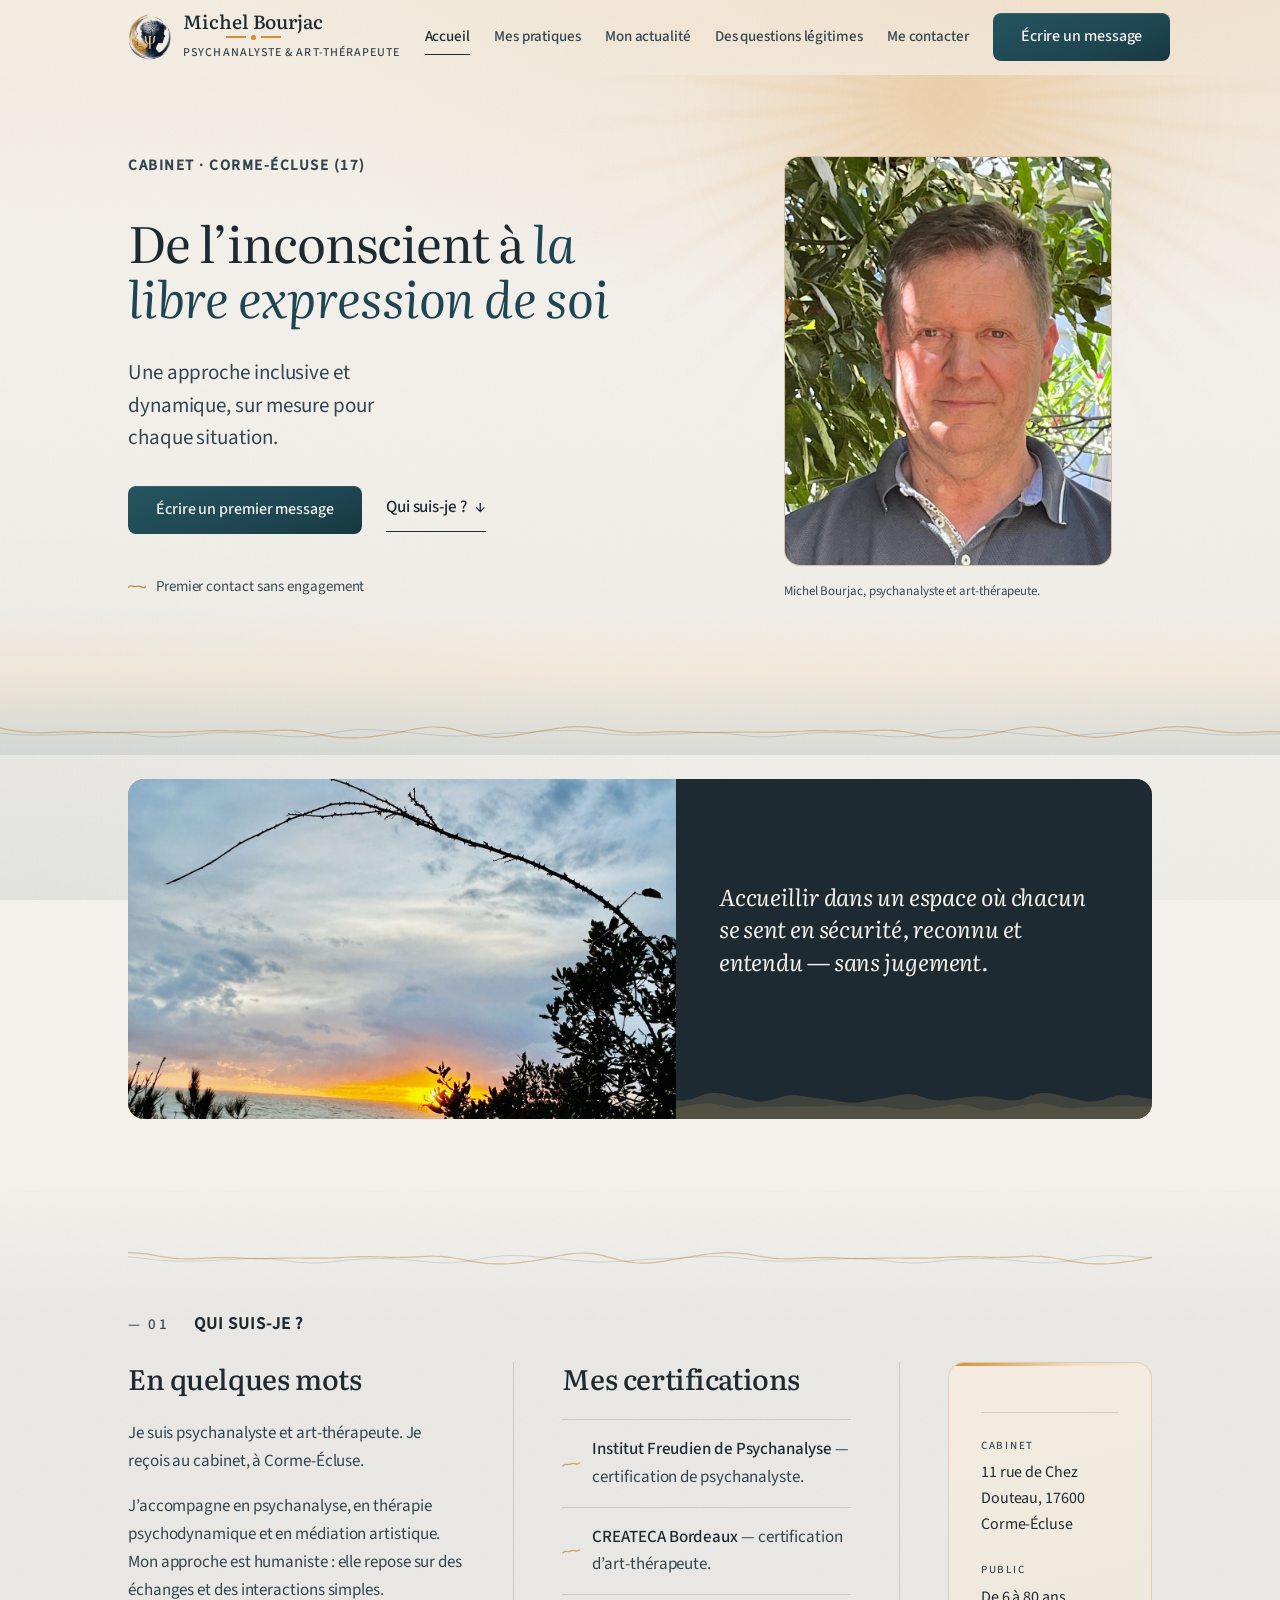
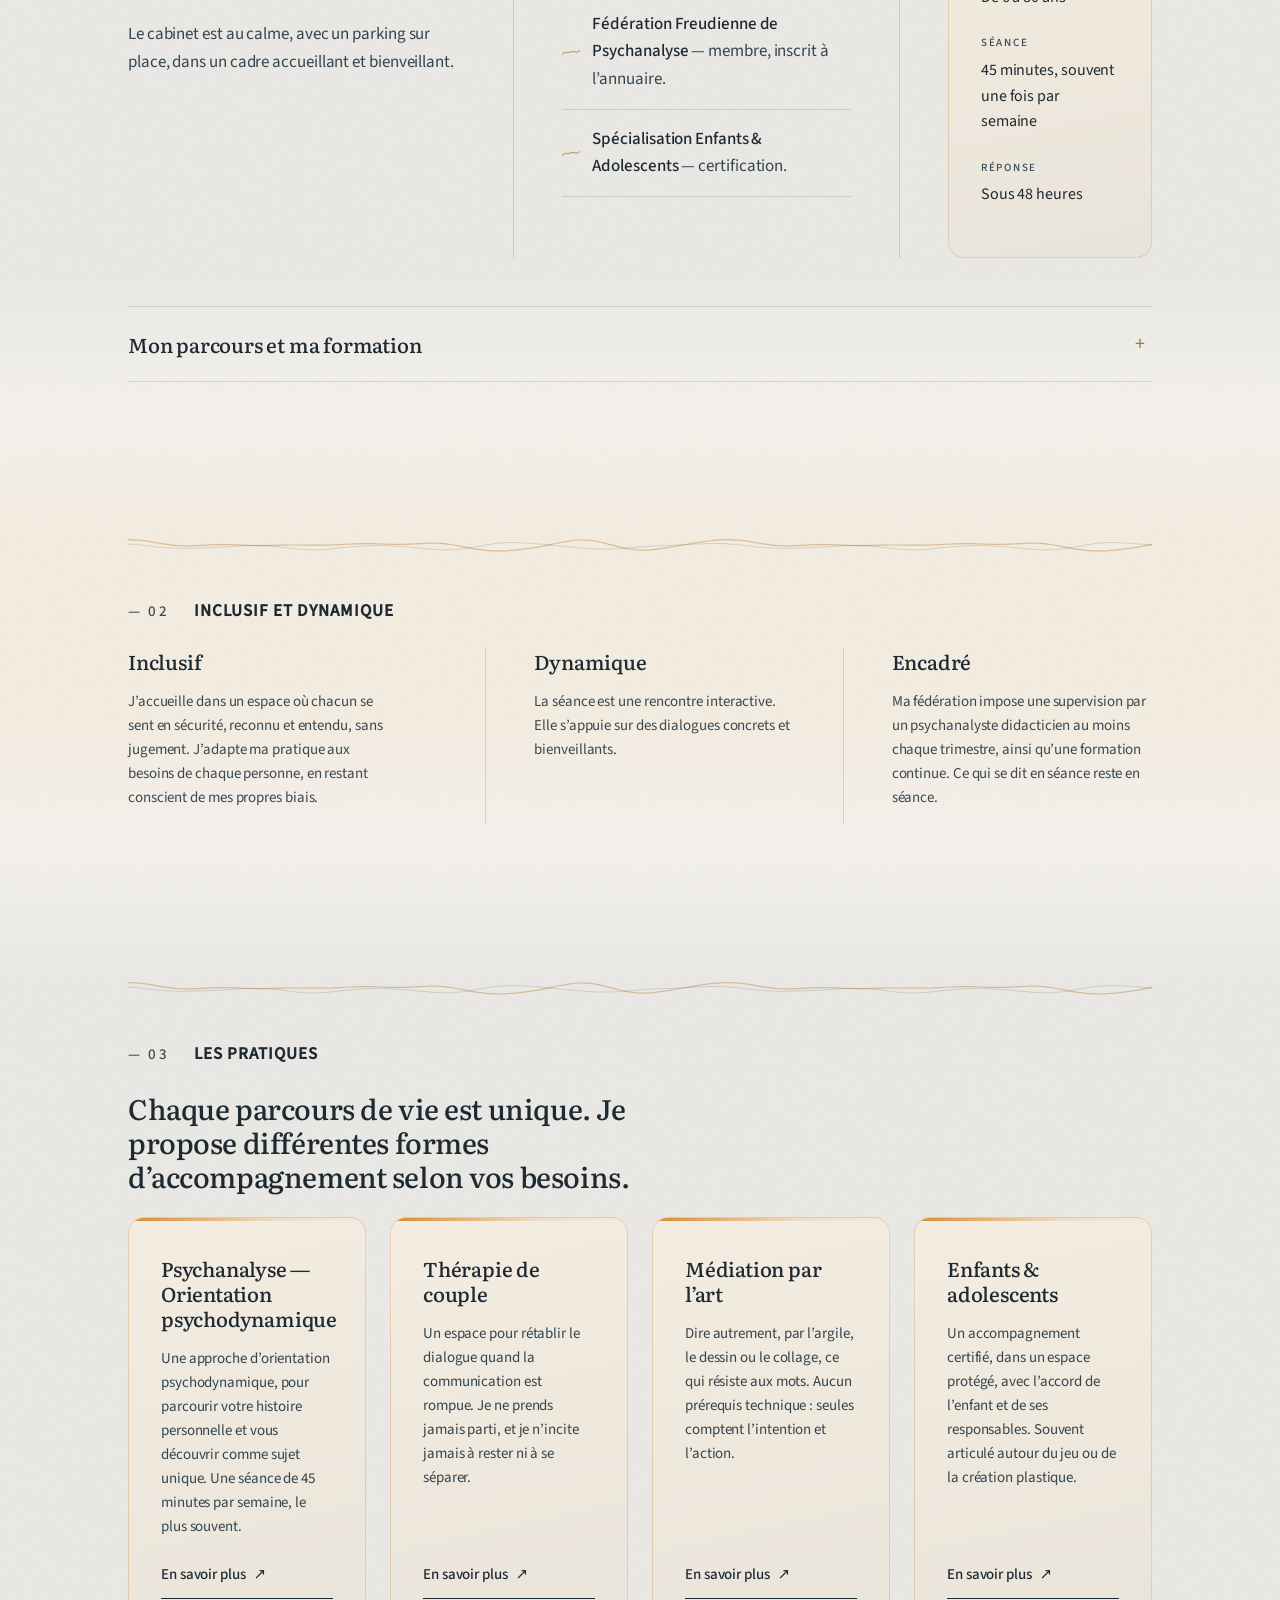
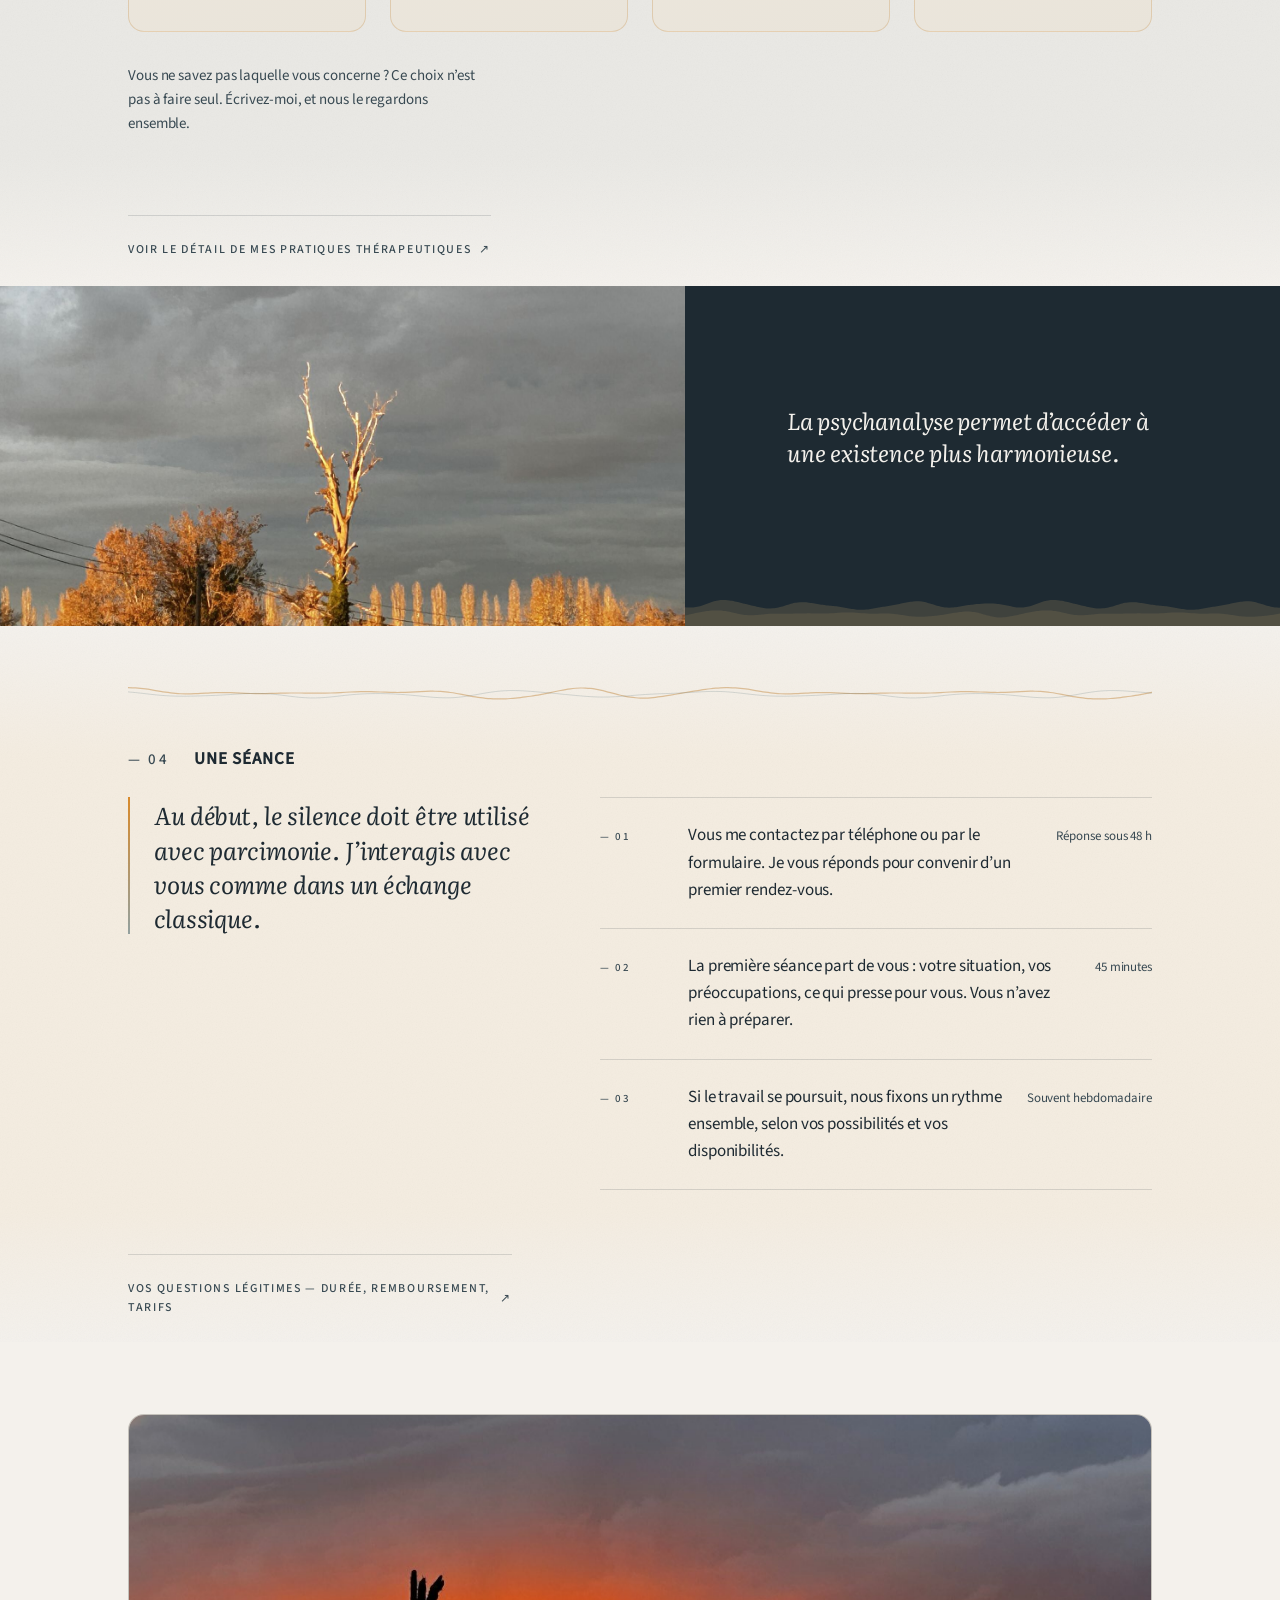
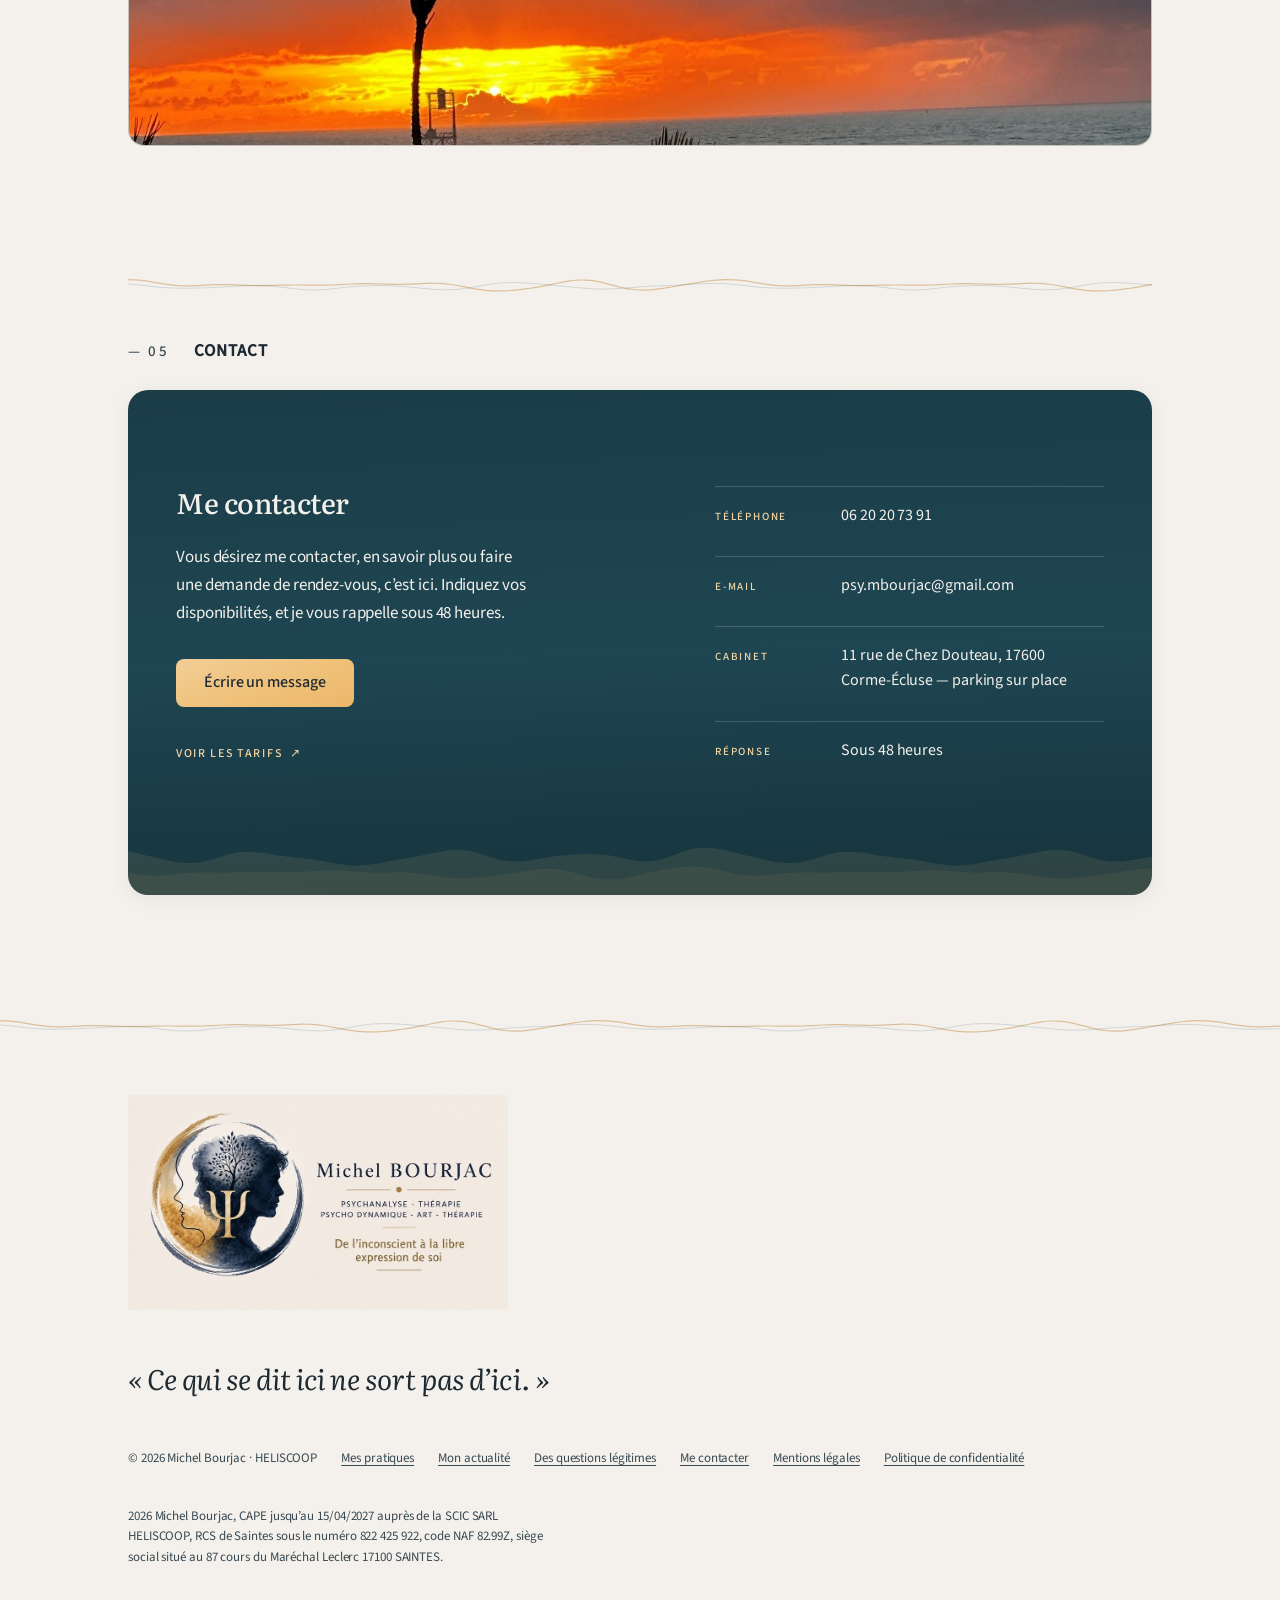
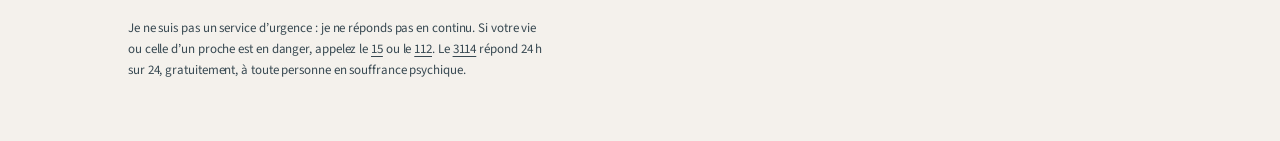
<file: index.html>
<!DOCTYPE html>
<html lang="fr">
<head>
  <meta charset="UTF-8">
  <meta name="viewport" content="width=device-width, initial-scale=1">
  <title>Michel Bourjac — Psychanalyste &amp; Art-thérapeute à Corme-Écluse (17)</title>
  <meta name="description" content="Michel Bourjac, psychanalyste et art-thérapeute certifié à Corme-Écluse (17). Une approche inclusive et sur mesure. Premier contact sans engagement.">
  <meta property="og:title" content="Michel Bourjac — Psychanalyste &amp; Art-thérapeute">
  <meta property="og:description" content="De l'inconscient à la libre expression de soi. Cabinet à Corme-Écluse (17). Réponse sous 48 heures.">
  <meta property="og:type" content="website">
  <meta property="og:url" content="https://michelbourjac.fr/">
  <meta property="og:locale" content="fr_FR">
  <link rel="canonical" href="https://michelbourjac.fr/">

  <!-- Polices auto-hébergées — aucune requête vers Google, aucune IP visiteur transmise.
       Fichiers produits par outils/telecharger-polices.ps1 -->
  <link rel="icon" href="assets/img/favicon/favicon.ico" sizes="any">
  <link rel="icon" type="image/png" sizes="32x32" href="assets/img/favicon/favicon-32x32.png">
  <link rel="icon" type="image/png" sizes="16x16" href="assets/img/favicon/favicon-16x16.png">
  <link rel="apple-touch-icon" sizes="180x180" href="assets/img/favicon/apple-touch-icon.png">
  <link rel="icon" type="image/png" sizes="192x192" href="assets/img/favicon/favicon-192x192.png">
  <link rel="stylesheet" href="assets/css/fonts.css">

  <!-- DS CARYON (squelette intact) puis peau Michel -->
  <link rel="stylesheet" href="assets/css/ds/styles.css">
  <link rel="stylesheet" href="assets/css/michel.css?v=20260828b">
  <link rel="stylesheet" href="assets/css/maree-haute.css">

  <script type="application/ld+json">
  {
    "@context": "https://schema.org",
    "@graph": [
      {
        "@type": "Person",
        "@id": "https://michelbourjac.fr/#michel",
        "name": "Michel Bourjac",
        "jobTitle": "Psychanalyste et art-thérapeute",
        "url": "https://michelbourjac.fr/",
        "telephone": "+33620207391",
        "knowsLanguage": "fr",
        "memberOf": { "@type": "Organization", "name": "Fédération Freudienne de Psychanalyse" },
        "alumniOf": [
          { "@type": "Organization", "name": "Institut Freudien de Psychanalyse" },
          { "@type": "Organization", "name": "CREATECA Bordeaux" }
        ],
        "worksFor": { "@id": "https://michelbourjac.fr/#cabinet" }
      },
      {
        "@type": "LocalBusiness",
        "@id": "https://michelbourjac.fr/#cabinet",
        "name": "Michel Bourjac — Psychanalyste & Art-thérapeute",
        "url": "https://michelbourjac.fr/",
        "telephone": "+33620207391",
        "email": "psy.mbourjac@gmail.com",
        "priceRange": "40€–90€",
        "address": {
          "@type": "PostalAddress",
          "streetAddress": "11 rue de Chez Douteau",
          "addressLocality": "Corme-Écluse",
          "postalCode": "17600",
          "addressRegion": "Charente-Maritime",
          "addressCountry": "FR"
        },
        "areaServed": {
          "@type": "AdministrativeArea",
          "name": "Charente-Maritime (17)"
        },
        "parentOrganization": {
          "@type": "Organization",
          "name": "HELISCOOP",
          "identifier": {
            "@type": "PropertyValue",
            "name": "RCS Saintes",
            "value": "822 425 922"
          }
        }
      }
    ]
  }
  </script>
</head>
<body>
  <a class="skip-link" href="#main">Aller au contenu principal</a>

  <!-- ═══ Header collant ═══ -->
  <header class="site-header">
    <div class="shell bar">
      <a class="brand" href="index.html" aria-label="Michel Bourjac — retour à l'accueil">
        <img class="brand-logo" src="assets/img/logo-michel-bourjac-embleme-transparent.png" alt="" width="300" height="320">
        <span class="brand-text">
          <span class="name-block">
            <span class="name">Michel Bourjac</span>
            <span class="brand-sep" aria-hidden="true"><span class="brand-sep-line"></span><span class="brand-sep-dot"></span><span class="brand-sep-line"></span></span>
          </span>
          <span class="tagline">Psychanalyste &amp; Art-thérapeute</span>
        </span>
      </a>
      <button class="nav-toggle" type="button" aria-expanded="false" aria-controls="site-nav" aria-label="Menu">
        <span class="bars" aria-hidden="true"><span></span><span></span><span></span></span>
      </button>
      <nav class="site-nav" id="site-nav" aria-label="Navigation principale">
        <a href="index.html" aria-current="page">Accueil</a>
        <a href="pratiques.html">Mes pratiques</a>
        <a href="actualite.html">Mon actualité</a>
        <a href="questions.html">Des questions légitimes</a>
        <a href="contact.html">Me contacter</a>
        <a class="btn" href="contact.html#formulaire">Écrire un message</a>
      </nav>
      <a class="btn" href="contact.html#formulaire">Écrire un message</a>
    </div>
  </header>

  <main id="main">

    <!-- ═══ Hero ═══ -->
    <section class="hero" aria-labelledby="hero-title">
      <div class="sky" aria-hidden="true">
        <span class="rays"></span>
        <span class="orb"></span>
      </div>
      <div aria-hidden="true" class="horizon"></div>
      <div class="shell hero-grid">
        <div class="hero-copy">
          <p class="t-label reveal">Cabinet · Corme-Écluse (17)</p>
          <h1 id="hero-title" class="m-h1 reveal" style="--reveal-delay: 80ms;">
            De l&rsquo;inconscient à <em class="accent">la libre expression de&nbsp;soi</em>
          </h1>
          <p class="m-chapo reveal" style="--reveal-delay: 160ms;">
            Une approche inclusive et dynamique, sur mesure pour chaque situation.
          </p>
          <div class="hero-actions reveal" style="--reveal-delay: 240ms;">
            <a class="btn" href="contact.html#formulaire">Écrire un premier message</a>
            <a class="cta-link" href="#qui-suis-je">Qui suis-je&nbsp;? <span class="arr" aria-hidden="true">↓</span></a>
            <p class="status-pill">
              <span class="dot" aria-hidden="true"></span>
              <span class="txt">Premier contact sans engagement</span>
            </p>
          </div>
        </div>
        <figure class="reveal" style="--reveal-delay: 200ms;">
          <div class="portrait-frame">
            <img src="assets/img/michel-bourjac-portrait-exterieur.jpg" width="900" height="1125" loading="eager" decoding="async"
                 alt="Portrait de Michel Bourjac, psychanalyste et art-thérapeute, en extérieur.">
          </div>
          <figcaption class="t-caption figure-caption">Michel Bourjac, psychanalyste et art-thérapeute.</figcaption>
        </figure>
      </div>
    </section>

    <!-- ═══ Bandeau citation — photo de paysage incrustée (24/08),
         ton calme et sécurisant demandé par Michel ═══ -->
    <section class="section" aria-label="Citation">
      <div class="shell">
        <div class="band band--photo reveal">
          <div class="photo-media" style="background-image: url('assets/img/paysages/paysage-mer-securisant.jpg');"></div>
          <div class="legende">
            <blockquote class="quote">
              <p style="margin:0">Accueillir dans un espace où chacun se sent en sécurité, reconnu et entendu — sans jugement.</p>
            </blockquote>
          </div>
        </div>
      </div>
    </section>

    <!-- ═══ — 01 · Qui suis-je ? ═══ -->
    <section class="section band-wash band-wash--tide" id="qui-suis-je" aria-labelledby="h-qui">
      <div class="shell">
        <div class="section-head section--ruled reveal">
          <span class="num">— 01</span>
          <span class="label">Qui suis-je ?</span>
        </div>
        <div class="expertise-grid">
          <div class="col reveal">
            <h2 id="h-qui" class="m-h2">En quelques mots</h2>
            <div class="m-body">
              <p>Je suis psychanalyste et art-thérapeute. Je reçois au cabinet, à Corme-Écluse.</p>
              <p>J&rsquo;accompagne en psychanalyse, en thérapie psychodynamique et en médiation
                 artistique. Mon approche est humaniste : elle repose sur des échanges et des
                 interactions simples.</p>
              <p>Le cabinet est au calme, avec un parking sur place, dans un cadre accueillant
                 et bienveillant.</p>
            </div>
          </div>
          <div class="col reveal" style="--reveal-delay: 100ms;">
            <h2 class="m-h2">Mes certifications</h2>
            <ul class="ruled-list">
              <li><strong>Institut Freudien de Psychanalyse</strong> — certification de psychanalyste.</li>
              <li><strong>CREATECA Bordeaux</strong> — certification d&rsquo;art-thérapeute.</li>
              <li><strong>Fédération Freudienne de Psychanalyse</strong> — membre, inscrit à l&rsquo;annuaire.</li>
              <li><strong>Spécialisation Enfants &amp; Adolescents</strong> — certification.</li>
            </ul>
          </div>
          <aside class="col aside reveal" style="--reveal-delay: 200ms;" aria-label="Faits pratiques">
            <div class="card">
              <dl class="stat-grid" style="grid-template-columns: 1fr;">
                <div class="cell">
                  <dt>Cabinet</dt>
                  <dd>11 rue de Chez Douteau, 17600 Corme-Écluse</dd>
                </div>
                <div class="cell">
                  <dt>Public</dt>
                  <dd>De 6 à 80 ans</dd>
                </div>
                <div class="cell">
                  <dt>Séance</dt>
                  <dd>45 minutes, souvent une fois par semaine</dd>
                </div>
                <div class="cell">
                  <dt>Réponse</dt>
                  <dd>Sous 48 heures</dd>
                </div>
              </dl>
            </div>
          </aside>
        </div>

        <!-- Parcours détaillé — replié par défaut : la section reste courte,
             et qui veut le détail va le chercher. -->
        <div class="accordions parcours-acc reveal" style="--reveal-delay: 120ms;">
          <details class="acc" id="parcours">
            <summary>
              <span>Mon parcours et ma formation</span>
              <span class="sign" aria-hidden="true"></span>
            </summary>
            <div class="acc-body">
              <p>Dès mes premières confrontations avec les aléas de la vie, j&rsquo;ai été poussé
                 à explorer les mécanismes de la pensée humaine, les racines de nos difficultés
                 comme de notre bonheur. Mon expérience de trente ans en tant que manager dans
                 l&rsquo;industrie m&rsquo;a permis de constater les limites des techniques de
                 persuasion et de coaching face aux réalités intimes et aux obstacles personnels
                 de chacun.</p>

              <h3 class="m-h3">Ma formation</h3>
              <p>Ma formation s&rsquo;est déroulée à l&rsquo;Institut Freudien de Psychanalyse à Pau,
                 puis à Bordeaux, sous l&rsquo;égide de l&rsquo;Institut Freudien de Psychanalyse
                 Nîmois. J&rsquo;ai bénéficié d&rsquo;un cursus complet, alliant théorie et pratique,
                 complété par une analyse personnelle et didactique sur plusieurs années. Avec la
                 soutenance d&rsquo;un mémoire, cette démarche constitue une exigence réglementaire
                 pour l&rsquo;obtention du titre de «&nbsp;psychanalyste&nbsp;», me permettant ainsi
                 de devenir membre de l&rsquo;IFP<sup><a href="#note-ifp" id="renvoi-ifp"
                 aria-label="Voir la note sur le sigle IFP">*</a></sup>. Ma pratique est encadrée
                 par un Code de Déontologie strict, garantissant un accompagnement respectueux et
                 éthique de mes patients.</p>

              <h3 class="m-h3">Ma formation continue</h3>
              <p>En tant que membre de la Fédération Freudienne de Psychanalyse, je poursuis mon
                 engagement dans la formation continue, participant régulièrement à des séminaires
                 et à des colloques multidisciplinaires. Bien que ma formation soit ancrée dans la
                 pensée freudienne, elle s&rsquo;enrichit également des apports de nombreux
                 psychanalystes de renom tels que Mélanie Klein, D. Winnicott, W.R. Bion, A. Green,
                 R. Roussillon, J.M. Lacan, D. Anzieux&hellip;</p>

              <p class="t-caption note-sigle" id="note-ifp">
                * IFP : Institut Freudien de Psychanalyse.
                <a href="#renvoi-ifp" aria-label="Revenir au texte">↩</a>
              </p>
            </div>
          </details>
        </div>
      </div>
    </section>

    <!-- ═══ — 02 · Inclusif et dynamique ═══ -->
    <section class="section band-wash band-wash--sand" aria-labelledby="h-approche">
      <div class="shell">
        <div class="section-head section--ruled reveal">
          <span class="num">— 02</span>
          <span class="label">Inclusif et dynamique</span>
        </div>
        <h2 id="h-approche" class="sr-only">Une approche inclusive et dynamique</h2>
        <div class="engagements">
          <div class="col reveal">
            <h3 class="m-h3">Inclusif</h3>
            <p class="m-secondary" style="max-width:38ch">
              J&rsquo;accueille dans un espace où chacun se sent en sécurité, reconnu et entendu,
              sans jugement. J&rsquo;adapte ma pratique aux besoins de chaque personne, en restant
              conscient de mes propres biais.
            </p>
          </div>
          <div class="col reveal" style="--reveal-delay: 100ms;">
            <h3 class="m-h3">Dynamique</h3>
            <p class="m-secondary" style="max-width:38ch">
              La séance est une rencontre interactive. Elle s&rsquo;appuie sur des dialogues concrets
              et bienveillants.
            </p>
          </div>
          <div class="col reveal" style="--reveal-delay: 200ms;">
            <h3 class="m-h3">Encadré</h3>
            <p class="m-secondary" style="max-width:38ch">
              Ma fédération impose une supervision par un psychanalyste didacticien au moins
              chaque trimestre, ainsi qu&rsquo;une formation continue. Ce qui se dit en séance
              reste en séance.
            </p>
          </div>
        </div>
      </div>
    </section>

    <!-- ═══ — 03 · Les pratiques ═══ -->
    <section class="section band-wash band-wash--tide" id="pratiques" aria-labelledby="h-pratiques">
      <div class="shell">
        <div class="section-head section--ruled reveal">
          <span class="num">— 03</span>
          <span class="label">Les pratiques</span>
        </div>
        <h2 id="h-pratiques" class="m-h2 reveal" style="max-width:34ch">
          Chaque parcours de vie est unique. Je propose différentes formes
          d&rsquo;accompagnement selon vos besoins.
        </h2>
        <div class="pratiques-grid">
          <article class="card reveal">
            <h3 class="m-h3">Psychanalyse — Orientation psychodynamique</h3>
            <p>Une approche d&rsquo;orientation psychodynamique, pour parcourir votre histoire
               personnelle et vous découvrir comme sujet unique. Une séance de 45 minutes
               par semaine, le plus souvent.</p>
            <a class="cta-link" href="pratiques.html#psychanalyse">En savoir plus <span class="arr" aria-hidden="true">↗</span></a>
          </article>
          <article class="card reveal" style="--reveal-delay: 80ms;">
            <h3 class="m-h3">Thérapie de couple</h3>
            <p>Un espace pour rétablir le dialogue quand la communication est rompue.
               Je ne prends jamais parti, et je n&rsquo;incite jamais à rester ni à se séparer.</p>
            <a class="cta-link" href="pratiques.html#couple">En savoir plus <span class="arr" aria-hidden="true">↗</span></a>
          </article>
          <article class="card reveal" style="--reveal-delay: 160ms;">
            <h3 class="m-h3">Médiation par l&rsquo;art</h3>
            <p>Dire autrement, par l&rsquo;argile, le dessin ou le collage, ce qui résiste aux mots.
               Aucun prérequis technique : seules comptent l&rsquo;intention et l&rsquo;action.</p>
            <a class="cta-link" href="pratiques.html#art">En savoir plus <span class="arr" aria-hidden="true">↗</span></a>
          </article>
          <article class="card reveal" style="--reveal-delay: 240ms;">
            <h3 class="m-h3">Enfants &amp; adolescents</h3>
            <p>Un accompagnement certifié, dans un espace protégé, avec l&rsquo;accord de l&rsquo;enfant
               et de ses responsables. Souvent articulé autour du jeu ou de la création plastique.</p>
            <a class="cta-link" href="pratiques.html#enfants">En savoir plus <span class="arr" aria-hidden="true">↗</span></a>
          </article>
        </div>
        <p class="m-secondary reveal" style="margin-top: var(--l); max-width: 52ch;">
          Vous ne savez pas laquelle vous concerne ? Ce choix n&rsquo;est pas à faire seul.
          Écrivez-moi, et nous le regardons ensemble.
        </p>
        <a class="cta-link cta-link--quiet passerelle-block" href="pratiques.html">
          Voir le détail de mes pratiques thérapeutiques <span class="arr" aria-hidden="true">↗</span>
        </a>
      </div>
    </section>

    <!-- ═══ Intercalaire — respiration plein largeur (24/08) ═══ -->
    <section class="intercalaire" aria-label="Citation">
      <div class="photo-media photo-media--align-bottom" style="background-image: url('assets/img/paysages/paysage-arbre-dore.jpg');"></div>
      <div class="legende">
        <blockquote class="quote">
          <p style="margin:0">La psychanalyse permet d&rsquo;accéder à une existence plus harmonieuse.</p>
        </blockquote>
      </div>
    </section>

    <!-- ═══ — 04 · Une séance ═══ -->
    <section class="section band-wash band-wash--sand" id="seance" aria-labelledby="h-seance">
      <div class="shell">
        <div class="section-head section--ruled reveal">
          <span class="num">— 04</span>
          <span class="label">Une séance</span>
        </div>
        <h2 id="h-seance" class="sr-only">Comment se passe une séance</h2>
        <div class="seance-grid">
          <blockquote class="quote reveal">
            <p style="margin:0">Au début, le silence doit être utilisé avec parcimonie. J&rsquo;interagis
              avec vous comme dans un échange classique.</p>
          </blockquote>
          <ol class="steps reveal" style="--reveal-delay: 120ms;">
            <li>
              <span class="num" aria-hidden="true">— 01</span>
              <span class="desc">Vous me contactez par téléphone ou par le formulaire. Je vous réponds
                pour convenir d&rsquo;un premier rendez-vous.</span>
              <span class="dur">Réponse sous 48 h</span>
            </li>
            <li>
              <span class="num" aria-hidden="true">— 02</span>
              <span class="desc">La première séance part de vous : votre situation, vos préoccupations,
                ce qui presse pour vous. Vous n&rsquo;avez rien à préparer.</span>
              <span class="dur">45 minutes</span>
            </li>
            <li>
              <span class="num" aria-hidden="true">— 03</span>
              <span class="desc">Si le travail se poursuit, nous fixons un rythme ensemble, selon vos
                possibilités et vos disponibilités.</span>
              <span class="dur">Souvent hebdomadaire</span>
            </li>
          </ol>
        </div>
        <a class="cta-link cta-link--quiet passerelle-block" href="questions.html">
          Vos questions légitimes — durée, remboursement, tarifs <span class="arr" aria-hidden="true">↗</span>
        </a>
      </div>
    </section>

    <!-- ═══ Fenêtre photo — respiration entre les sections ═══ -->
    <section class="section" aria-hidden="true">
      <div class="shell">
        <div class="photo-window reveal">
          <img src="assets/img/paysages/paysage-coucher-soleil-1.jpg" width="1386" height="1040"
               loading="lazy" decoding="async" alt="">
        </div>
      </div>
    </section>

    <!-- ═══ — 05 · Contact ═══ -->
    <section class="section" id="contact" aria-labelledby="h-contact">
      <div class="shell">
        <div class="section-head section--ruled reveal">
          <span class="num">— 05</span>
          <span class="label">Contact</span>
        </div>
        <div class="dark-panel reveal">
          <div aria-hidden="true" class="glow"></div>
          <div class="inner contact-grid">
            <div>
              <h2 id="h-contact" class="m-h2">Me contacter</h2>
              <p style="max-width:44ch; color: var(--surface); font-size:17px; line-height:1.65;">
                Vous désirez me contacter, en savoir plus ou faire une demande de rendez-vous,
                c&rsquo;est ici. Indiquez vos disponibilités, et je vous rappelle sous 48 heures.
              </p>
              <div class="contact-actions">
                <a class="btn btn--on-dark" href="contact.html">Écrire un message</a>
                <a class="cta-link cta-link--quiet" href="questions.html#tarifs" style="color: var(--accent-on-dark-text);">
                  Voir les tarifs <span class="arr" aria-hidden="true">↗</span>
                </a>
              </div>
            </div>
            <dl class="contact-dl">
              <div>
                <dt>Téléphone</dt>
                <dd><a href="tel:+33620207391">06 20 20 73 91</a></dd>
              </div>
              <div>
                <dt>E-mail</dt>
                <dd><a href="mailto:psy.mbourjac@gmail.com">psy.mbourjac@gmail.com</a></dd>
              </div>
              <div>
                <dt>Cabinet</dt>
                <dd>11 rue de Chez Douteau, 17600 Corme-Écluse — parking sur place</dd>
              </div>
              <div>
                <dt>Réponse</dt>
                <dd>Sous 48 heures</dd>
              </div>
            </dl>
          </div>
        </div>
      </div>
    </section>
  </main>

  <!-- ═══ Footer ═══ -->
  <footer class="site-footer">
    <div class="shell inner">
      <img class="footer-logo" src="assets/img/logo-michel-bourjac-horizontal.jpg" width="900" height="509" loading="lazy" decoding="async" alt="Michel Bourjac — Psychanalyse, thérapie psychodynamique, art-thérapie">
      <p class="footer-thought">« Ce qui se dit ici ne sort pas d&rsquo;ici. »</p>
      <nav class="footer-legal" aria-label="Navigation de pied de page">
        <span>© 2026 Michel Bourjac · HELISCOOP</span>
        <a href="pratiques.html">Mes pratiques</a>
        <a href="actualite.html">Mon actualité</a>
        <a href="questions.html">Des questions légitimes</a>
        <a href="contact.html">Me contacter</a>
        <a href="mentions-legales.html">Mentions légales</a>
        <a href="confidentialite.html">Politique de confidentialité</a>
      </nav>
      <p class="footer-legal-mention">
        2026 Michel Bourjac, CAPE jusqu&rsquo;au 15/04/2027 auprès de la SCIC SARL HELISCOOP,
        RCS de Saintes sous le numéro 822 425 922, code NAF 82.99Z, siège social situé au
        87 cours du Maréchal Leclerc 17100 SAINTES.
      </p>
      <p class="footer-urgence">
        Je ne suis pas un service d&rsquo;urgence : je ne réponds pas en continu.
        Si votre vie ou celle d&rsquo;un proche est en danger, appelez le
        <a href="tel:15">15</a> ou le <a href="tel:112">112</a>.
        Le <a href="tel:3114">3114</a> répond 24 h sur 24, gratuitement, à toute
        personne en souffrance psychique.
      </p>
    </div>
  </footer>

  <script src="assets/js/main.js?v=20260818b" defer></script>
</body>
</html>
</file>
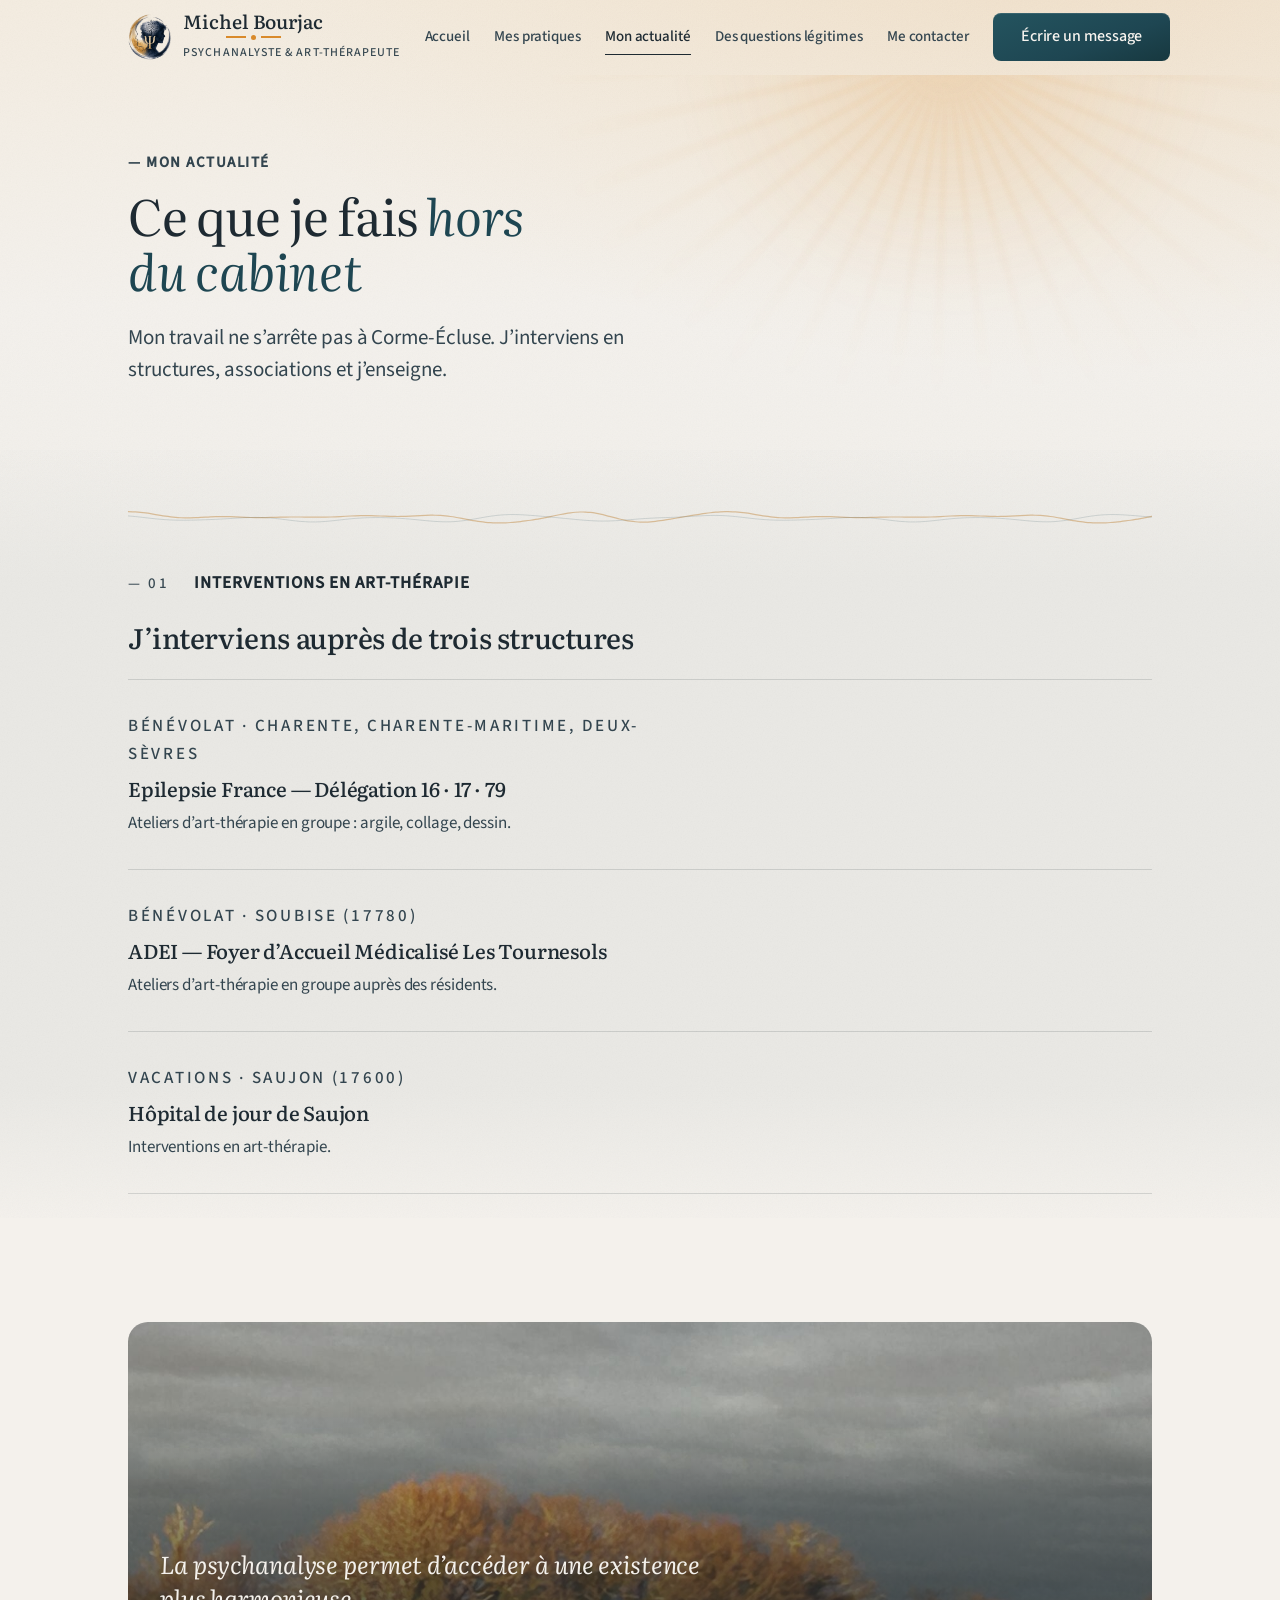
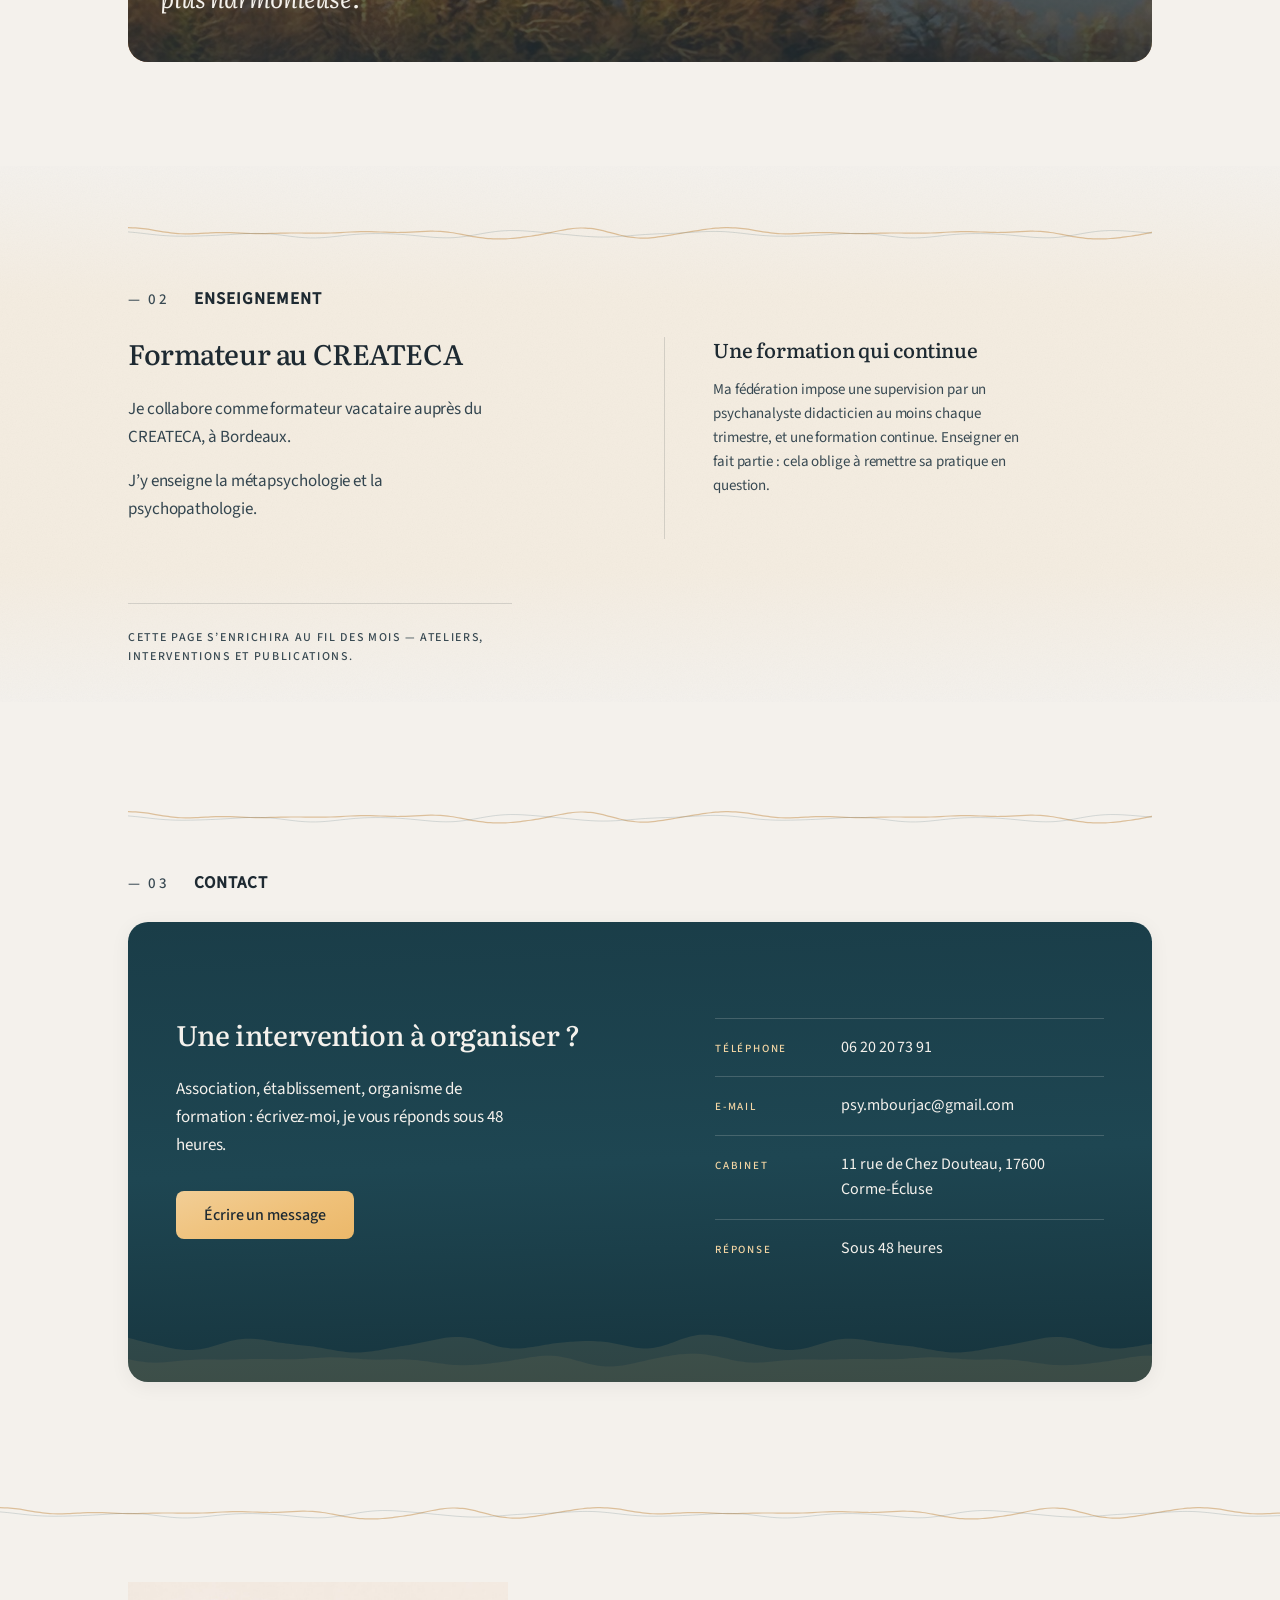
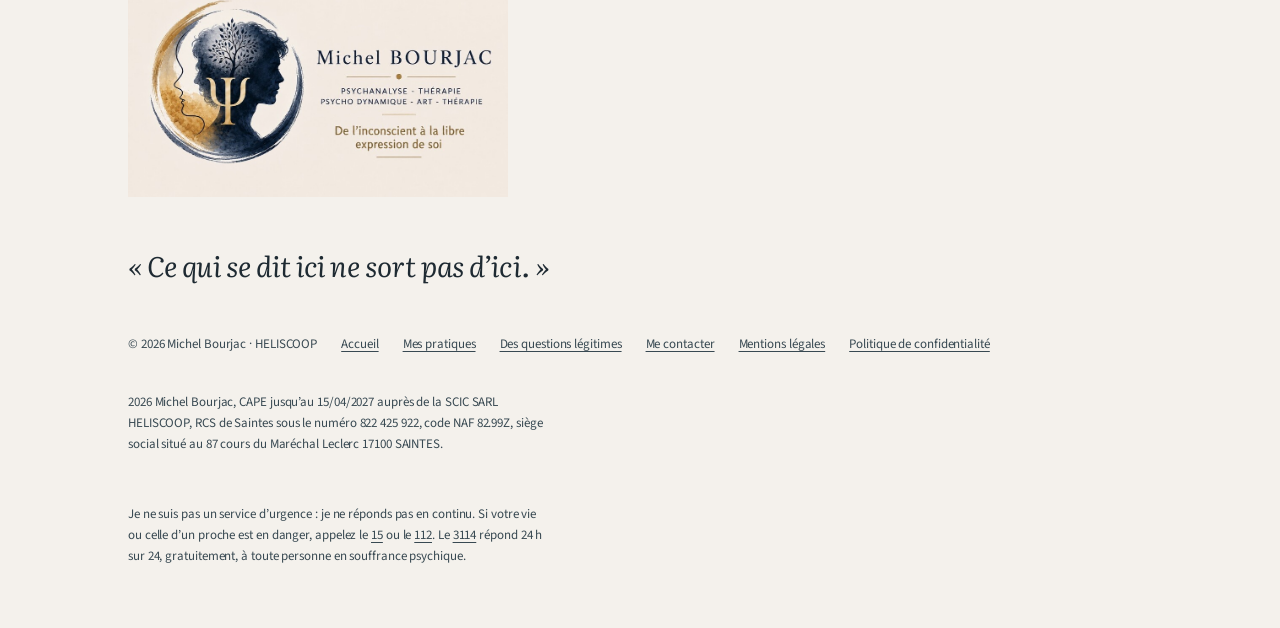
<file: actualite.html>
<!DOCTYPE html>
<html lang="fr">
<head>
  <meta charset="UTF-8">
  <meta name="viewport" content="width=device-width, initial-scale=1">
  <title>Mon actualité — interventions et formation | Michel Bourjac</title>
  <meta name="description" content="Interventions bénévoles en art-thérapie (Epilepsie France, ADEI) et formations au CREATECA Bordeaux : l'actualité de Michel Bourjac.">
  <meta property="og:title" content="Mon actualité — Michel Bourjac">
  <meta property="og:description" content="Interventions en art-thérapie, structures partenaires et enseignement.">
  <meta property="og:type" content="article">
  <meta property="og:url" content="https://michelbourjac.fr/actualite.html">
  <meta property="og:locale" content="fr_FR">
  <link rel="canonical" href="https://michelbourjac.fr/actualite.html">

  <!-- Polices auto-hébergées — aucune requête vers Google, aucune IP visiteur transmise.
       Fichiers produits par outils/telecharger-polices.ps1 -->
  <link rel="icon" href="assets/img/favicon/favicon.ico" sizes="any">
  <link rel="icon" type="image/png" sizes="32x32" href="assets/img/favicon/favicon-32x32.png">
  <link rel="icon" type="image/png" sizes="16x16" href="assets/img/favicon/favicon-16x16.png">
  <link rel="apple-touch-icon" sizes="180x180" href="assets/img/favicon/apple-touch-icon.png">
  <link rel="icon" type="image/png" sizes="192x192" href="assets/img/favicon/favicon-192x192.png">
  <link rel="stylesheet" href="assets/css/fonts.css">
  <link rel="stylesheet" href="assets/css/ds/styles.css">
  <link rel="stylesheet" href="assets/css/michel.css?v=20260828b">
  <link rel="stylesheet" href="assets/css/maree-haute.css">
</head>
<body>
  <a class="skip-link" href="#main">Aller au contenu principal</a>

  <header class="site-header">
    <div class="shell bar">
      <a class="brand" href="index.html" aria-label="Michel Bourjac — retour à l'accueil">
        <img class="brand-logo" src="assets/img/logo-michel-bourjac-embleme-transparent.png" alt="" width="300" height="320">
        <span class="brand-text">
          <span class="name-block">
            <span class="name">Michel Bourjac</span>
            <span class="brand-sep" aria-hidden="true"><span class="brand-sep-line"></span><span class="brand-sep-dot"></span><span class="brand-sep-line"></span></span>
          </span>
          <span class="tagline">Psychanalyste &amp; Art-thérapeute</span>
        </span>
      </a>
      <button class="nav-toggle" type="button" aria-expanded="false" aria-controls="site-nav" aria-label="Menu">
        <span class="bars" aria-hidden="true"><span></span><span></span><span></span></span>
      </button>
      <nav class="site-nav" id="site-nav" aria-label="Navigation principale">
        <a href="index.html">Accueil</a>
        <a href="pratiques.html">Mes pratiques</a>
        <a href="actualite.html" aria-current="page">Mon actualité</a>
        <a href="questions.html">Des questions légitimes</a>
        <a href="contact.html">Me contacter</a>
        <a class="btn" href="contact.html#formulaire">Écrire un message</a>
      </nav>
      <a class="btn" href="contact.html#formulaire">Écrire un message</a>
    </div>
  </header>

  <main id="main">

    <section class="page-head" aria-labelledby="page-title">
      <div class="sky" aria-hidden="true">
        <span class="rays"></span>
        <span class="orb"></span>
      </div>
      <div aria-hidden="true" class="horizon"></div>
      <div class="shell">
        <p class="t-label reveal">— Mon actualité</p>
        <h1 id="page-title" class="m-h1 reveal" style="--reveal-delay: 80ms;">
          Ce que je fais <em class="accent">hors du cabinet</em>
        </h1>
        <p class="m-chapo reveal" style="--reveal-delay: 160ms;">
          Mon travail ne s&rsquo;arrête pas à Corme-Écluse. J&rsquo;interviens en structures,
          associations et j&rsquo;enseigne.
        </p>
      </div>
    </section>

    <!-- ═══ — 01 · Interventions en art-thérapie ═══ -->
    <section class="section band-wash band-wash--tide" aria-labelledby="h-interventions">
      <div class="shell">
        <div class="section-head section--ruled reveal">
          <span class="num">— 01</span>
          <span class="label">Interventions en art-thérapie</span>
        </div>
        <h2 id="h-interventions" class="m-h2 reveal" style="max-width:30ch">
          J&rsquo;interviens auprès de trois structures
        </h2>
        <ul class="entries reveal">
          <li>
            <p class="t-label meta">Bénévolat · Charente, Charente-Maritime, Deux-Sèvres</p>
            <h3 class="m-h3">Epilepsie France — Délégation 16 · 17 · 79</h3>
            <p>Ateliers d&rsquo;art-thérapie en groupe : argile, collage, dessin.</p>
          </li>
          <li>
            <p class="t-label meta">Bénévolat · Soubise (17780)</p>
            <h3 class="m-h3">ADEI — Foyer d&rsquo;Accueil Médicalisé Les Tournesols</h3>
            <p>Ateliers d&rsquo;art-thérapie en groupe auprès des résidents.</p>
          </li>
          <li>
            <p class="t-label meta">Vacations · Saujon (17600)</p>
            <h3 class="m-h3">Hôpital de jour de Saujon</h3>
            <p>Interventions en art-thérapie.</p>
          </li>
        </ul>
      </div>
    </section>

    <!-- ═══ Photo-citation — respiration entre les sections (27/08) ═══ -->
    <section class="section" aria-label="Citation">
      <div class="shell">
        <div class="photo-quote reveal" style="background-image: url('assets/img/paysages/paysage-champ-dore.jpg');">
          <blockquote class="quote">
            <p style="margin:0">La psychanalyse permet d&rsquo;accéder à une existence plus harmonieuse.</p>
          </blockquote>
        </div>
      </div>
    </section>

    <!-- ═══ — 02 · Enseignement ═══ -->
    <section class="section band-wash band-wash--sand" aria-labelledby="h-enseignement">
      <div class="shell">
        <div class="section-head section--ruled reveal">
          <span class="num">— 02</span>
          <span class="label">Enseignement</span>
        </div>
        <div class="two-col">
          <div class="col reveal">
            <h2 id="h-enseignement" class="m-h2">Formateur au CREATECA</h2>
            <div class="m-body">
              <p>Je collabore comme formateur vacataire auprès du CREATECA, à Bordeaux.</p>
              <p>J&rsquo;y enseigne la métapsychologie et la psychopathologie.</p>
            </div>
          </div>
          <div class="col reveal" style="--reveal-delay: 100ms;">
            <h3 class="m-h3">Une formation qui continue</h3>
            <p class="m-secondary" style="max-width:44ch">
              Ma fédération impose une supervision par un psychanalyste didacticien au moins
              chaque trimestre, et une formation continue. Enseigner en fait partie : cela oblige
              à remettre sa pratique en question.
            </p>
          </div>
        </div>

        <p class="passerelle-block">
          Cette page s&rsquo;enrichira au fil des mois — ateliers, interventions et publications.
        </p>
      </div>
    </section>

    <!-- ═══ — 03 · Contact ═══ -->
    <section class="section" aria-labelledby="h-contact">
      <div class="shell">
        <div class="section-head section--ruled reveal">
          <span class="num">— 03</span>
          <span class="label">Contact</span>
        </div>
        <div class="dark-panel reveal">
          <div aria-hidden="true" class="glow"></div>
          <div class="inner contact-grid">
            <div>
              <h2 id="h-contact" class="m-h2">Une intervention à organiser ?</h2>
              <p style="max-width:44ch; color: var(--surface); font-size:17px; line-height:1.65;">
                Association, établissement, organisme de formation : écrivez-moi, je vous
                réponds sous 48 heures.
              </p>
              <div class="contact-actions">
                <a class="btn btn--on-dark" href="contact.html">Écrire un message</a>
              </div>
            </div>
            <dl class="contact-dl">
              <div><dt>Téléphone</dt><dd><a href="tel:+33620207391">06 20 20 73 91</a></dd></div>
              <div><dt>E-mail</dt><dd><a href="mailto:psy.mbourjac@gmail.com">psy.mbourjac@gmail.com</a></dd></div>
              <div><dt>Cabinet</dt><dd>11 rue de Chez Douteau, 17600 Corme-Écluse</dd></div>
              <div><dt>Réponse</dt><dd>Sous 48 heures</dd></div>
            </dl>
          </div>
        </div>
      </div>
    </section>
  </main>

  <footer class="site-footer">
    <div class="shell inner">
      <img class="footer-logo" src="assets/img/logo-michel-bourjac-horizontal.jpg" width="900" height="509" loading="lazy" decoding="async" alt="Michel Bourjac — Psychanalyse, thérapie psychodynamique, art-thérapie">
      <p class="footer-thought">« Ce qui se dit ici ne sort pas d&rsquo;ici. »</p>
      <nav class="footer-legal" aria-label="Navigation de pied de page">
        <span>© 2026 Michel Bourjac · HELISCOOP</span>
        <a href="index.html">Accueil</a>
        <a href="pratiques.html">Mes pratiques</a>
        <a href="questions.html">Des questions légitimes</a>
        <a href="contact.html">Me contacter</a>
        <a href="mentions-legales.html">Mentions légales</a>
        <a href="confidentialite.html">Politique de confidentialité</a>
      </nav>
      <p class="footer-legal-mention">
        2026 Michel Bourjac, CAPE jusqu&rsquo;au 15/04/2027 auprès de la SCIC SARL HELISCOOP,
        RCS de Saintes sous le numéro 822 425 922, code NAF 82.99Z, siège social situé au
        87 cours du Maréchal Leclerc 17100 SAINTES.
      </p>
      <p class="footer-urgence">
        Je ne suis pas un service d&rsquo;urgence : je ne réponds pas en continu.
        Si votre vie ou celle d&rsquo;un proche est en danger, appelez le
        <a href="tel:15">15</a> ou le <a href="tel:112">112</a>.
        Le <a href="tel:3114">3114</a> répond 24 h sur 24, gratuitement, à toute
        personne en souffrance psychique.
      </p>
    </div>
  </footer>

  <script src="assets/js/main.js?v=20260818b" defer></script>
</body>
</html>
</file>
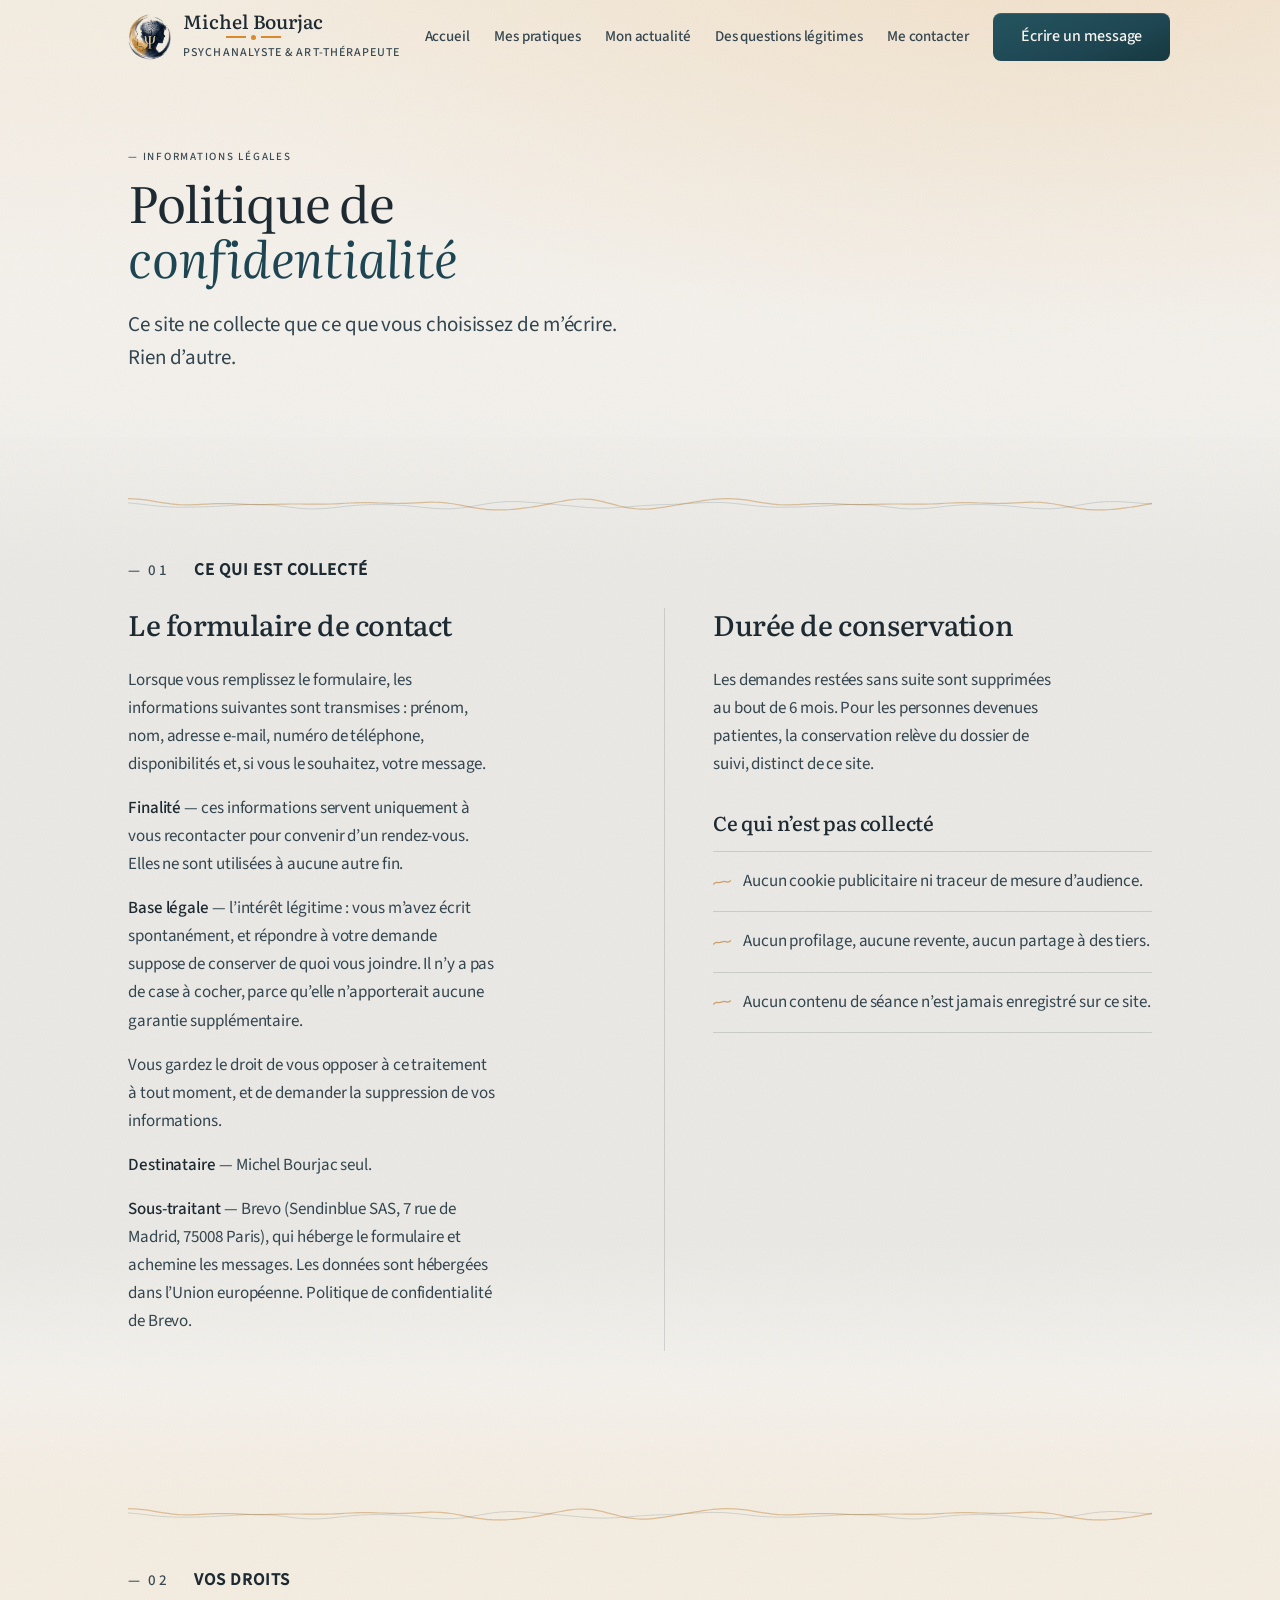
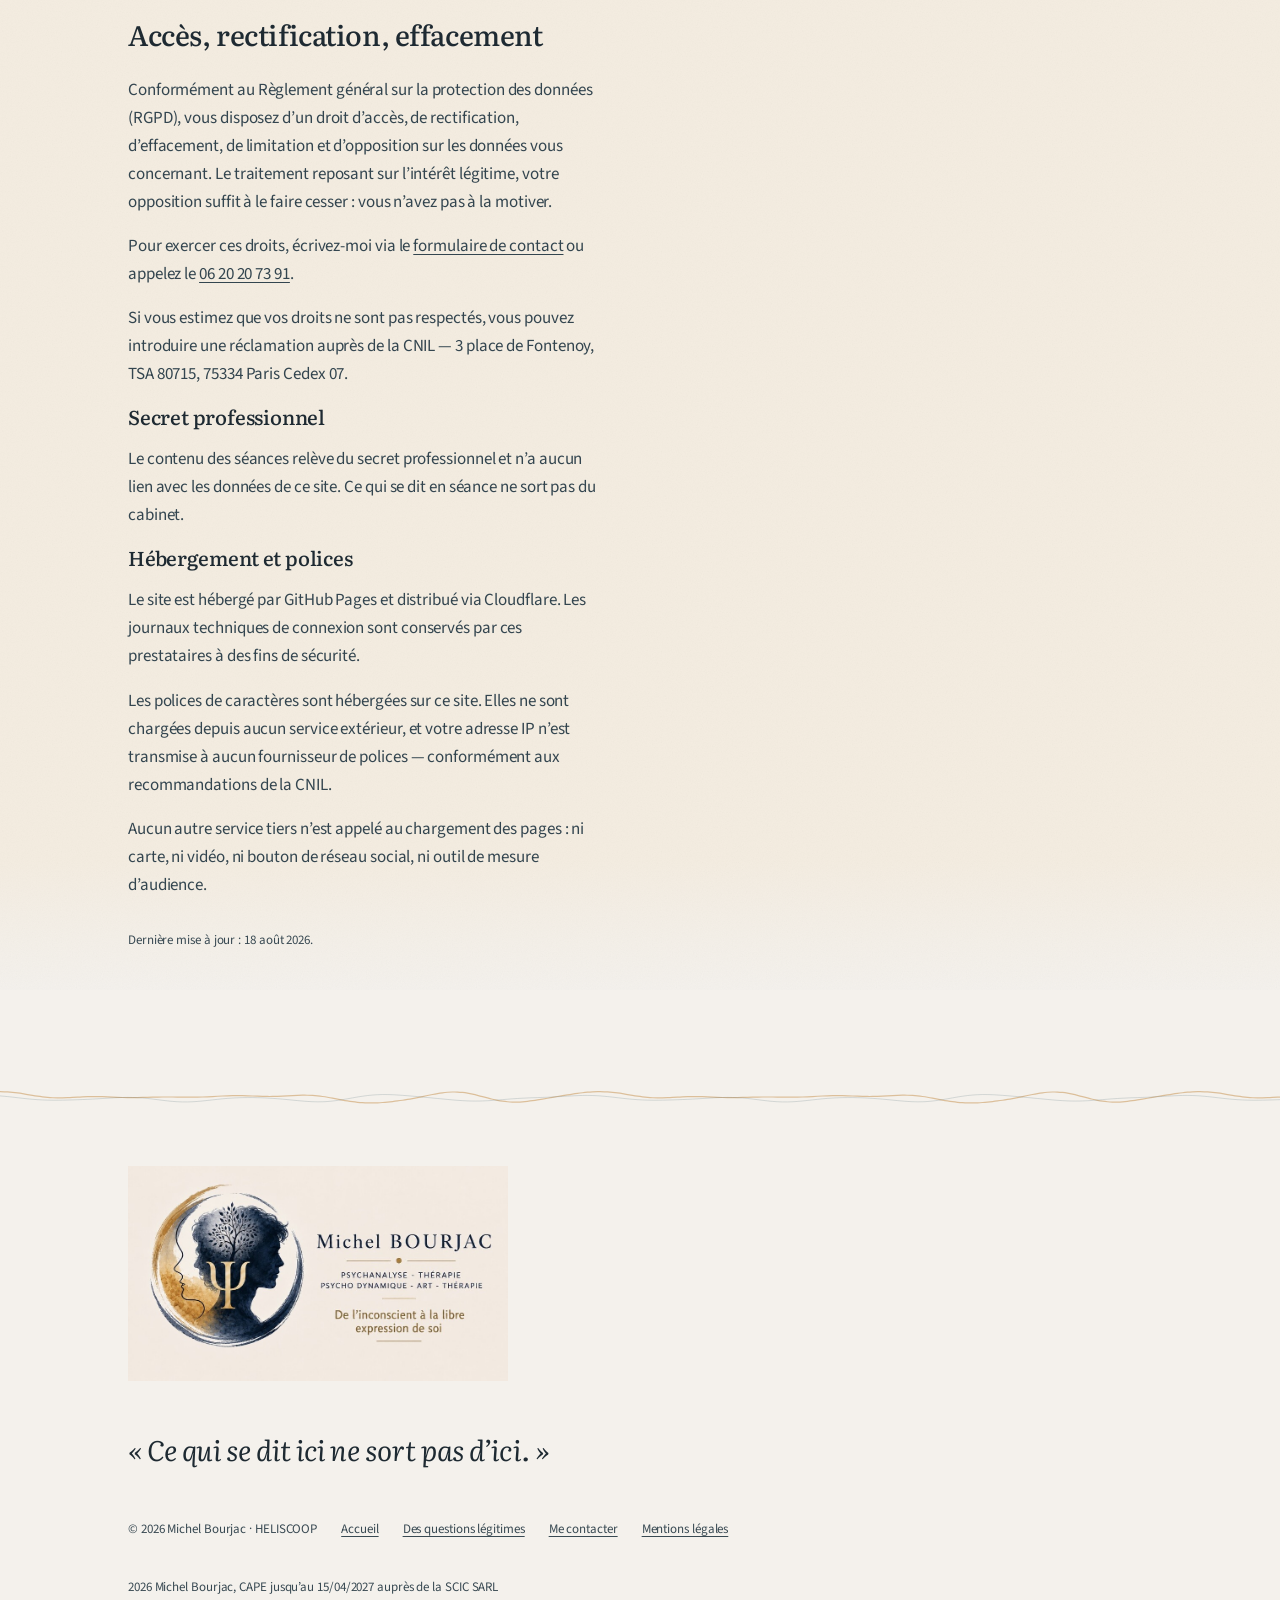
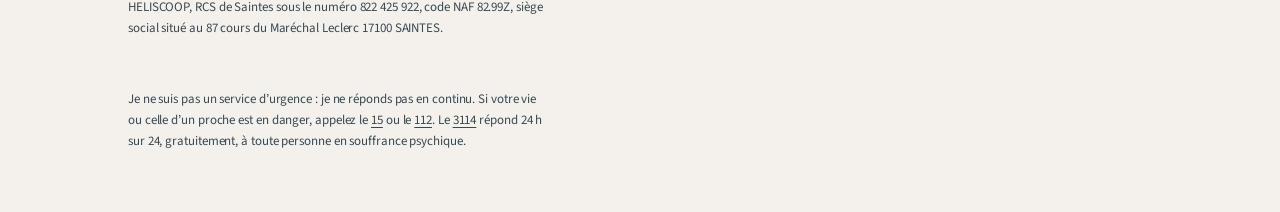
<file: confidentialite.html>
<!DOCTYPE html>
<html lang="fr">
<head>
  <meta charset="UTF-8">
  <meta name="viewport" content="width=device-width, initial-scale=1">
  <title>Politique de confidentialité — Michel Bourjac</title>
  <meta name="description" content="Comment sont traitées les données transmises via le formulaire de contact du site michelbourjac.fr.">
  <meta name="robots" content="noindex, follow">
  <link rel="canonical" href="https://michelbourjac.fr/confidentialite.html">

  <!-- Polices auto-hébergées — aucune requête vers Google, aucune IP visiteur transmise.
       Fichiers produits par outils/telecharger-polices.ps1 -->
  <link rel="icon" href="assets/img/favicon/favicon.ico" sizes="any">
  <link rel="icon" type="image/png" sizes="32x32" href="assets/img/favicon/favicon-32x32.png">
  <link rel="icon" type="image/png" sizes="16x16" href="assets/img/favicon/favicon-16x16.png">
  <link rel="apple-touch-icon" sizes="180x180" href="assets/img/favicon/apple-touch-icon.png">
  <link rel="icon" type="image/png" sizes="192x192" href="assets/img/favicon/favicon-192x192.png">
  <link rel="stylesheet" href="assets/css/fonts.css">
  <link rel="stylesheet" href="assets/css/ds/styles.css">
  <link rel="stylesheet" href="assets/css/michel.css?v=20260828b">
  <link rel="stylesheet" href="assets/css/maree-haute.css">
</head>
<body>
  <a class="skip-link" href="#main">Aller au contenu principal</a>

  <header class="site-header">
    <div class="shell bar">
      <a class="brand" href="index.html" aria-label="Michel Bourjac — retour à l'accueil">
        <img class="brand-logo" src="assets/img/logo-michel-bourjac-embleme-transparent.png" alt="" width="300" height="320">
        <span class="brand-text">
          <span class="name-block">
            <span class="name">Michel Bourjac</span>
            <span class="brand-sep" aria-hidden="true"><span class="brand-sep-line"></span><span class="brand-sep-dot"></span><span class="brand-sep-line"></span></span>
          </span>
          <span class="tagline">Psychanalyste &amp; Art-thérapeute</span>
        </span>
      </a>
      <button class="nav-toggle" type="button" aria-expanded="false" aria-controls="site-nav" aria-label="Menu">
        <span class="bars" aria-hidden="true"><span></span><span></span><span></span></span>
      </button>
      <nav class="site-nav" id="site-nav" aria-label="Navigation principale">
        <a href="index.html">Accueil</a>
        <a href="pratiques.html">Mes pratiques</a>
        <a href="actualite.html">Mon actualité</a>
        <a href="questions.html">Des questions légitimes</a>
        <a href="contact.html">Me contacter</a>
        <a class="btn" href="contact.html#formulaire">Écrire un message</a>
      </nav>
      <a class="btn" href="contact.html#formulaire">Écrire un message</a>
    </div>
  </header>

  <main id="main">
    <section class="page-head" aria-labelledby="page-title">
      <div class="shell">
        <p class="t-label">— Informations légales</p>
        <h1 id="page-title" class="m-h1">Politique de <em class="accent">confidentialité</em></h1>
        <p class="m-chapo">
          Ce site ne collecte que ce que vous choisissez de m&rsquo;écrire. Rien d&rsquo;autre.
        </p>
      </div>
    </section>

    <section class="section band-wash band-wash--tide" aria-labelledby="h-collecte">
      <div class="shell">
        <div class="section-head section--ruled">
          <span class="num">— 01</span>
          <span class="label">Ce qui est collecté</span>
        </div>
        <div class="two-col">
          <div class="col">
            <h2 id="h-collecte" class="m-h2">Le formulaire de contact</h2>
            <div class="m-body">
              <p>Lorsque vous remplissez le formulaire, les informations suivantes sont
                 transmises : prénom, nom, adresse e-mail, numéro de téléphone, disponibilités
                 et, si vous le souhaitez, votre message.</p>
              <p><strong>Finalité</strong> — ces informations servent uniquement à vous
                 recontacter pour convenir d&rsquo;un rendez-vous. Elles ne sont utilisées à aucune
                 autre fin.</p>
              <p><strong>Base légale</strong> — l&rsquo;intérêt légitime : vous m&rsquo;avez écrit
                 spontanément, et répondre à votre demande suppose de conserver de quoi
                 vous joindre. Il n&rsquo;y a pas de case à cocher, parce qu&rsquo;elle n&rsquo;apporterait
                 aucune garantie supplémentaire.</p>
              <p>Vous gardez le droit de vous opposer à ce traitement à tout moment, et de
                 demander la suppression de vos informations.</p>
              <p><strong>Destinataire</strong> — Michel Bourjac seul.</p>
              <!-- Adresse vérifiée le 12/08/2026. Le « 106 boulevard Haussmann » recopié
                   partout sur le web est obsolète depuis 2024 — même correction que sur
                   le dossier Béatrice (audit conformité du 11-12/08). -->
              <p><strong>Sous-traitant</strong> — Brevo (Sendinblue SAS, 7 rue de Madrid,
                 75008 Paris), qui héberge le formulaire et achemine les messages. Les données
                 sont hébergées dans l&rsquo;Union européenne.
                 <a href="https://www.brevo.com/fr/legal/privacypolicy/">Politique de
                 confidentialité de Brevo</a>.</p>
            </div>
          </div>
          <div class="col">
            <h2 class="m-h2">Durée de conservation</h2>
            <p class="m-body" style="max-width:44ch">
              Les demandes restées sans suite sont supprimées au bout de 6 mois.
              Pour les personnes devenues patientes, la conservation relève du dossier de suivi,
              distinct de ce site.
            </p>
            <h3 class="m-h3" style="margin-top: var(--l)">Ce qui n&rsquo;est pas collecté</h3>
            <ul class="ruled-list">
              <li>Aucun cookie publicitaire ni traceur de mesure d&rsquo;audience.</li>
              <li>Aucun profilage, aucune revente, aucun partage à des tiers.</li>
              <li>Aucun contenu de séance n&rsquo;est jamais enregistré sur ce site.</li>
            </ul>
          </div>
        </div>
      </div>
    </section>

    <section class="section band-wash band-wash--sand" aria-labelledby="h-droits">
      <div class="shell">
        <div class="section-head section--ruled">
          <span class="num">— 02</span>
          <span class="label">Vos droits</span>
        </div>
        <div class="m-body" style="max-width:60ch">
          <h2 id="h-droits" class="m-h2">Accès, rectification, effacement</h2>
          <p>Conformément au Règlement général sur la protection des données (RGPD), vous
             disposez d&rsquo;un droit d&rsquo;accès, de rectification, d&rsquo;effacement, de limitation et
             d&rsquo;opposition sur les données vous concernant. Le traitement reposant sur
             l&rsquo;intérêt légitime, votre opposition suffit à le faire cesser : vous n&rsquo;avez
             pas à la motiver.</p>
          <p>Pour exercer ces droits, écrivez-moi via le
             <a href="contact.html" style="text-decoration:underline; text-underline-offset:3px;">formulaire de contact</a>
             ou appelez le <a href="tel:+33620207391" style="text-decoration:underline; text-underline-offset:3px;">06 20 20 73 91</a>.</p>
          <p>Si vous estimez que vos droits ne sont pas respectés, vous pouvez introduire une
             réclamation auprès de la CNIL — 3 place de Fontenoy, TSA 80715, 75334 Paris Cedex 07.</p>

          <h3 class="m-h3">Secret professionnel</h3>
          <p>Le contenu des séances relève du secret professionnel et n&rsquo;a aucun lien avec les
             données de ce site. Ce qui se dit en séance ne sort pas du cabinet.</p>

          <h3 class="m-h3">Hébergement et polices</h3>
          <p>Le site est hébergé par GitHub Pages et distribué via Cloudflare. Les journaux
             techniques de connexion sont conservés par ces prestataires à des fins de sécurité.</p>
          <p>Les polices de caractères sont hébergées sur ce site. Elles ne sont chargées
             depuis aucun service extérieur, et votre adresse IP n&rsquo;est transmise à aucun
             fournisseur de polices — conformément aux recommandations de la CNIL.</p>
          <p>Aucun autre service tiers n&rsquo;est appelé au chargement des pages : ni carte,
             ni vidéo, ni bouton de réseau social, ni outil de mesure d&rsquo;audience.</p>

          <!-- Point relevé par l'audit conformité du dossier Béatrice (11-12/08) :
               une politique sans date de mise à jour ne permet pas au visiteur de
               savoir quelle version il lit. À réviser à chaque modification. -->
          <p class="t-caption" style="margin-top: var(--l)">Dernière mise à jour : 18 août 2026.</p>
        </div>
      </div>
    </section>
  </main>

  <footer class="site-footer">
    <div class="shell inner">
      <img class="footer-logo" src="assets/img/logo-michel-bourjac-horizontal.jpg" width="900" height="509" loading="lazy" decoding="async" alt="Michel Bourjac — Psychanalyse, thérapie psychodynamique, art-thérapie">
      <p class="footer-thought">« Ce qui se dit ici ne sort pas d&rsquo;ici. »</p>
      <nav class="footer-legal" aria-label="Navigation de pied de page">
        <span>© 2026 Michel Bourjac · HELISCOOP</span>
        <a href="index.html">Accueil</a>
        <a href="questions.html">Des questions légitimes</a>
        <a href="contact.html">Me contacter</a>
        <a href="mentions-legales.html">Mentions légales</a>
      </nav>
      <p class="footer-legal-mention">
        2026 Michel Bourjac, CAPE jusqu&rsquo;au 15/04/2027 auprès de la SCIC SARL HELISCOOP,
        RCS de Saintes sous le numéro 822 425 922, code NAF 82.99Z, siège social situé au
        87 cours du Maréchal Leclerc 17100 SAINTES.
      </p>
      <p class="footer-urgence">
        Je ne suis pas un service d&rsquo;urgence : je ne réponds pas en continu.
        Si votre vie ou celle d&rsquo;un proche est en danger, appelez le
        <a href="tel:15">15</a> ou le <a href="tel:112">112</a>.
        Le <a href="tel:3114">3114</a> répond 24 h sur 24, gratuitement, à toute
        personne en souffrance psychique.
      </p>
    </div>
  </footer>

  <script src="assets/js/main.js?v=20260818b" defer></script>
</body>
</html>
</file>
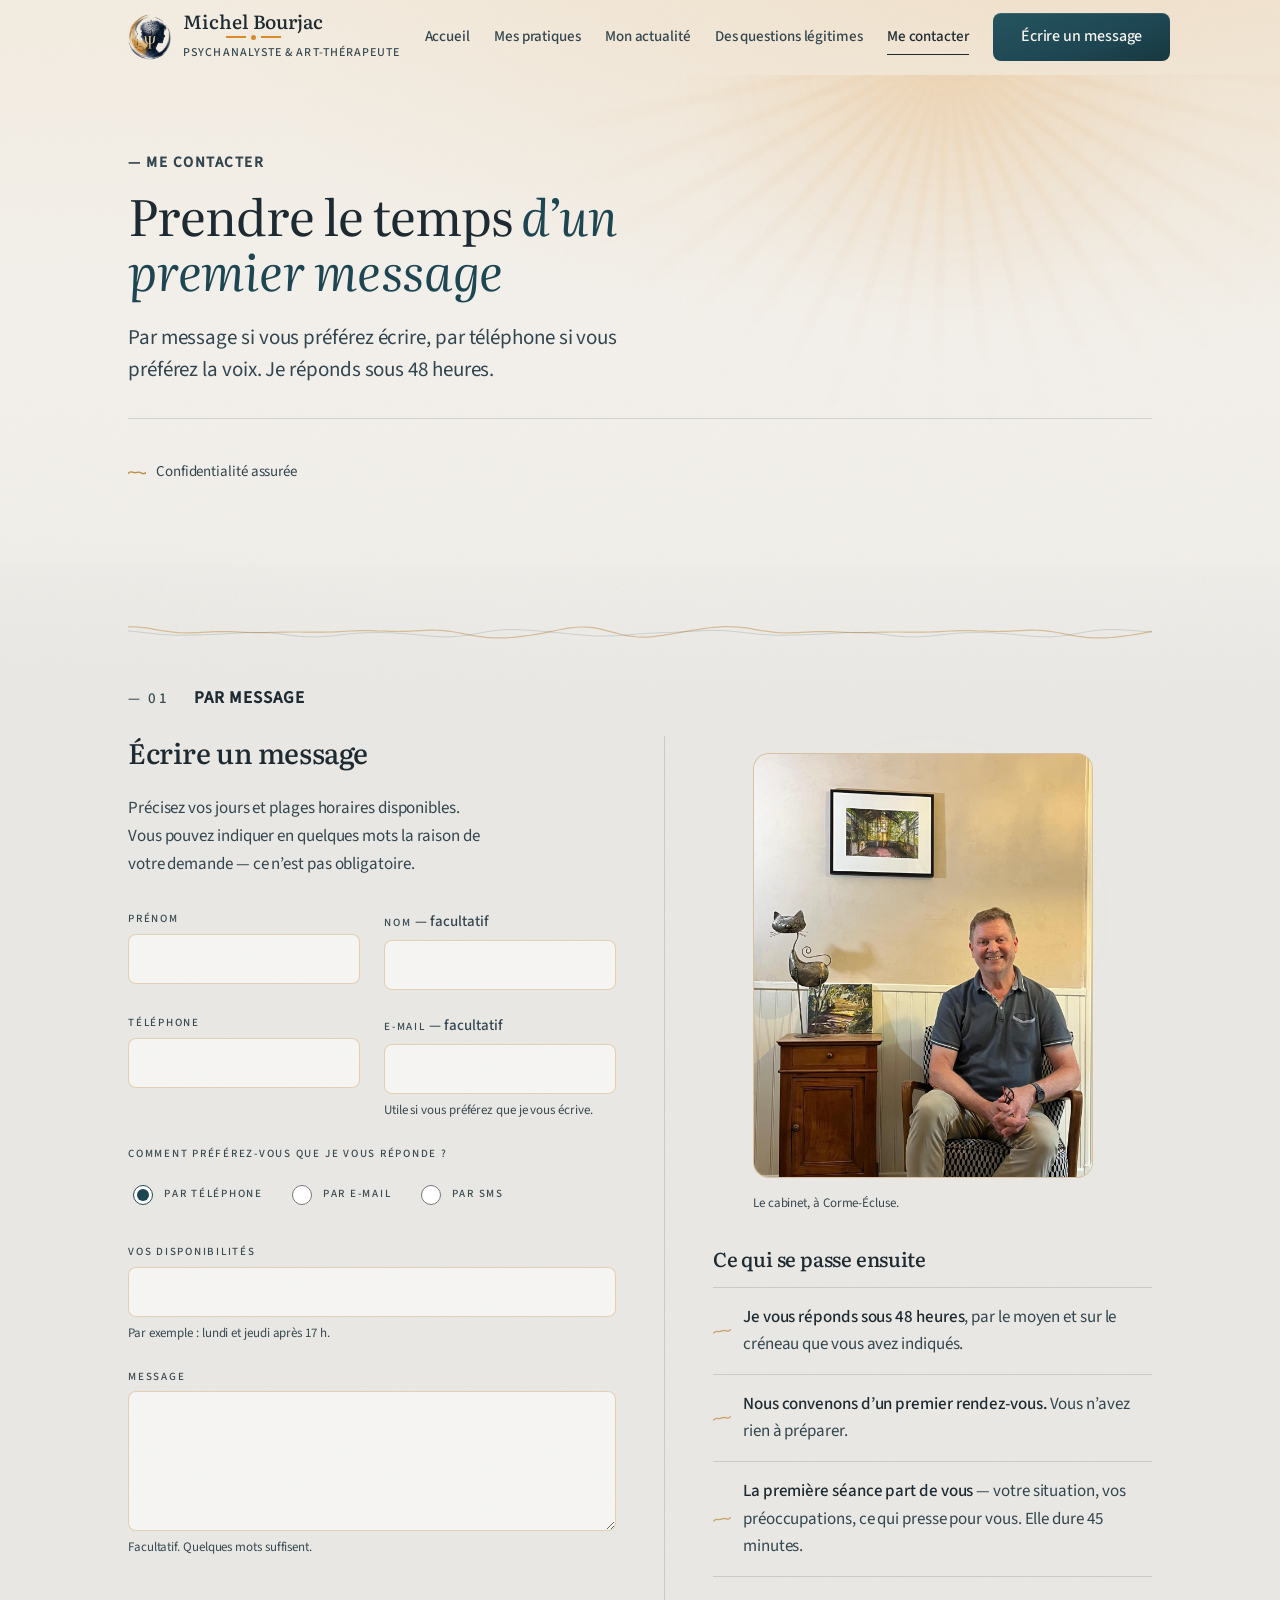
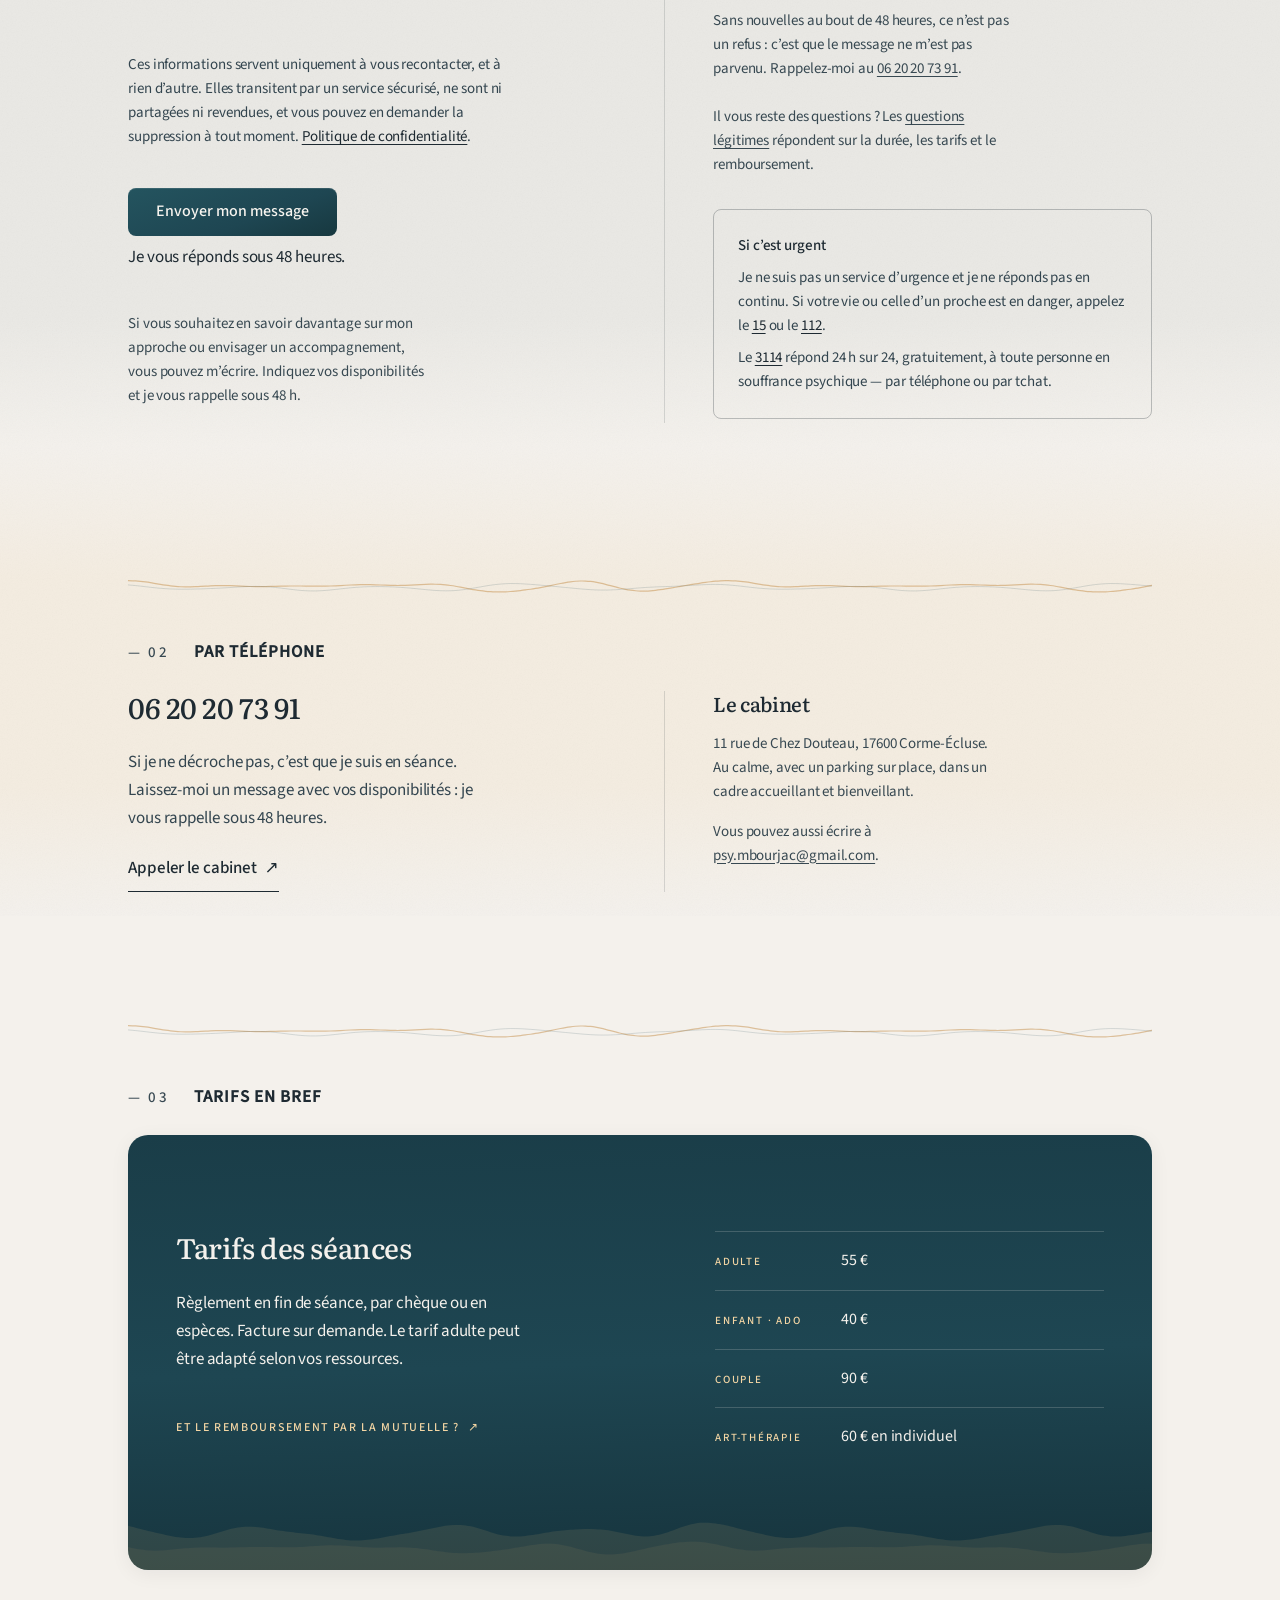
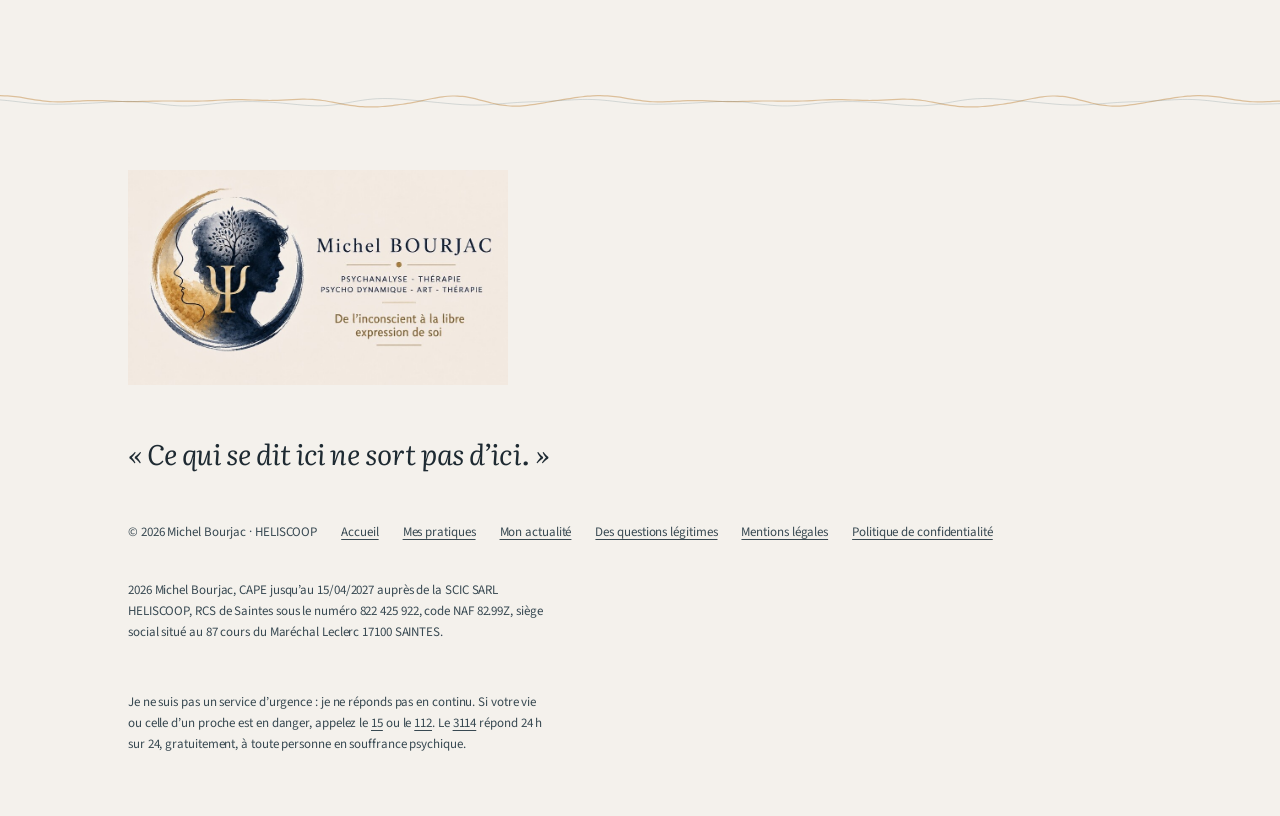
<file: contact.html>
<!DOCTYPE html>
<html lang="fr">
<head>
  <meta charset="UTF-8">
  <meta name="viewport" content="width=device-width, initial-scale=1">
  <title>Me contacter — prendre rendez-vous | Michel Bourjac, Corme-Écluse (17)</title>
  <meta name="description" content="Prendre rendez-vous avec Michel Bourjac, psychanalyste et art-thérapeute à Corme-Écluse (17), par téléphone ou message. Réponse sous 48 heures.">
  <meta property="og:title" content="Me contacter — Michel Bourjac">
  <meta property="og:description" content="Sans engagement. Réponse sous 48 heures. Confidentialité assurée.">
  <meta property="og:type" content="article">
  <meta property="og:url" content="https://michelbourjac.fr/contact.html">
  <meta property="og:locale" content="fr_FR">
  <link rel="canonical" href="https://michelbourjac.fr/contact.html">

  <!-- Polices auto-hébergées — aucune requête vers Google, aucune IP visiteur transmise.
       Fichiers produits par outils/telecharger-polices.ps1 -->
  <link rel="icon" href="assets/img/favicon/favicon.ico" sizes="any">
  <link rel="icon" type="image/png" sizes="32x32" href="assets/img/favicon/favicon-32x32.png">
  <link rel="icon" type="image/png" sizes="16x16" href="assets/img/favicon/favicon-16x16.png">
  <link rel="apple-touch-icon" sizes="180x180" href="assets/img/favicon/apple-touch-icon.png">
  <link rel="icon" type="image/png" sizes="192x192" href="assets/img/favicon/favicon-192x192.png">
  <link rel="stylesheet" href="assets/css/fonts.css">
  <link rel="stylesheet" href="assets/css/ds/styles.css">
  <link rel="stylesheet" href="assets/css/michel.css?v=20260828b">
  <link rel="stylesheet" href="assets/css/maree-haute.css">

  <!-- Cloudflare Turnstile — anti-spam du formulaire, demandé le 24/08.
       Seule ressource tierce chargée sur ce site (avec Brevo, côté serveur
       uniquement). À déclarer dans SECURITE-michelbourjac.md §4 et dans la
       CSP (script-src, frame-src) avant mise en ligne. -->
  <script src="https://challenges.cloudflare.com/turnstile/v0/api.js" async defer></script>
</head>
<body>
  <a class="skip-link" href="#main">Aller au contenu principal</a>

  <header class="site-header">
    <div class="shell bar">
      <a class="brand" href="index.html" aria-label="Michel Bourjac — retour à l'accueil">
        <img class="brand-logo" src="assets/img/logo-michel-bourjac-embleme-transparent.png" alt="" width="300" height="320">
        <span class="brand-text">
          <span class="name-block">
            <span class="name">Michel Bourjac</span>
            <span class="brand-sep" aria-hidden="true"><span class="brand-sep-line"></span><span class="brand-sep-dot"></span><span class="brand-sep-line"></span></span>
          </span>
          <span class="tagline">Psychanalyste &amp; Art-thérapeute</span>
        </span>
      </a>
      <button class="nav-toggle" type="button" aria-expanded="false" aria-controls="site-nav" aria-label="Menu">
        <span class="bars" aria-hidden="true"><span></span><span></span><span></span></span>
      </button>
      <nav class="site-nav" id="site-nav" aria-label="Navigation principale">
        <a href="index.html">Accueil</a>
        <a href="pratiques.html">Mes pratiques</a>
        <a href="actualite.html">Mon actualité</a>
        <a href="questions.html">Des questions légitimes</a>
        <a href="contact.html" aria-current="page">Me contacter</a>
        <a class="btn" href="#formulaire">Écrire un message</a>
      </nav>
      <a class="btn" href="#formulaire">Écrire un message</a>
    </div>
  </header>

  <main id="main">

    <section class="page-head" aria-labelledby="page-title">
      <div class="sky" aria-hidden="true">
        <span class="rays"></span>
        <span class="orb"></span>
      </div>
      <div aria-hidden="true" class="horizon"></div>
      <div class="shell">
        <p class="t-label reveal">— Me contacter</p>
        <h1 id="page-title" class="m-h1 reveal" style="--reveal-delay: 80ms;">
          Prendre le temps <em class="accent">d&rsquo;un premier message</em>
        </h1>
        <p class="m-chapo reveal" style="--reveal-delay: 160ms;">
          Par message si vous préférez écrire, par téléphone si vous préférez la voix.
          Je réponds sous 48 heures.
        </p>
        <div class="assurances reveal" style="--reveal-delay: 240ms; margin-top: var(--l);">
          <p class="status-pill"><span class="dot" aria-hidden="true"></span><span class="txt">Confidentialité assurée</span></p>
        </div>
      </div>
    </section>

    <!-- ═══ — 01 · Par message ═══ -->
    <section class="section band-wash band-wash--tide" id="formulaire" aria-labelledby="h-form">
      <div class="shell">
        <div class="section-head section--ruled reveal">
          <span class="num">— 01</span>
          <span class="label">Par message</span>
        </div>
        <div class="two-col">
          <div class="col reveal">
            <h2 id="h-form" class="m-h2">Écrire un message</h2>
            <p class="m-body" style="margin-bottom: var(--l)">
              Précisez vos jours et plages horaires disponibles. Vous pouvez indiquer en
              quelques mots la raison de votre demande — ce n&rsquo;est pas obligatoire.
            </p>

            <!-- Formulaire → Worker Cloudflare (contact-worker.js) → Brevo.
                 Remplacer l'action par l'URL réelle du Worker déployé
                 (cf. Brancher-Brevo-Turnstile.md). Aucune adresse email
                 n'apparaît dans le HTML (choix client, protection anti-spam). -->
            <!-- Validation : main.js pose `novalidate` LUI-MÊME au chargement, et
                 seulement s'il s'exécute. Sans JS, la validation native reprend la
                 main — pas d'échec silencieux. Voir main.js §5. -->
            <!-- Message d'échec : le Worker redirige vers
                 contact.html?probleme=RAISON#formulaire. main.js §6 affiche
                 alors le bandeau ci-dessous et y déplace le focus — sans JS,
                 le formulaire reste utilisable, seul ce bandeau n'apparaît pas. -->
            <div class="form-erreurs" id="form-probleme" tabindex="-1" hidden>
              <h2>Votre message n&rsquo;a pas pu être envoyé.</h2>
              <p id="form-probleme-texte">Vérifiez les champs ci-dessous et réessayez, ou appelez-moi au
                <a href="tel:+33620207391">06 20 20 73 91</a>.</p>
            </div>
            <form class="form" method="POST" action="https://michel-contact.purple-block-fb2e.workers.dev">
              <!-- Résumé des erreurs — rempli et dévoilé par main.js à la soumission.
                   Pas de role="alert" : on DÉPLACE le focus ici (tabindex="-1"), ce qui
                   suffit à l'annonce et évite la double lecture alerte + focus.
                   Même parti que le composant error-summary du GOV.UK Design System. -->
              <div class="form-erreurs" id="form-erreurs" tabindex="-1" hidden>
                <h2 id="form-erreurs-titre">Votre message n’a pas été envoyé.</h2>
                <ul id="form-erreurs-liste"></ul>
              </div>
              <div class="row">
                <div class="field">
                  <label for="prenom">Prénom</label>
                  <input type="text" id="prenom" name="PRENOM" autocomplete="given-name" required>
                </div>
                <div class="field">
                  <label for="nom">Nom <span class="quiet" style="text-transform:none; letter-spacing:normal;">— facultatif</span></label>
                  <input type="text" id="nom" name="NOM" autocomplete="family-name">
                </div>
              </div>
              <div class="row">
                <div class="field">
                  <label for="tel">Téléphone</label>
                  <input type="tel" id="tel" name="SMS" autocomplete="tel" required>
                </div>
                <div class="field">
                  <label for="email">E-mail <span class="quiet" style="text-transform:none; letter-spacing:normal;">— facultatif</span></label>
                  <input type="email" id="email" name="EMAIL" autocomplete="email" aria-describedby="email-hint">
                  <span class="hint" id="email-hint">Utile si vous préférez que je vous écrive.</span>
                </div>
              </div>
              <fieldset class="field" style="border:0; padding:0; margin:0;">
                <legend class="field-legend">Comment préférez-vous que je vous réponde ?</legend>
                <div style="display:flex; gap:var(--m); flex-wrap:wrap; margin-top:6px;">
                  <label class="choice"><input type="radio" name="PREFERENCE_CONTACT" value="Téléphone" checked> Par téléphone</label>
                  <label class="choice"><input type="radio" name="PREFERENCE_CONTACT" value="E-mail"> Par e-mail</label>
                  <label class="choice"><input type="radio" name="PREFERENCE_CONTACT" value="SMS"> Par SMS</label>
                </div>
              </fieldset>
              <div class="field">
                <label for="dispo">Vos disponibilités</label>
                <input type="text" id="dispo" name="DISPONIBILITES" aria-describedby="dispo-hint" required>
                <span class="hint" id="dispo-hint">Par exemple : lundi et jeudi après 17 h.</span>
              </div>
              <div class="field">
                <label for="message">Message</label>
                <textarea id="message" name="MESSAGE" aria-describedby="msg-hint"></textarea>
                <span class="hint" id="msg-hint">Facultatif. Quelques mots suffisent.</span>
              </div>
              <!-- Piège à robots (point 8 de la checklist de mise en ligne).
                   Un humain ne le voit ni ne l'atteint au clavier ; un robot le remplit.
                   Côté Brevo : filtrer et jeter tout envoi où SITE_WEB n'est pas vide. -->
              <div class="hp" aria-hidden="true">
                <label for="site-web">Ne remplissez pas ce champ</label>
                <input type="text" id="site-web" name="SITE_WEB" tabindex="-1" autocomplete="off">
              </div>

              <!-- Turnstile — case « je ne suis pas un robot » sans les cookies
                   tiers de reCAPTCHA. Remplacer par la vraie clé de site
                   (publique, sans risque à exposer) une fois le Worker créé. -->
              <div class="cf-turnstile" data-sitekey="0x4AAAAAAEbWhr8kyR87rT_i" data-theme="light" data-language="fr"></div>

              <!-- Bloc RGPD — information, pas consentement.
                   Base légale : intérêt légitime (répondre à une demande spontanée),
                   conformément à FK-10. Pas de case à cocher : elle n'apporterait
                   aucune garantie de plus et alourdirait le parcours. -->
              <p class="form-rgpd">
                Ces informations servent uniquement à vous recontacter, et à rien d&rsquo;autre.
                Elles transitent par un service sécurisé, ne sont ni partagées ni revendues,
                et vous pouvez en demander la suppression à tout moment.
                <a href="confidentialite.html">Politique de confidentialité</a>.
              </p>
              <div>
                <button class="btn" type="submit">Envoyer mon message</button>
                <p class="hint" style="margin-top: var(--xs)">Je vous réponds sous 48 heures.</p>
              </div>
            </form>

            <p class="m-secondary" style="margin-top: var(--m); max-width:44ch">
              Si vous souhaitez en savoir davantage sur mon approche ou envisager un
              accompagnement, vous pouvez m&rsquo;écrire. Indiquez vos disponibilités et je
              vous rappelle sous 48 h.
            </p>
          </div>

          <div class="col reveal" style="--reveal-delay: 100ms;">
            <figure style="margin-bottom: var(--l); max-width: 340px;">
              <div class="portrait-frame">
                <img src="assets/img/michel-bourjac-cabinet.jpg" width="1200" height="1500" loading="lazy" decoding="async"
                     alt="Michel Bourjac, souriant, dans le cabinet de Corme-Écluse, entouré d&rsquo;œuvres d&rsquo;art-thérapie.">
              </div>
              <figcaption class="t-caption figure-caption">Le cabinet, à Corme-Écluse.</figcaption>
            </figure>
            <h3 class="m-h3">Ce qui se passe ensuite</h3>
            <ul class="ruled-list">
              <li><strong>Je vous réponds sous 48 heures</strong>, par le moyen et sur le créneau
                  que vous avez indiqués.</li>
              <li><strong>Nous convenons d&rsquo;un premier rendez-vous.</strong> Vous n&rsquo;avez rien à préparer.</li>
              <li><strong>La première séance part de vous</strong> — votre situation, vos préoccupations,
                  ce qui presse pour vous. Elle dure 45 minutes.</li>
            </ul>
            <p class="m-secondary" style="margin-top: var(--l); max-width:44ch">
              Sans nouvelles au bout de 48 heures, ce n&rsquo;est pas un refus : c&rsquo;est que le
              message ne m&rsquo;est pas parvenu. Rappelez-moi au
              <a href="tel:+33620207391" style="text-decoration:underline; text-underline-offset:3px;">06 20 20 73 91</a>.
            </p>
            <p class="m-secondary" style="margin-top: var(--m); max-width:44ch">
              Il vous reste des questions ? Les <a href="questions.html" style="text-decoration:underline; text-underline-offset:3px;">questions légitimes</a>
              répondent sur la durée, les tarifs et le remboursement.
            </p>

            <div class="urgence" style="margin-top: var(--l);">
              <p><strong>Si c&rsquo;est urgent</strong></p>
              <p>Je ne suis pas un service d&rsquo;urgence et je ne réponds pas en continu.
                 Si votre vie ou celle d&rsquo;un proche est en danger, appelez le
                 <a href="tel:15">15</a> ou le <a href="tel:112">112</a>.</p>
              <p>Le <a href="tel:3114">3114</a> répond 24 h sur 24, gratuitement, à toute
                 personne en souffrance psychique — par téléphone ou par tchat.</p>
            </div>
          </div>
        </div>
      </div>
    </section>

    <!-- ═══ — 02 · Par téléphone ═══ -->
    <section class="section band-wash band-wash--sand" aria-labelledby="h-tel">
      <div class="shell">
        <div class="section-head section--ruled reveal">
          <span class="num">— 02</span>
          <span class="label">Par téléphone</span>
        </div>
        <div class="two-col">
          <div class="col reveal">
            <h2 id="h-tel" class="m-h2">06 20 20 73 91</h2>
            <div class="m-body">
              <p>Si je ne décroche pas, c&rsquo;est que je suis en séance. Laissez-moi un message
                 avec vos disponibilités : je vous rappelle sous 48 heures.</p>
            </div>
            <a class="cta-link" href="tel:+33620207391">Appeler le cabinet <span class="arr" aria-hidden="true">↗</span></a>
          </div>
          <div class="col reveal" style="--reveal-delay: 100ms;">
            <h3 class="m-h3">Le cabinet</h3>
            <p class="m-secondary" style="max-width:42ch">
              11 rue de Chez Douteau, 17600 Corme-Écluse. Au calme, avec un parking sur place,
              dans un cadre accueillant et bienveillant.
            </p>
            <p class="m-secondary" style="margin-top: var(--s); max-width:42ch">
              Vous pouvez aussi écrire à
              <a href="mailto:psy.mbourjac@gmail.com" style="text-decoration:underline; text-underline-offset:3px;">psy.mbourjac@gmail.com</a>.
            </p>
          </div>
        </div>
      </div>
    </section>

    <!-- ═══ — 03 · Tarifs en bref ═══ -->
    <section class="section" aria-labelledby="h-tarifs">
      <div class="shell">
        <div class="section-head section--ruled reveal">
          <span class="num">— 03</span>
          <span class="label">Tarifs en bref</span>
        </div>
        <div class="dark-panel reveal">
          <div aria-hidden="true" class="glow"></div>
          <div class="inner contact-grid">
            <div>
              <h2 id="h-tarifs" class="m-h2">Tarifs des séances</h2>
              <p style="max-width:44ch; color: var(--surface); font-size:17px; line-height:1.65;">
                Règlement en fin de séance, par chèque ou en espèces. Facture sur demande.
                Le tarif adulte peut être adapté selon vos ressources.
              </p>
              <div class="contact-actions">
                <a class="cta-link cta-link--quiet" href="questions.html#remboursement" style="color: var(--accent-on-dark-text);">
                  Et le remboursement par la mutuelle ? <span class="arr" aria-hidden="true">↗</span>
                </a>
              </div>
            </div>
            <dl class="contact-dl">
              <div><dt>Adulte</dt><dd>55 €</dd></div>
              <div><dt>Enfant · Ado</dt><dd>40 €</dd></div>
              <div><dt>Couple</dt><dd>90 €</dd></div>
              <div><dt>Art-thérapie</dt><dd>60 € en individuel</dd></div>
            </dl>
          </div>
        </div>
      </div>
    </section>
  </main>

  <footer class="site-footer">
    <div class="shell inner">
      <img class="footer-logo" src="assets/img/logo-michel-bourjac-horizontal.jpg" width="900" height="509" loading="lazy" decoding="async" alt="Michel Bourjac — Psychanalyse, thérapie psychodynamique, art-thérapie">
      <p class="footer-thought">« Ce qui se dit ici ne sort pas d&rsquo;ici. »</p>
      <nav class="footer-legal" aria-label="Navigation de pied de page">
        <span>© 2026 Michel Bourjac · HELISCOOP</span>
        <a href="index.html">Accueil</a>
        <a href="pratiques.html">Mes pratiques</a>
        <a href="actualite.html">Mon actualité</a>
        <a href="questions.html">Des questions légitimes</a>
        <a href="mentions-legales.html">Mentions légales</a>
        <a href="confidentialite.html">Politique de confidentialité</a>
      </nav>
      <p class="footer-legal-mention">
        2026 Michel Bourjac, CAPE jusqu&rsquo;au 15/04/2027 auprès de la SCIC SARL HELISCOOP,
        RCS de Saintes sous le numéro 822 425 922, code NAF 82.99Z, siège social situé au
        87 cours du Maréchal Leclerc 17100 SAINTES.
      </p>
      <p class="footer-urgence">
        Je ne suis pas un service d&rsquo;urgence : je ne réponds pas en continu.
        Si votre vie ou celle d&rsquo;un proche est en danger, appelez le
        <a href="tel:15">15</a> ou le <a href="tel:112">112</a>.
        Le <a href="tel:3114">3114</a> répond 24 h sur 24, gratuitement, à toute
        personne en souffrance psychique.
      </p>
    </div>
  </footer>

  <script src="assets/js/main.js?v=20260818b" defer></script>
</body>
</html>
</file>
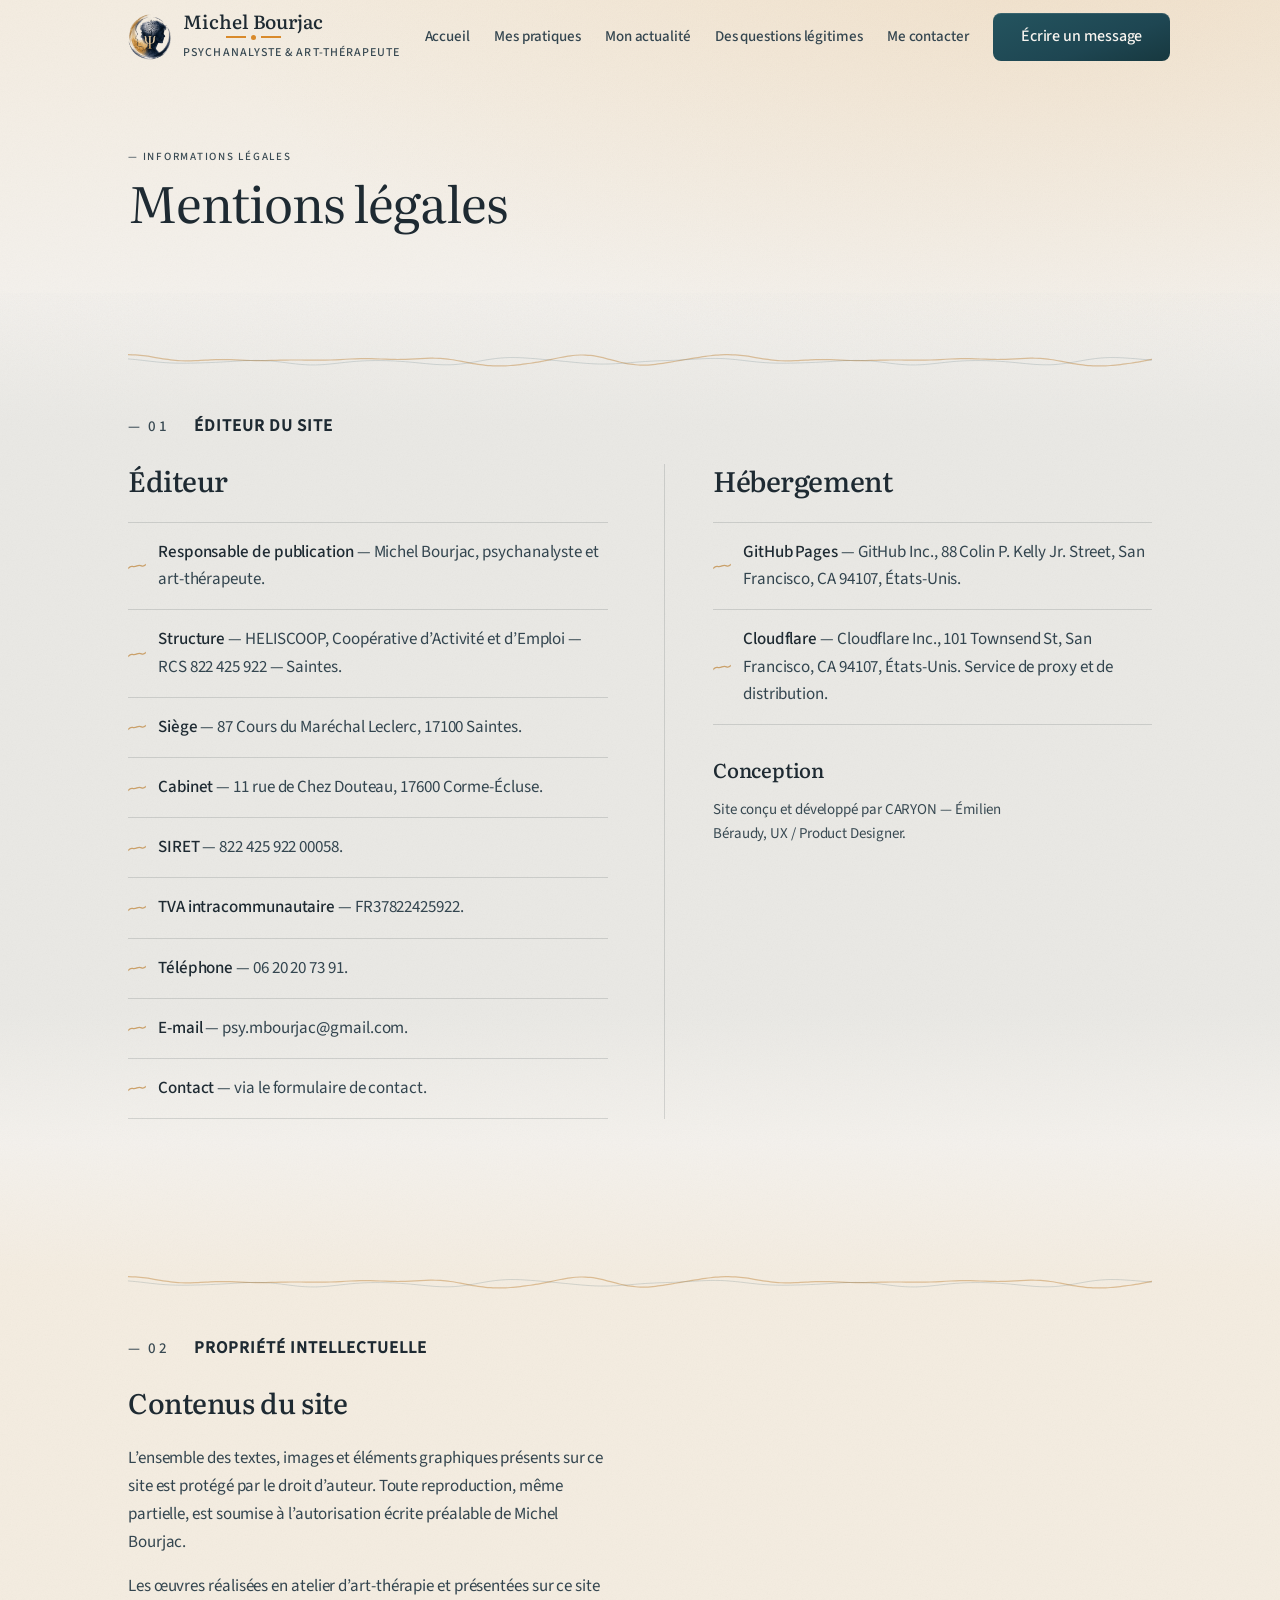
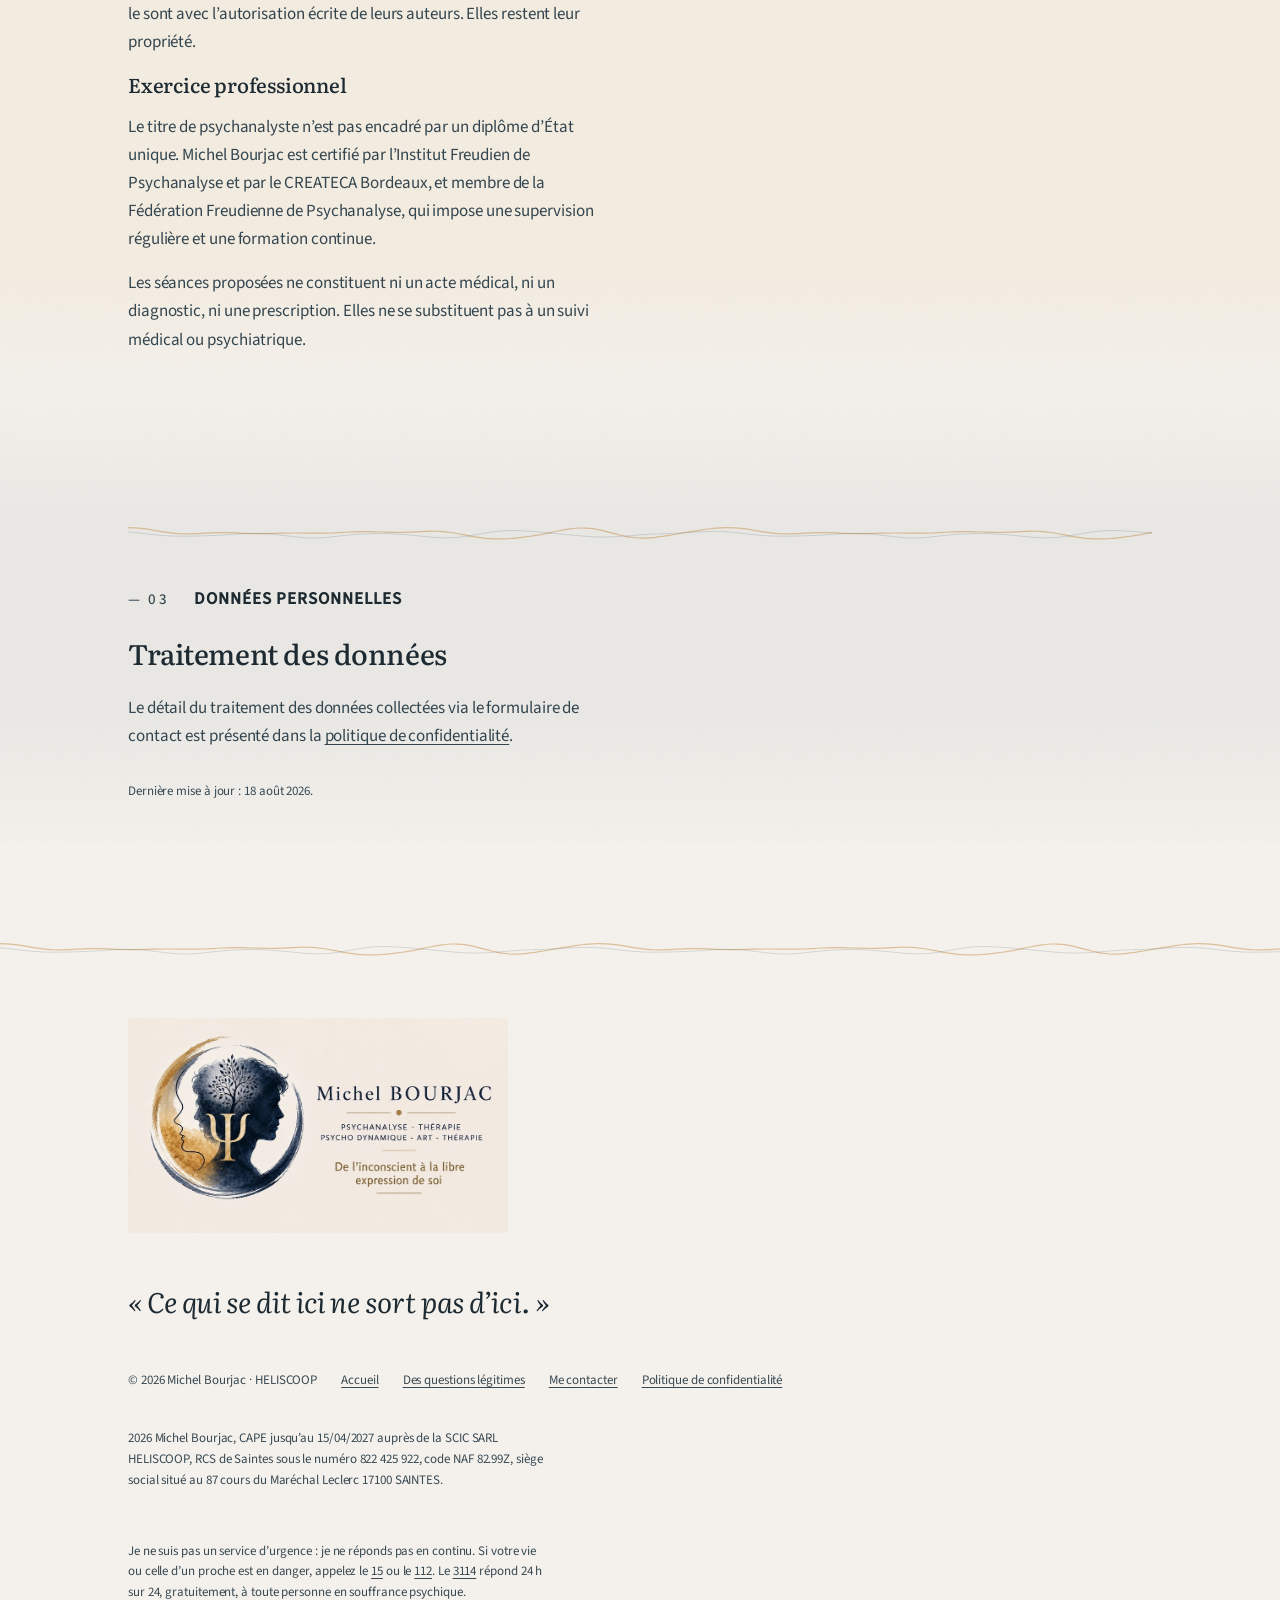
<file: mentions-legales.html>
<!DOCTYPE html>
<html lang="fr">
<head>
  <meta charset="UTF-8">
  <meta name="viewport" content="width=device-width, initial-scale=1">
  <title>Mentions légales — Michel Bourjac</title>
  <meta name="description" content="Mentions légales du site michelbourjac.fr — éditeur, hébergement, propriété intellectuelle.">
  <meta name="robots" content="noindex, follow">
  <link rel="canonical" href="https://michelbourjac.fr/mentions-legales.html">

  <!-- Polices auto-hébergées — aucune requête vers Google, aucune IP visiteur transmise.
       Fichiers produits par outils/telecharger-polices.ps1 -->
  <link rel="icon" href="assets/img/favicon/favicon.ico" sizes="any">
  <link rel="icon" type="image/png" sizes="32x32" href="assets/img/favicon/favicon-32x32.png">
  <link rel="icon" type="image/png" sizes="16x16" href="assets/img/favicon/favicon-16x16.png">
  <link rel="apple-touch-icon" sizes="180x180" href="assets/img/favicon/apple-touch-icon.png">
  <link rel="icon" type="image/png" sizes="192x192" href="assets/img/favicon/favicon-192x192.png">
  <link rel="stylesheet" href="assets/css/fonts.css">
  <link rel="stylesheet" href="assets/css/ds/styles.css">
  <link rel="stylesheet" href="assets/css/michel.css?v=20260828b">
  <link rel="stylesheet" href="assets/css/maree-haute.css">
</head>
<body>
  <a class="skip-link" href="#main">Aller au contenu principal</a>

  <header class="site-header">
    <div class="shell bar">
      <a class="brand" href="index.html" aria-label="Michel Bourjac — retour à l'accueil">
        <img class="brand-logo" src="assets/img/logo-michel-bourjac-embleme-transparent.png" alt="" width="300" height="320">
        <span class="brand-text">
          <span class="name-block">
            <span class="name">Michel Bourjac</span>
            <span class="brand-sep" aria-hidden="true"><span class="brand-sep-line"></span><span class="brand-sep-dot"></span><span class="brand-sep-line"></span></span>
          </span>
          <span class="tagline">Psychanalyste &amp; Art-thérapeute</span>
        </span>
      </a>
      <button class="nav-toggle" type="button" aria-expanded="false" aria-controls="site-nav" aria-label="Menu">
        <span class="bars" aria-hidden="true"><span></span><span></span><span></span></span>
      </button>
      <nav class="site-nav" id="site-nav" aria-label="Navigation principale">
        <a href="index.html">Accueil</a>
        <a href="pratiques.html">Mes pratiques</a>
        <a href="actualite.html">Mon actualité</a>
        <a href="questions.html">Des questions légitimes</a>
        <a href="contact.html">Me contacter</a>
        <a class="btn" href="contact.html#formulaire">Écrire un message</a>
      </nav>
      <a class="btn" href="contact.html#formulaire">Écrire un message</a>
    </div>
  </header>

  <main id="main">
    <section class="page-head" aria-labelledby="page-title">
      <div class="shell">
        <p class="t-label">— Informations légales</p>
        <h1 id="page-title" class="m-h1">Mentions légales</h1>
      </div>
    </section>

    <section class="section band-wash band-wash--tide" aria-labelledby="h-editeur">
      <div class="shell">
        <div class="section-head section--ruled">
          <span class="num">— 01</span>
          <span class="label">Éditeur du site</span>
        </div>
        <div class="two-col">
          <div class="col">
            <h2 id="h-editeur" class="m-h2">Éditeur</h2>
            <ul class="ruled-list">
              <li><strong>Responsable de publication</strong> — Michel Bourjac, psychanalyste et art-thérapeute.</li>
              <li><strong>Structure</strong> — HELISCOOP, Coopérative d&rsquo;Activité et d&rsquo;Emploi — RCS 822 425 922 — Saintes.</li>
              <li><strong>Siège</strong> — 87 Cours du Maréchal Leclerc, 17100 Saintes.</li>
              <li><strong>Cabinet</strong> — 11 rue de Chez Douteau, 17600 Corme-Écluse.</li>
              <li><strong>SIRET</strong> — 822 425 922 00058.</li>
              <li><strong>TVA intracommunautaire</strong> — FR37822425922.</li>
              <li><strong>Téléphone</strong> — <a href="tel:+33620207391">06 20 20 73 91</a>.</li>
              <li><strong>E-mail</strong> — <a href="mailto:psy.mbourjac@gmail.com">psy.mbourjac@gmail.com</a>.</li>
              <li><strong>Contact</strong> — via le <a href="contact.html">formulaire de contact</a>.</li>
            </ul>
          </div>
          <div class="col">
            <h2 class="m-h2">Hébergement</h2>
            <ul class="ruled-list">
              <li><strong>GitHub Pages</strong> — GitHub Inc., 88 Colin P. Kelly Jr. Street,
                  San Francisco, CA 94107, États-Unis.</li>
              <li><strong>Cloudflare</strong> — Cloudflare Inc., 101 Townsend St, San Francisco,
                  CA 94107, États-Unis. Service de proxy et de distribution.</li>
            </ul>
            <h3 class="m-h3" style="margin-top: var(--l)">Conception</h3>
            <p class="m-secondary" style="max-width:44ch">
              Site conçu et développé par CARYON — Émilien Béraudy, UX / Product Designer.
            </p>
          </div>
        </div>
      </div>
    </section>

    <section class="section band-wash band-wash--sand" aria-labelledby="h-pi">
      <div class="shell">
        <div class="section-head section--ruled">
          <span class="num">— 02</span>
          <span class="label">Propriété intellectuelle</span>
        </div>
        <div class="m-body" style="max-width:60ch">
          <h2 id="h-pi" class="m-h2">Contenus du site</h2>
          <p>L&rsquo;ensemble des textes, images et éléments graphiques présents sur ce site est
             protégé par le droit d&rsquo;auteur. Toute reproduction, même partielle, est soumise
             à l&rsquo;autorisation écrite préalable de Michel Bourjac.</p>
          <p>Les œuvres réalisées en atelier d&rsquo;art-thérapie et présentées sur ce site le sont
             avec l&rsquo;autorisation écrite de leurs auteurs. Elles restent leur propriété.</p>
          <h3 class="m-h3">Exercice professionnel</h3>
          <p>Le titre de psychanalyste n&rsquo;est pas encadré par un diplôme d&rsquo;État unique.
             Michel Bourjac est certifié par l&rsquo;Institut Freudien de Psychanalyse et par le
             CREATECA Bordeaux, et membre de la Fédération Freudienne de Psychanalyse, qui
             impose une supervision régulière et une formation continue.</p>
          <p>Les séances proposées ne constituent ni un acte médical, ni un diagnostic, ni une
             prescription. Elles ne se substituent pas à un suivi médical ou psychiatrique.</p>
        </div>
      </div>
    </section>

    <section class="section band-wash band-wash--tide" aria-labelledby="h-donnees">
      <div class="shell">
        <div class="section-head section--ruled">
          <span class="num">— 03</span>
          <span class="label">Données personnelles</span>
        </div>
        <div class="m-body" style="max-width:60ch">
          <h2 id="h-donnees" class="m-h2">Traitement des données</h2>
          <p>Le détail du traitement des données collectées via le formulaire de contact est
             présenté dans la <a href="confidentialite.html" style="text-decoration:underline; text-underline-offset:3px;">politique de confidentialité</a>.</p>

          <!-- MANQUE À COMBLER — médiateur de la consommation.
               Obligation pour tout professionnel vendant à des particuliers
               (art. L.616-1 et R.616-1 du code de la consommation) : adhérer à un
               médiateur et faire figurer ses coordonnées ici. Michel n'a pas encore
               d'adhésion. Ne bloque pas la mise en ligne, bloque la conformité.
               Même point ouvert que sur le dossier Béatrice. -->

          <p class="t-caption" style="margin-top: var(--l)">Dernière mise à jour : 18 août 2026.</p>
        </div>
      </div>
    </section>
  </main>

  <footer class="site-footer">
    <div class="shell inner">
      <img class="footer-logo" src="assets/img/logo-michel-bourjac-horizontal.jpg" width="900" height="509" loading="lazy" decoding="async" alt="Michel Bourjac — Psychanalyse, thérapie psychodynamique, art-thérapie">
      <p class="footer-thought">« Ce qui se dit ici ne sort pas d&rsquo;ici. »</p>
      <nav class="footer-legal" aria-label="Navigation de pied de page">
        <span>© 2026 Michel Bourjac · HELISCOOP</span>
        <a href="index.html">Accueil</a>
        <a href="questions.html">Des questions légitimes</a>
        <a href="contact.html">Me contacter</a>
        <a href="confidentialite.html">Politique de confidentialité</a>
      </nav>
      <p class="footer-legal-mention">
        2026 Michel Bourjac, CAPE jusqu&rsquo;au 15/04/2027 auprès de la SCIC SARL HELISCOOP,
        RCS de Saintes sous le numéro 822 425 922, code NAF 82.99Z, siège social situé au
        87 cours du Maréchal Leclerc 17100 SAINTES.
      </p>
      <p class="footer-urgence">
        Je ne suis pas un service d&rsquo;urgence : je ne réponds pas en continu.
        Si votre vie ou celle d&rsquo;un proche est en danger, appelez le
        <a href="tel:15">15</a> ou le <a href="tel:112">112</a>.
        Le <a href="tel:3114">3114</a> répond 24 h sur 24, gratuitement, à toute
        personne en souffrance psychique.
      </p>
    </div>
  </footer>

  <script src="assets/js/main.js?v=20260818b" defer></script>
</body>
</html>
</file>
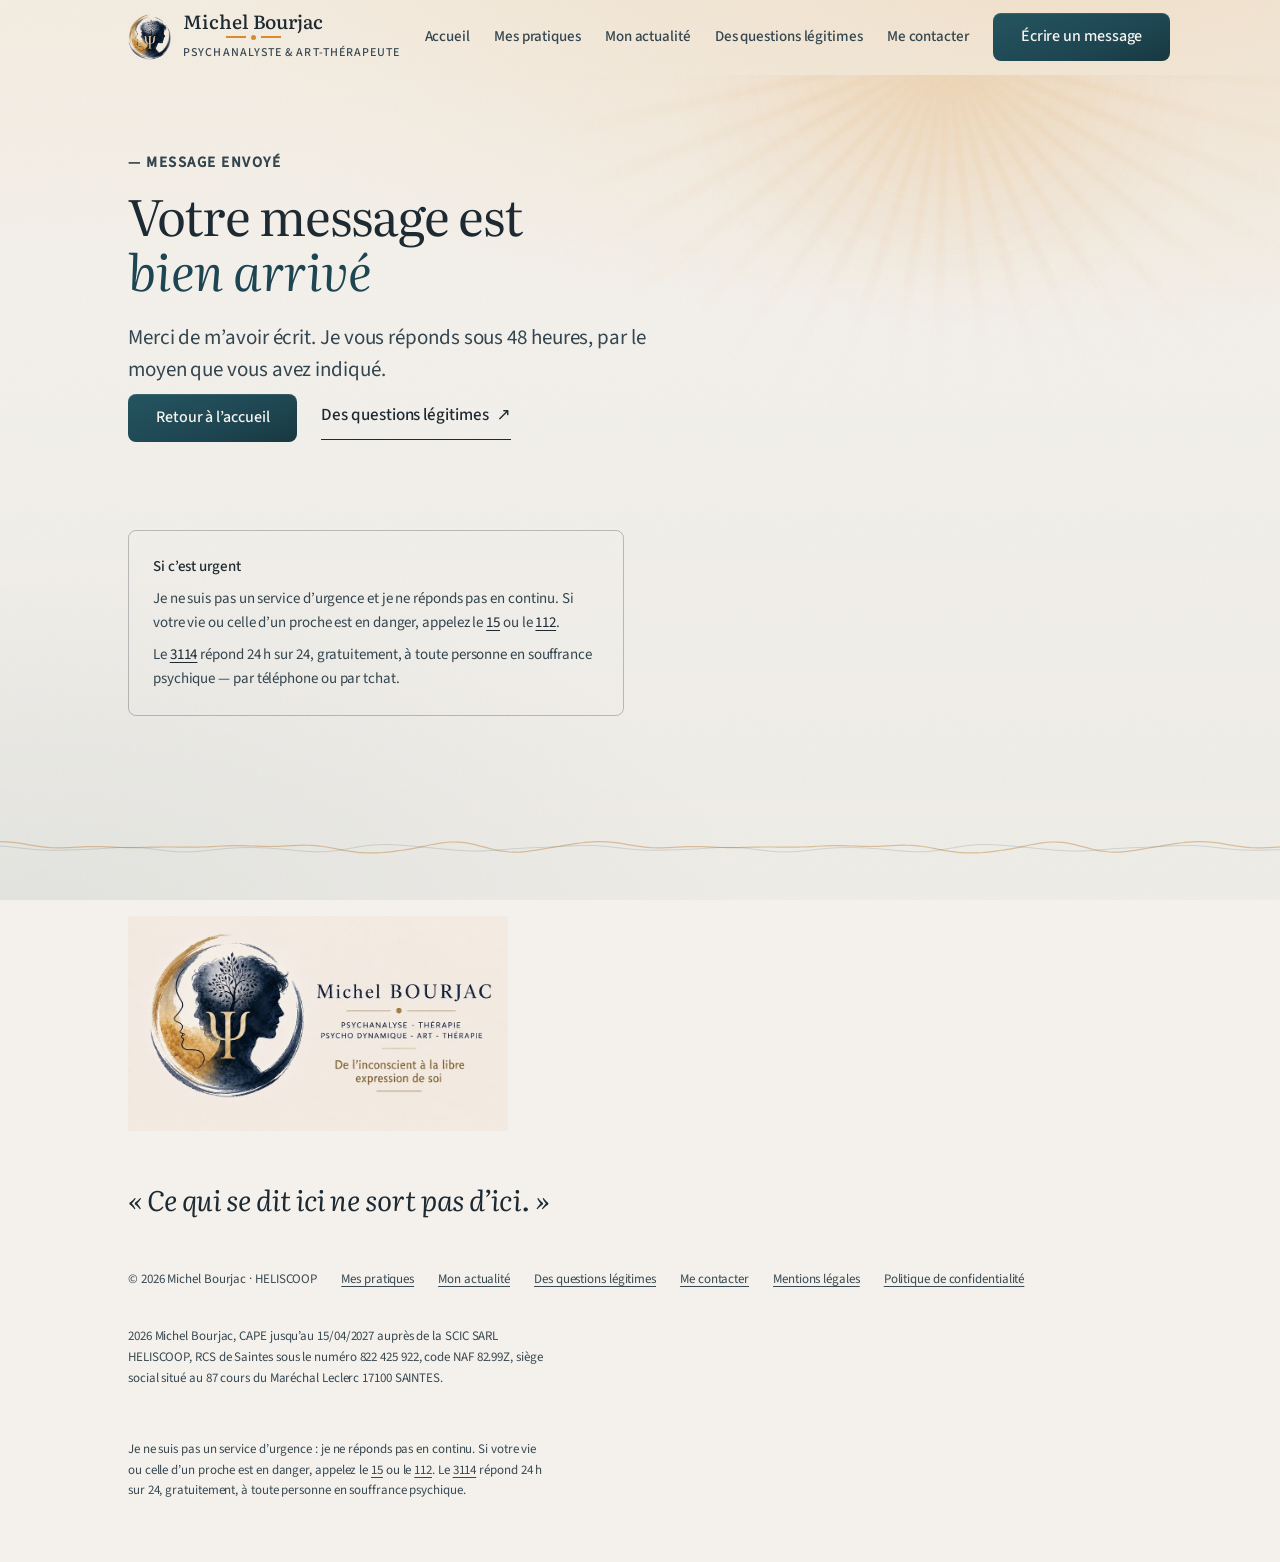
<file: merci.html>
<!DOCTYPE html>
<html lang="fr">
<head>
  <meta charset="UTF-8">
  <meta name="viewport" content="width=device-width, initial-scale=1">
  <title>Message envoyé — Michel Bourjac</title>
  <meta name="description" content="Votre message a bien été envoyé à Michel Bourjac. Réponse sous 48 heures.">
  <meta name="robots" content="noindex, follow">
  <link rel="canonical" href="https://michelbourjac.fr/merci.html">

  <!-- Polices auto-hébergées — aucune requête vers Google, aucune IP visiteur transmise.
       Fichiers produits par outils/telecharger-polices.ps1 -->
  <link rel="icon" href="assets/img/favicon/favicon.ico" sizes="any">
  <link rel="icon" type="image/png" sizes="32x32" href="assets/img/favicon/favicon-32x32.png">
  <link rel="icon" type="image/png" sizes="16x16" href="assets/img/favicon/favicon-16x16.png">
  <link rel="apple-touch-icon" sizes="180x180" href="assets/img/favicon/apple-touch-icon.png">
  <link rel="icon" type="image/png" sizes="192x192" href="assets/img/favicon/favicon-192x192.png">
  <link rel="stylesheet" href="assets/css/fonts.css">
  <link rel="stylesheet" href="assets/css/ds/styles.css">
  <link rel="stylesheet" href="assets/css/michel.css?v=20260828b">
  <link rel="stylesheet" href="assets/css/maree-haute.css">
</head>
<body>
  <a class="skip-link" href="#main">Aller au contenu principal</a>

  <header class="site-header">
    <div class="shell bar">
      <a class="brand" href="index.html" aria-label="Michel Bourjac — retour à l'accueil">
        <img class="brand-logo" src="assets/img/logo-michel-bourjac-embleme-transparent.png" alt="" width="300" height="320">
        <span class="brand-text">
          <span class="name-block">
            <span class="name">Michel Bourjac</span>
            <span class="brand-sep" aria-hidden="true"><span class="brand-sep-line"></span><span class="brand-sep-dot"></span><span class="brand-sep-line"></span></span>
          </span>
          <span class="tagline">Psychanalyste &amp; Art-thérapeute</span>
        </span>
      </a>
      <button class="nav-toggle" type="button" aria-expanded="false" aria-controls="site-nav" aria-label="Menu">
        <span class="bars" aria-hidden="true"><span></span><span></span><span></span></span>
      </button>
      <nav class="site-nav" id="site-nav" aria-label="Navigation principale">
        <a href="index.html">Accueil</a>
        <a href="pratiques.html">Mes pratiques</a>
        <a href="actualite.html">Mon actualité</a>
        <a href="questions.html">Des questions légitimes</a>
        <a href="contact.html">Me contacter</a>
        <a class="btn" href="contact.html#formulaire">Écrire un message</a>
      </nav>
      <a class="btn" href="contact.html#formulaire">Écrire un message</a>
    </div>
  </header>

  <main id="main">
    <section class="page-head" aria-labelledby="page-title">
      <div class="sky" aria-hidden="true">
        <span class="rays"></span>
        <span class="orb"></span>
      </div>
      <div aria-hidden="true" class="horizon"></div>
      <div class="shell">
        <p class="t-label reveal">— Message envoyé</p>
        <h1 id="page-title" class="m-h1 reveal" style="--reveal-delay: 80ms;">
          Votre message est <em class="accent">bien arrivé</em>
        </h1>
        <p class="m-chapo reveal" style="--reveal-delay: 160ms;">
          Merci de m&rsquo;avoir écrit. Je vous réponds sous 48 heures, par le moyen que
          vous avez indiqué.
        </p>
        <div class="hero-actions reveal" style="--reveal-delay: 240ms;">
          <a class="btn" href="index.html">Retour à l&rsquo;accueil</a>
          <a class="cta-link" href="questions.html">Des questions légitimes <span class="arr" aria-hidden="true">↗</span></a>
        </div>
      </div>
    </section>

    <section class="section" aria-label="En cas d'urgence">
      <div class="shell">
        <div class="urgence">
          <p><strong>Si c&rsquo;est urgent</strong></p>
          <p>Je ne suis pas un service d&rsquo;urgence et je ne réponds pas en continu.
             Si votre vie ou celle d&rsquo;un proche est en danger, appelez le
             <a href="tel:15">15</a> ou le <a href="tel:112">112</a>.</p>
          <p>Le <a href="tel:3114">3114</a> répond 24 h sur 24, gratuitement, à toute
             personne en souffrance psychique — par téléphone ou par tchat.</p>
        </div>
      </div>
    </section>
  </main>

  <footer class="site-footer">
    <div class="shell inner">
      <img class="footer-logo" src="assets/img/logo-michel-bourjac-horizontal.jpg" width="900" height="509" loading="lazy" decoding="async" alt="Michel Bourjac — Psychanalyse, thérapie psychodynamique, art-thérapie">
      <p class="footer-thought">« Ce qui se dit ici ne sort pas d&rsquo;ici. »</p>
      <nav class="footer-legal" aria-label="Navigation de pied de page">
        <span>© 2026 Michel Bourjac · HELISCOOP</span>
        <a href="pratiques.html">Mes pratiques</a>
        <a href="actualite.html">Mon actualité</a>
        <a href="questions.html">Des questions légitimes</a>
        <a href="contact.html">Me contacter</a>
        <a href="mentions-legales.html">Mentions légales</a>
        <a href="confidentialite.html">Politique de confidentialité</a>
      </nav>
      <p class="footer-legal-mention">
        2026 Michel Bourjac, CAPE jusqu&rsquo;au 15/04/2027 auprès de la SCIC SARL HELISCOOP,
        RCS de Saintes sous le numéro 822 425 922, code NAF 82.99Z, siège social situé au
        87 cours du Maréchal Leclerc 17100 SAINTES.
      </p>
      <p class="footer-urgence">
        Je ne suis pas un service d&rsquo;urgence : je ne réponds pas en continu.
        Si votre vie ou celle d&rsquo;un proche est en danger, appelez le
        <a href="tel:15">15</a> ou le <a href="tel:112">112</a>.
        Le <a href="tel:3114">3114</a> répond 24 h sur 24, gratuitement, à toute
        personne en souffrance psychique.
      </p>
    </div>
  </footer>

  <script src="assets/js/main.js?v=20260818b" defer></script>
</body>
</html>
</file>
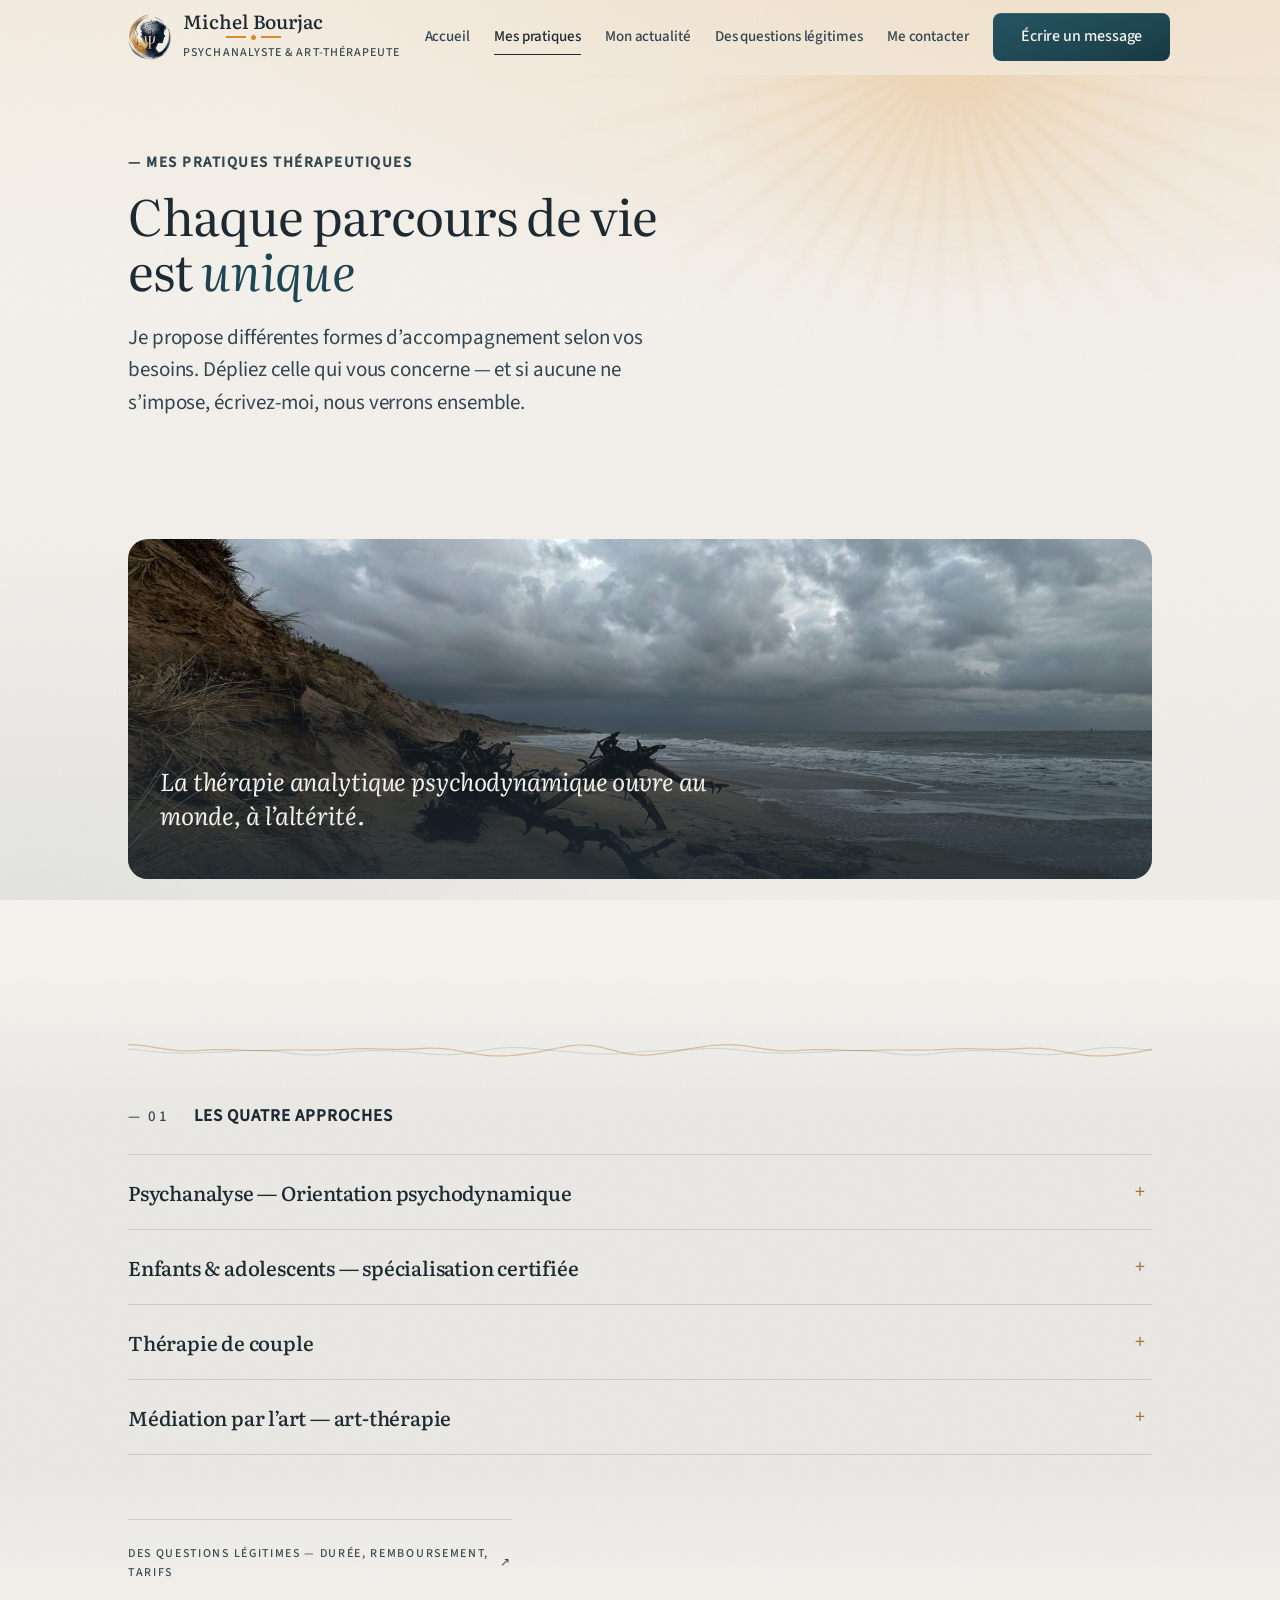
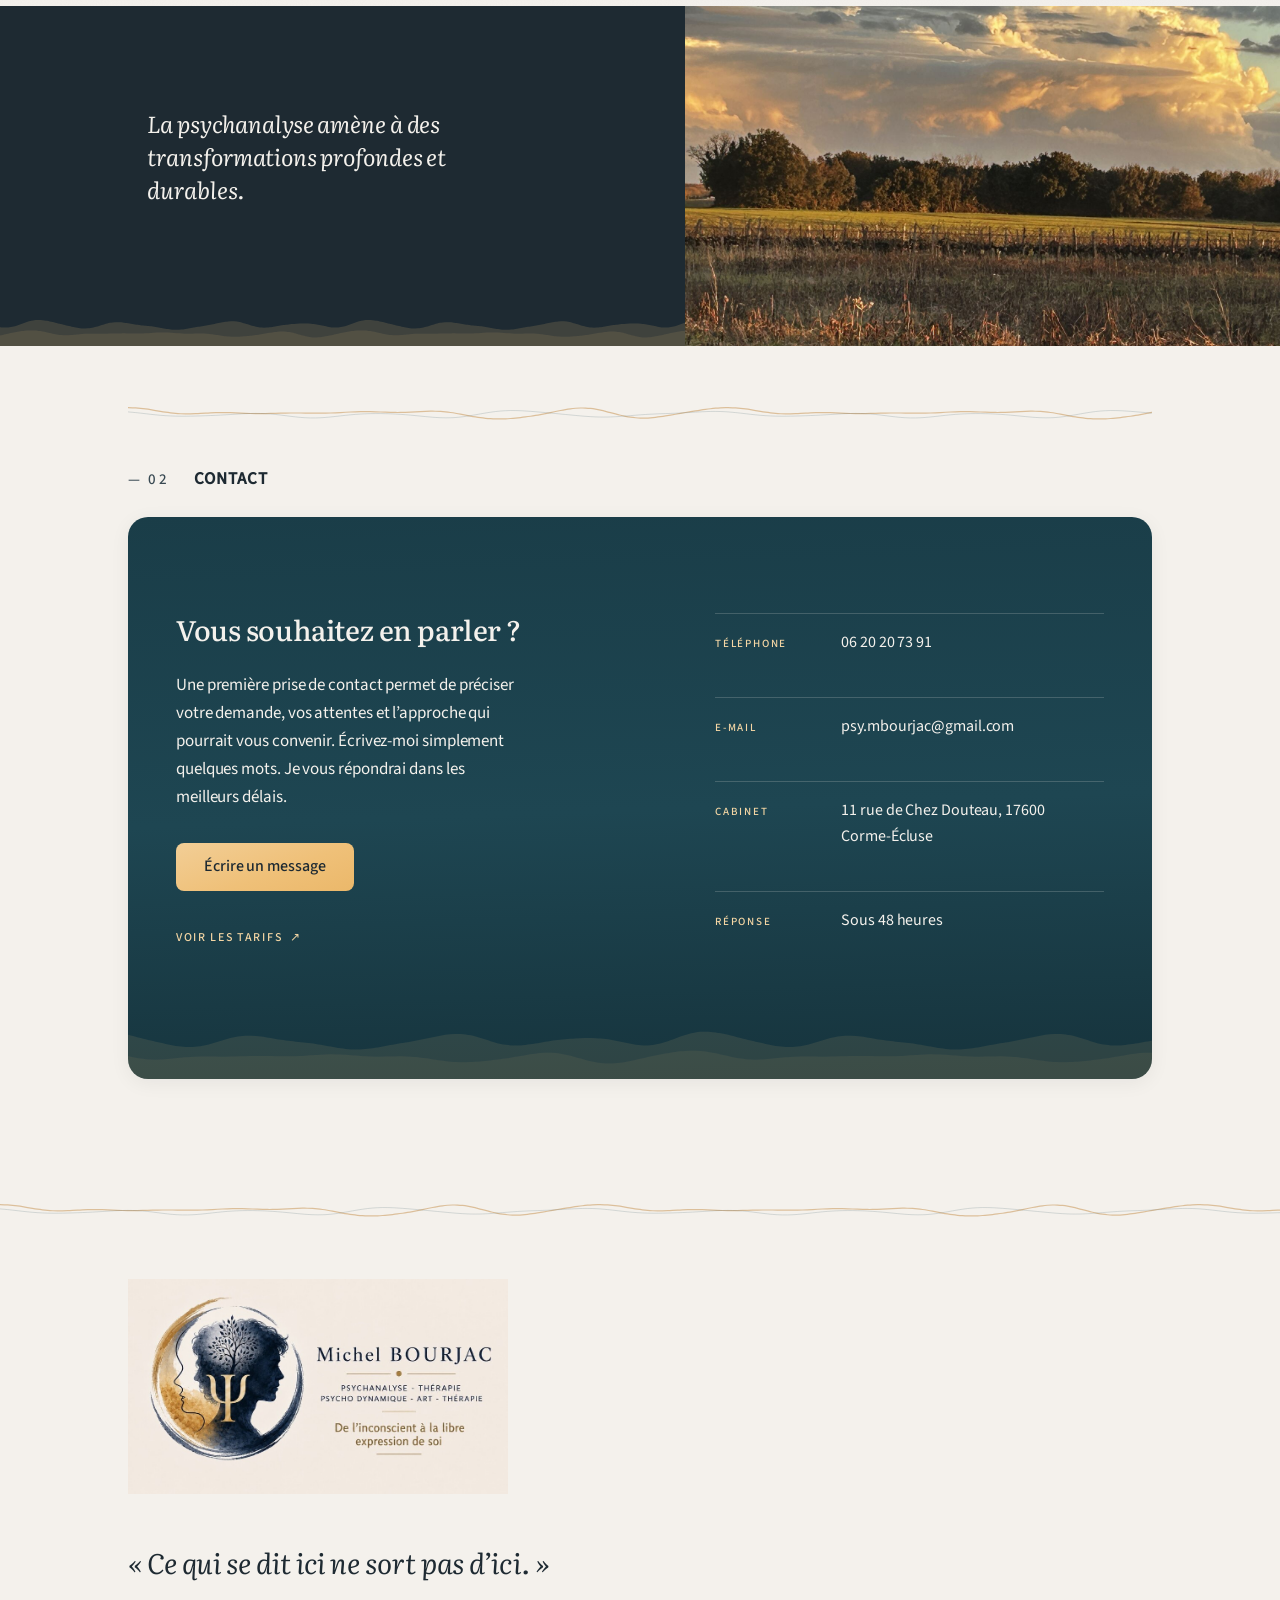
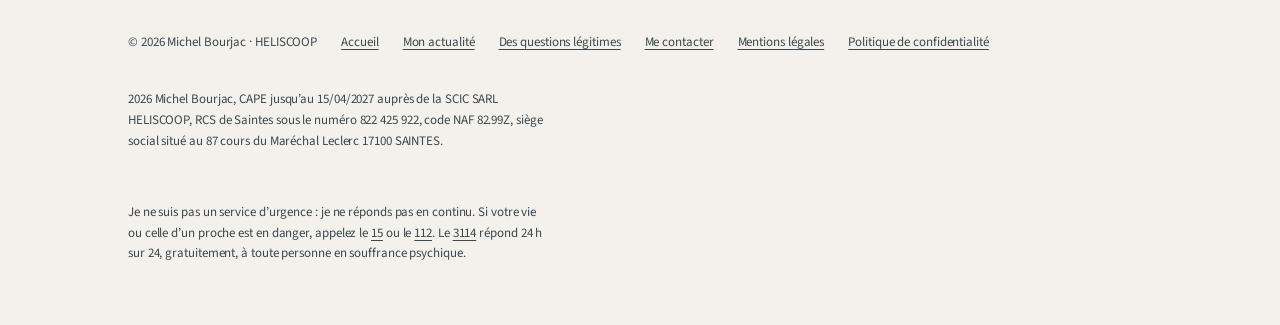
<file: pratiques.html>
<!DOCTYPE html>
<html lang="fr">
<head>
  <meta charset="UTF-8">
  <meta name="viewport" content="width=device-width, initial-scale=1">
  <title>Mes pratiques thérapeutiques — Michel Bourjac, psychanalyste à Corme-Écluse</title>
  <meta name="description" content="Psychanalyse psychodynamique, thérapie enfants et ados, thérapie de couple, médiation par l'art : les pratiques de Michel Bourjac à Corme-Écluse (17).">
  <meta property="og:title" content="Mes pratiques thérapeutiques — Michel Bourjac">
  <meta property="og:description" content="Chaque parcours de vie est unique. Quatre formes d'accompagnement selon vos besoins.">
  <meta property="og:type" content="article">
  <meta property="og:url" content="https://michelbourjac.fr/pratiques.html">
  <meta property="og:locale" content="fr_FR">
  <link rel="canonical" href="https://michelbourjac.fr/pratiques.html">

  <!-- Polices auto-hébergées — aucune requête vers Google, aucune IP visiteur transmise.
       Fichiers produits par outils/telecharger-polices.ps1 -->
  <link rel="icon" href="assets/img/favicon/favicon.ico" sizes="any">
  <link rel="icon" type="image/png" sizes="32x32" href="assets/img/favicon/favicon-32x32.png">
  <link rel="icon" type="image/png" sizes="16x16" href="assets/img/favicon/favicon-16x16.png">
  <link rel="apple-touch-icon" sizes="180x180" href="assets/img/favicon/apple-touch-icon.png">
  <link rel="icon" type="image/png" sizes="192x192" href="assets/img/favicon/favicon-192x192.png">
  <link rel="stylesheet" href="assets/css/fonts.css">
  <link rel="stylesheet" href="assets/css/ds/styles.css">
  <link rel="stylesheet" href="assets/css/michel.css?v=20260828b">
  <link rel="stylesheet" href="assets/css/maree-haute.css">
</head>
<body>
  <a class="skip-link" href="#main">Aller au contenu principal</a>

  <header class="site-header">
    <div class="shell bar">
      <a class="brand" href="index.html" aria-label="Michel Bourjac — retour à l'accueil">
        <img class="brand-logo" src="assets/img/logo-michel-bourjac-embleme-transparent.png" alt="" width="300" height="320">
        <span class="brand-text">
          <span class="name-block">
            <span class="name">Michel Bourjac</span>
            <span class="brand-sep" aria-hidden="true"><span class="brand-sep-line"></span><span class="brand-sep-dot"></span><span class="brand-sep-line"></span></span>
          </span>
          <span class="tagline">Psychanalyste &amp; Art-thérapeute</span>
        </span>
      </a>
      <button class="nav-toggle" type="button" aria-expanded="false" aria-controls="site-nav" aria-label="Menu">
        <span class="bars" aria-hidden="true"><span></span><span></span><span></span></span>
      </button>
      <nav class="site-nav" id="site-nav" aria-label="Navigation principale">
        <a href="index.html">Accueil</a>
        <a href="pratiques.html" aria-current="page">Mes pratiques</a>
        <a href="actualite.html">Mon actualité</a>
        <a href="questions.html">Des questions légitimes</a>
        <a href="contact.html">Me contacter</a>
        <a class="btn" href="contact.html#formulaire">Écrire un message</a>
      </nav>
      <a class="btn" href="contact.html#formulaire">Écrire un message</a>
    </div>
  </header>

  <main id="main">

    <section class="page-head" aria-labelledby="page-title">
      <div class="sky" aria-hidden="true">
        <span class="rays"></span>
        <span class="orb"></span>
      </div>
      <div aria-hidden="true" class="horizon"></div>
      <div class="shell">
        <p class="t-label reveal">— Mes pratiques thérapeutiques</p>
        <h1 id="page-title" class="m-h1 reveal" style="--reveal-delay: 80ms;">
          Chaque parcours de vie est <em class="accent">unique</em>
        </h1>
        <p class="m-chapo reveal" style="--reveal-delay: 160ms;">
          Je propose différentes formes d&rsquo;accompagnement selon vos besoins. Dépliez celle
          qui vous concerne — et si aucune ne s&rsquo;impose, écrivez-moi, nous verrons ensemble.
        </p>
      </div>
    </section>

    <!-- ═══ Photo-citation — respiration entre les sections (27/08) ═══ -->
    <section class="section" aria-label="Citation">
      <div class="shell">
        <div class="photo-quote reveal" style="background-image: url('assets/img/paysages/paysage-dune-bois-flotte.jpg');">
          <blockquote class="quote">
            <p style="margin:0">La thérapie analytique psychodynamique ouvre au monde, à l&rsquo;altérité.</p>
          </blockquote>
        </div>
      </div>
    </section>

    <!-- ═══ — 01 · Les quatre approches (accordéons) ═══ -->
    <section class="section band-wash band-wash--tide" aria-labelledby="h-approches">
      <div class="shell">
        <div class="section-head section--ruled reveal">
          <span class="num">— 01</span>
          <span class="label">Les quatre approches</span>
        </div>
        <h2 id="h-approches" class="sr-only">Les quatre approches</h2>

        <div class="accordions reveal">

          <!-- Psychanalyse -->
          <details class="acc" id="psychanalyse">
            <summary>
              <span>Psychanalyse — Orientation psychodynamique</span>
              <span class="sign" aria-hidden="true"></span>
            </summary>
            <div class="acc-body">
              <div class="acc-resume">
                <span class="t-label">En résumé</span>
                <p>Vous partagez votre vécu, je vous accompagne pour y repérer ce qui fait sens
                   au-delà du discours.</p>
                <p>Une séance de 45 minutes par semaine, le plus souvent.</p>
              </div>
              <p>Ma pratique repose sur un socle psychanalytique éprouvé. Je privilégie une
                 alliance thérapeutique fondée sur la simplicité, l&rsquo;écoute et la bienveillance.</p>
              <div class="ponctuation-photos ponctuation-photos--solo">
                <span class="cadre-mini"><img src="assets/img/medaillons/escalier.jpg" width="700" height="700" loading="lazy" decoding="async"
                     alt="Escalier de pierre moussu montant entre les feuillages."></span>
              </div>
              <p>Le rythme est le plus souvent d&rsquo;une séance de 45 minutes par semaine.
                 Il s&rsquo;adapte à vos possibilités et à vos disponibilités.</p>
              <p>L&rsquo;approche psychanalytique consiste à aller à l&rsquo;intérieur de soi.
                 Vous parcourez votre histoire personnelle, accompagné par le thérapeute.
                 Le but est de vous découvrir comme un sujet unique. Je vous accompagne avec
                 bienveillance et à votre rythme dans le travail d&rsquo;élaboration et de prise
                 de conscience.</p>
              <div class="ponctuation-photos ponctuation-photos--solo">
                <span class="cadre-mini"><img src="assets/img/medaillons/caillou-verdure.jpg" width="700" height="700" loading="lazy" decoding="async"
                     alt="Pierre nichée dans le lierre, en lisière d’un jardin."></span>
              </div>
              <p>Je conserve toujours une écoute analytique. Quand cela s&rsquo;avère utile, et
                 avec votre accord, la thérapie peut intégrer une médiation par les arts
                 plastiques : dessin, collage, argile.</p>

              <h3 class="m-h3">Ce que l&rsquo;approche psychodynamique ajoute</h3>
              <p>Ma pratique tient compte des dynamiques de l&rsquo;inconscient propres à la
                 psychanalyse. Elle met aussi l&rsquo;accent sur la dynamique intrapsychique :
                 l&rsquo;exploration des affects, des désirs, des rêves et des fantasmes.</p>
              <p>Je vous aide à décrire vos émotions et vos sentiments, y compris quand ils
                 sont contradictoires.</p>
              <p>J&rsquo;accorde également mon attention aux résistances. Ce sont les efforts que
                 l&rsquo;on fait pour éviter certains sujets, ou les activités qui retardent le
                 progrès de la thérapie. Ensemble, nous explorons ces évitements. Nous
                 identifions les expériences qui sont à l&rsquo;origine du vécu pénible.</p>
              <div class="ponctuation-photos ponctuation-photos--solo">
                <span class="cadre-mini"><img src="assets/img/medaillons/planche-verdure.jpg" width="700" height="700" loading="lazy" decoding="async"
                     alt="Lierre grimpant sur une palissade en bois."></span>
              </div>
              <ul class="ruled-list">
                <li>J&rsquo;interroge les relations, les liens.</li>
                <li>Je vous aide à comprendre comment vos relations vous ont façonné, afin
                    d&rsquo;y remettre de la clarté et de l&rsquo;équilibre, en pleine conscience.</li>
              </ul>
              <p>En tant que psychanalyste, j&rsquo;explore aussi ce qui se joue dans la relation
                 thérapeutique elle-même : les transferts.</p>
              <p>Je vous accompagne à reconnaître les schémas récurrents, douloureux ou
                 autodestructeurs, jusqu&rsquo;alors inconscients. Pour les comprendre, la thérapie
                 explore les expériences passées qui les ont installés. Vous devenez peu à peu
                 capable de vous en libérer, en toute autonomie.</p>
              <p>L&rsquo;objectif du soin est d&rsquo;éprouver l&rsquo;expérience correctrice que propose la
                 psychothérapie, et de vous libérer des entraves liées au passé.</p>
              <p><a class="cta-link" href="questions.html#pour-qui">Cette approche est-elle pour moi ? <span class="arr" aria-hidden="true">↗</span></a></p>
            </div>
          </details>

          <!-- Enfants & adolescents -->
          <details class="acc" id="enfants">
            <summary>
              <span>Enfants &amp; adolescents — spécialisation certifiée</span>
              <span class="sign" aria-hidden="true"></span>
            </summary>
            <div class="acc-body">
              <p class="t-label">Certification « Spécialisation Enfants et Adolescents »</p>
              <p>La prise en charge se fait dans un espace protégé et sécurisé. Elle est
                 d&rsquo;inspiration psychanalytique et d&rsquo;orientation psychodynamique.</p>
              <div class="ponctuation-photos ponctuation-photos--solo">
                <span class="cadre-mini"><img src="assets/img/enfants/pate-a-modeler.jpg" width="830" height="838" loading="lazy" decoding="async"
                     alt="Mains d&rsquo;enfant façonnant des boules de pâte à modeler colorées."></span>
              </div>
              <p>Elle nécessite deux accords : celui de l&rsquo;enfant ou de l&rsquo;adolescent, et celui
                 du ou des titulaires de l&rsquo;autorité parentale.</p>
              <p>Toutes les séances se terminent par un échange avec le ou les adultes
                 responsables. Cet échange se fait sous couvert de l&rsquo;accord de l&rsquo;enfant sur
                 ce qui peut être communiqué.</p>
              <p>L&rsquo;approche est moins factuelle qu&rsquo;avec un adulte. Elle s&rsquo;accompagne souvent
                 d&rsquo;une médiation par le jeu ou par les arts plastiques.</p>
              <div class="ponctuation-photos ponctuation-photos--solo">
                <span class="cadre-mini"><img src="assets/img/enfants/figurines-dinosaures.jpg" width="733" height="361" loading="lazy" decoding="async"
                     alt="Enfant jouant avec des figurines de dinosaures."></span>
              </div>
              <p>Chez les enfants comme chez les adolescents, la prise en charge est généralement
                 plus brève. Après un certain temps les séances s&rsquo;espacent.</p>
              <p>Les indications d&rsquo;une approche psychodynamique ou art-thérapeutique chez les
                 enfants et adolescents sont : les conflits entre les générations, les addictions,
                 le harcèlement, les difficultés identitaires, le repli sur soi.</p>

            </div>
          </details>

          <!-- Thérapie de couple -->
          <details class="acc" id="couple">
            <summary>
              <span>Thérapie de couple</span>
              <span class="sign" aria-hidden="true"></span>
            </summary>
            <div class="acc-body">
              <div class="acc-resume">
                <span class="t-label">En résumé</span>
                <p>Je ne prends jamais parti. Je ne vous pousserai ni à rester ensemble,
                   ni à vous séparer.</p>
              </div>
              <div class="ponctuation-photos ponctuation-photos--solo">
                <span class="cadre-mini"><img src="assets/img/couple/anneau-mur.jpg" width="750" height="1000" loading="lazy" decoding="async"
                     alt="Anneau de fer ancien, fixé dans un mur de pierre."></span>
              </div>
              <h3 class="m-h3" style="margin-top:0">Dans quelles situations</h3>
              <ul>
                <li>Difficultés de communication ou de relation</li>
                <li>Baisse de désir</li>
                <li>Relation extraconjugale</li>
                <li>Désir d&rsquo;enfant, naissance</li>
                <li>Interruption de grossesse</li>
                <li>Maladie, deuil, chômage</li>
                <li>Processus de séparation</li>
              </ul>
              <div class="ponctuation-photos ponctuation-photos--solo">
                <span class="cadre-mini"><img src="assets/img/couple/ferronnerie-crochet.jpg" width="750" height="1000" loading="lazy" decoding="async"
                     alt="Crochet ancien en fer forgé, fixé sur du bois patiné."></span>
              </div>

              <h3 class="m-h3">Comment je travaille</h3>
              <p>Je vérifie d&rsquo;abord que les deux membres du couple sont alignés avec la
                 démarche, et qu&rsquo;aucun des deux ne souffre de cette décision.</p>
              <div class="ponctuation-photos ponctuation-photos--solo">
                <span class="cadre-mini"><img src="assets/img/couple/charniere-porte.jpg" width="750" height="1000" loading="lazy" decoding="async"
                     alt="Charnière en fer forgé, en volute, sur une porte en bois ancienne."></span>
              </div>
              <p>J&rsquo;ai été formé pour accompagner la réflexion de ceux — enfants, adolescents
                 ou adultes — qui souffrent dans leur vie affective, relationnelle et sexuelle.</p>
              <p>Je suis là pour « tenir conseil » avec vous. Je vous aide à prendre du recul
                 et à réfléchir, afin que vous fassiez vous-mêmes des choix libres et assumés.</p>
              <p>Je suis convaincu que chaque personne du couple possède ses propres ressources
                 pour prendre les bonnes décisions. Parfois, le couple ne les trouve plus.
                 Je vous aide alors à les identifier et à les mobiliser de nouveau.</p>
              <p>Cela commence par une oreille attentive, sans jugement ni interprétation hâtive.
                 Une règle : <strong>je ne prends pas parti</strong>. Mon écoute active me permet de
                 reformuler vos propos, de les approfondir et d&rsquo;éclaircir vos problématiques
                 entre vous.</p>
              <p>La thérapie est comme un coup de projecteur sur la vie de votre couple. C&rsquo;est
                 mon pas de côté, ma place de spectateur attentif, qui me permet de regarder la
                 difficulté et de vous la soumettre — avec l&rsquo;intention que la solution naisse de
                 vous et vous paraisse évidente.</p>
              <p>Je rétablis le dialogue entre vous et je fais circuler la parole, notamment
                 quand la communication est rompue.</p>
              <div class="ponctuation-photos ponctuation-photos--solo">
                <span class="cadre-mini"><img src="assets/img/couple/poignee-porte.jpg" width="750" height="1000" loading="lazy" decoding="async"
                     alt="Ancienne poignée et loquet en fer forgé sur une porte en bois."></span>
              </div>
              <p>Je pose toutes les questions, y compris celles que vous n&rsquo;osez peut-être plus
                 poser.</p>
              <p>Je n&rsquo;inciterai jamais un couple à poursuivre son histoire, ni à se séparer.
                 Mon objectif est de vous accompagner suffisamment bien pour que vous puissiez
                 prendre votre décision le plus sereinement possible, alignés chacun dans votre
                 esprit et votre corps.</p>

            </div>
          </details>

          <!-- Médiation par l'art -->
          <details class="acc" id="art">
            <summary>
              <span>Médiation par l&rsquo;art — art-thérapie</span>
              <span class="sign" aria-hidden="true"></span>
            </summary>
            <div class="acc-body">
              <p>Je suis certifié art-thérapeute. Chez les enfants comme chez les adultes, il est
                 parfois utile d&rsquo;aborder certains conflits par un autre chemin que la parole.
                 On utilise alors des médiums : le modelage de l&rsquo;argile, le dessin, le collage.</p>
              <p>Dans l&rsquo;action créative, soutenue par son côté ludique, l&rsquo;expression dépasse la
                 conscience. Les barrières qui empêchent de dire sa souffrance s&rsquo;abaissent.</p>
              <p>L&rsquo;approche est toujours bienveillante. Il n&rsquo;y a aucun prérequis technique, ni
                 aucune capacité esthétique à avoir. Seules l&rsquo;intention et l&rsquo;action sont les
                 moteurs de l&rsquo;art-thérapie.</p>
              <div class="ponctuation-photos ponctuation-photos--solo">
                <span class="cadre-mini"><img src="assets/img/oeuvres/dessin-mandala.jpg" width="863" height="880" loading="lazy" decoding="async"
                     alt="Dessin aux feutres réalisé en atelier : une forme ronde partagée en zones de couleurs, comme un mandala."></span>
              </div>

              <h3 class="m-h3">Comment je définis l&rsquo;art-thérapie</h3>
              <p>C&rsquo;est une autre voie pour l&rsquo;expression des souffrances humaines.</p>
              <ul>
                <li>L&rsquo;acte créatif — la thérapie par le <em>faire</em> — permet de refaire éclore l&rsquo;« en vie ».</li>
                <li>Le processus passe par la mobilisation du corps, autre moyen d&rsquo;expression.
                    Il convoque l&rsquo;aspect ludique de l&rsquo;action.</li>
                <li>Trois processus entrent en jeu : l&rsquo;intention, l&rsquo;action, la production.</li>
              </ul>
              <div class="ponctuation-photos ponctuation-photos--solo">
                <span class="cadre-mini"><img src="assets/img/oeuvres/collage-images.jpg" width="977" height="702" loading="lazy" decoding="async"
                     alt="Collage réalisé en atelier, à partir d’images découpées dans des magazines."></span>
              </div>

              <h3 class="m-h3">Et si l&rsquo;on est très inhibé ?</h3>
              <ul>
                <li>Je crée un cadre sécurisant et non jugeant. Je n&rsquo;interprète jamais une œuvre
                    de manière hâtive.</li>
                <li>Par le jeu, l&rsquo;acte de création sollicite les notions de beau, de bien et de bon.</li>
                <li>Pour certaines personnes, le groupe crée aussi une émulation.</li>
              </ul>

              <h3 class="m-h3">Pourquoi l&rsquo;argile, par exemple</h3>
              <ul>
                <li>Elle offre une capacité d&rsquo;expression facile et quasiment infinie.</li>
                <li>Sa malléabilité apporte du plaisir et de la sensualité.</li>
                <li>Elle permet de poser son empreinte et d&rsquo;accéder à un ancrage corporel.</li>
                <li>Elle permet de projeter et de symboliser ses angoisses et ses douleurs.</li>
                <li>Transformer une forme illustre le changement.</li>
                <li>Réparer une pièce cassée permet de travailler la résilience.</li>
              </ul>
              <div class="ponctuation-photos ponctuation-photos--solo">
                <span class="cadre-mini"><img src="assets/img/oeuvres/argile-silhouette.jpg" width="378" height="1000" loading="lazy" decoding="async"
                     style="object-position: top;" alt="Silhouette humaine modelée en argile crue, réalisée en atelier."></span>
              </div>

              <h3 class="m-h3">Comment j&rsquo;évalue les progrès</h3>
              <ul>
                <li>Je privilégie le processus créatif plutôt que le résultat.</li>
                <li>À partir d&rsquo;une consigne, j&rsquo;observe l&rsquo;intention, l&rsquo;action et la production.</li>
                <li>J&rsquo;évalue le rapport à la production et la mise en mots.</li>
                <li>Je regarde l&rsquo;implication dans l&rsquo;atelier et le plaisir observé.</li>
              </ul>
              <div class="ponctuation-photos ponctuation-photos--solo">
                <span class="cadre-mini"><img src="assets/img/oeuvres/dessin-fleurs.jpg" width="1000" height="705" loading="lazy" decoding="async"
                     alt="Dessin aux feutres réalisé en atelier : un paysage foisonnant de fleurs et de motifs colorés."></span>
              </div>

              <h3 class="m-h3" id="galerie">Quelques travaux d&rsquo;atelier</h3>
              <p class="m-secondary" style="max-width:52ch">
                Dessin, pastel, collage, modelage. Ce qui compte n&rsquo;est pas le résultat,
                mais ce que le geste a permis de dire.
              </p>

              <!-- Autorisation confirmée par Michel (18/08/2026) : ces œuvres sont
                   libres de droit pour michelbourjac.fr. Bandeau de réserve retiré. -->

              <ul class="galerie" aria-label="Travaux réalisés en atelier d’art-thérapie">
                <li>
                  <figure>
                    <span class="cadre"><img src="assets/img/oeuvres/dessin-echelle.jpg" width="596" height="863" loading="lazy" decoding="async"
                         alt="Dessin aux crayons de couleur : une longue échelle rayée qui monte vers le haut de la feuille, entourée de pastilles et de motifs colorés."></span>
                  </figure>
                </li>
                <li>
                  <figure>
                    <span class="cadre"><img src="assets/img/oeuvres/dessin-bord-de-mer.jpg" width="1000" height="689" loading="lazy" decoding="async"
                         alt="Dessin au feutre : un personnage au bord de l’eau, un soleil, des vagues tracées en lignes ondulées et un sapin."></span>
                  </figure>
                </li>
                <li>
                  <figure>
                    <span class="cadre"><img src="assets/img/oeuvres/dessin-nature-morte.jpg" width="1000" height="848" loading="lazy" decoding="async"
                         alt="Dessin aux crayons de couleur : une nature morte très colorée — pomme, citron, bouteille et verre posés sur une table, devant un fond de fleurs jaunes."></span>
                  </figure>
                </li>
                <li>
                  <figure>
                    <span class="cadre"><img src="assets/img/oeuvres/peinture-figures.jpg" width="1000" height="517" loading="lazy" decoding="async"
                         alt="Peinture en couleurs vives : une frise de visages et de silhouettes serrés les uns contre les autres, aux expressions très marquées."></span>
                  </figure>
                </li>
              </ul>

              <p class="t-caption figure-caption" style="margin-top: var(--m)">
                Travaux réalisés en atelier, libres de droits pour ce site.
              </p>
            </div>
          </details>

        </div>

        <a class="cta-link cta-link--quiet passerelle-block" href="questions.html">
          Des questions légitimes — durée, remboursement, tarifs <span class="arr" aria-hidden="true">↗</span>
        </a>
      </div>
    </section>

    <!-- ═══ Intercalaire — respiration plein largeur (24/08) ═══ -->
    <section class="intercalaire intercalaire--inverse" aria-label="Citation">
      <div class="photo-media" style="background-image: url('assets/img/paysages/paysage-orage-dore.jpg');"></div>
      <div class="legende">
        <blockquote class="quote">
          <p style="margin:0">La psychanalyse amène à des transformations profondes et durables.</p>
        </blockquote>
      </div>
    </section>

    <!-- ═══ — 02 · Contact ═══ -->
    <section class="section" aria-labelledby="h-contact">
      <div class="shell">
        <div class="section-head section--ruled reveal">
          <span class="num">— 02</span>
          <span class="label">Contact</span>
        </div>
        <div class="dark-panel reveal">
          <div aria-hidden="true" class="glow"></div>
          <div class="inner contact-grid">
            <div>
              <h2 id="h-contact" class="m-h2">Vous souhaitez en parler ?</h2>
              <p style="max-width:44ch; color: var(--surface); font-size:17px; line-height:1.65;">
                Une première prise de contact permet de préciser votre demande, vos attentes et
                l&rsquo;approche qui pourrait vous convenir. Écrivez-moi simplement quelques mots.
                Je vous répondrai dans les meilleurs délais.
              </p>
              <div class="contact-actions">
                <a class="btn btn--on-dark" href="contact.html">Écrire un message</a>
                <a class="cta-link cta-link--quiet" href="questions.html#tarifs" style="color: var(--accent-on-dark-text);">
                  Voir les tarifs <span class="arr" aria-hidden="true">↗</span>
                </a>
              </div>
            </div>
            <dl class="contact-dl">
              <div><dt>Téléphone</dt><dd><a href="tel:+33620207391">06 20 20 73 91</a></dd></div>
              <div><dt>E-mail</dt><dd><a href="mailto:psy.mbourjac@gmail.com">psy.mbourjac@gmail.com</a></dd></div>
              <div><dt>Cabinet</dt><dd>11 rue de Chez Douteau, 17600 Corme-Écluse</dd></div>
              <div><dt>Réponse</dt><dd>Sous 48 heures</dd></div>
            </dl>
          </div>
        </div>
      </div>
    </section>
  </main>

  <footer class="site-footer">
    <div class="shell inner">
      <img class="footer-logo" src="assets/img/logo-michel-bourjac-horizontal.jpg" width="900" height="509" loading="lazy" decoding="async" alt="Michel Bourjac — Psychanalyse, thérapie psychodynamique, art-thérapie">
      <p class="footer-thought">« Ce qui se dit ici ne sort pas d&rsquo;ici. »</p>
      <nav class="footer-legal" aria-label="Navigation de pied de page">
        <span>© 2026 Michel Bourjac · HELISCOOP</span>
        <a href="index.html">Accueil</a>
        <a href="actualite.html">Mon actualité</a>
        <a href="questions.html">Des questions légitimes</a>
        <a href="contact.html">Me contacter</a>
        <a href="mentions-legales.html">Mentions légales</a>
        <a href="confidentialite.html">Politique de confidentialité</a>
      </nav>
      <p class="footer-legal-mention">
        2026 Michel Bourjac, CAPE jusqu&rsquo;au 15/04/2027 auprès de la SCIC SARL HELISCOOP,
        RCS de Saintes sous le numéro 822 425 922, code NAF 82.99Z, siège social situé au
        87 cours du Maréchal Leclerc 17100 SAINTES.
      </p>
      <p class="footer-urgence">
        Je ne suis pas un service d&rsquo;urgence : je ne réponds pas en continu.
        Si votre vie ou celle d&rsquo;un proche est en danger, appelez le
        <a href="tel:15">15</a> ou le <a href="tel:112">112</a>.
        Le <a href="tel:3114">3114</a> répond 24 h sur 24, gratuitement, à toute
        personne en souffrance psychique.
      </p>
    </div>
  </footer>

  <script src="assets/js/main.js?v=20260818b" defer></script>
</body>
</html>
</file>
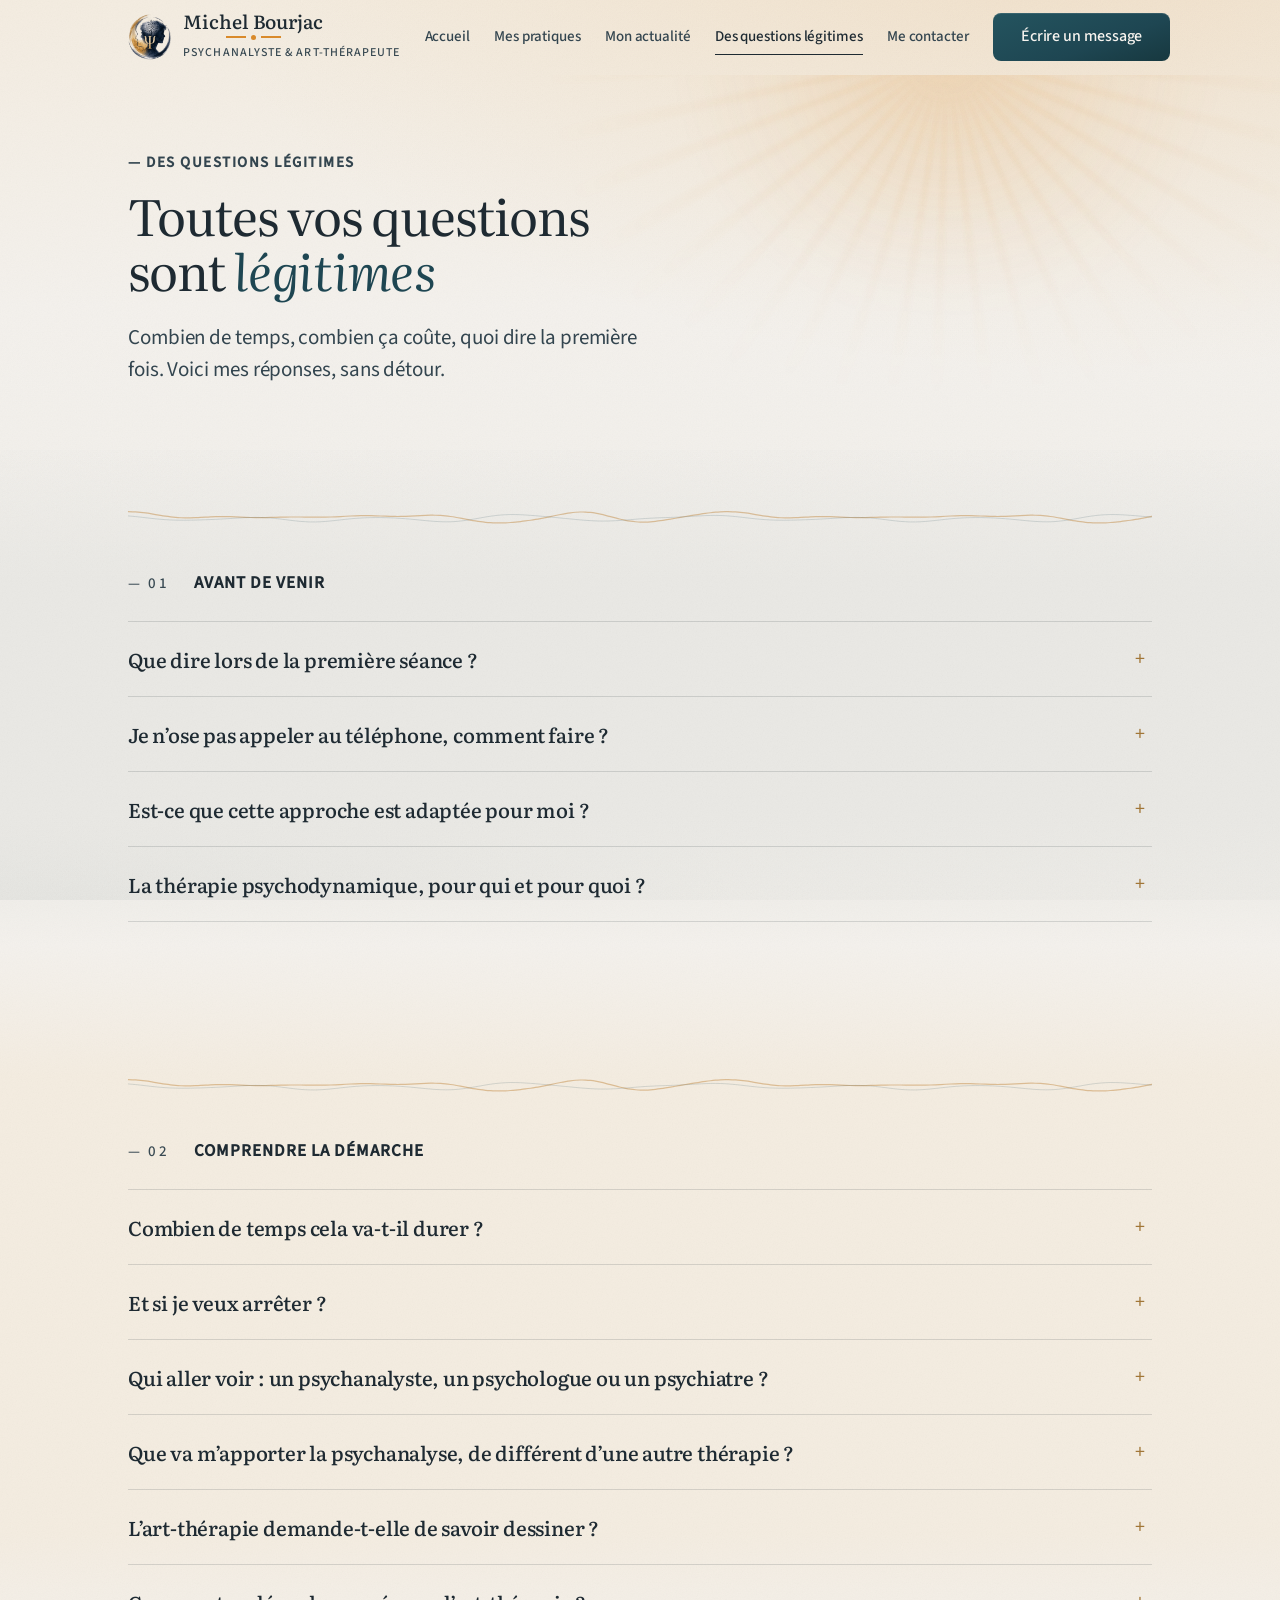
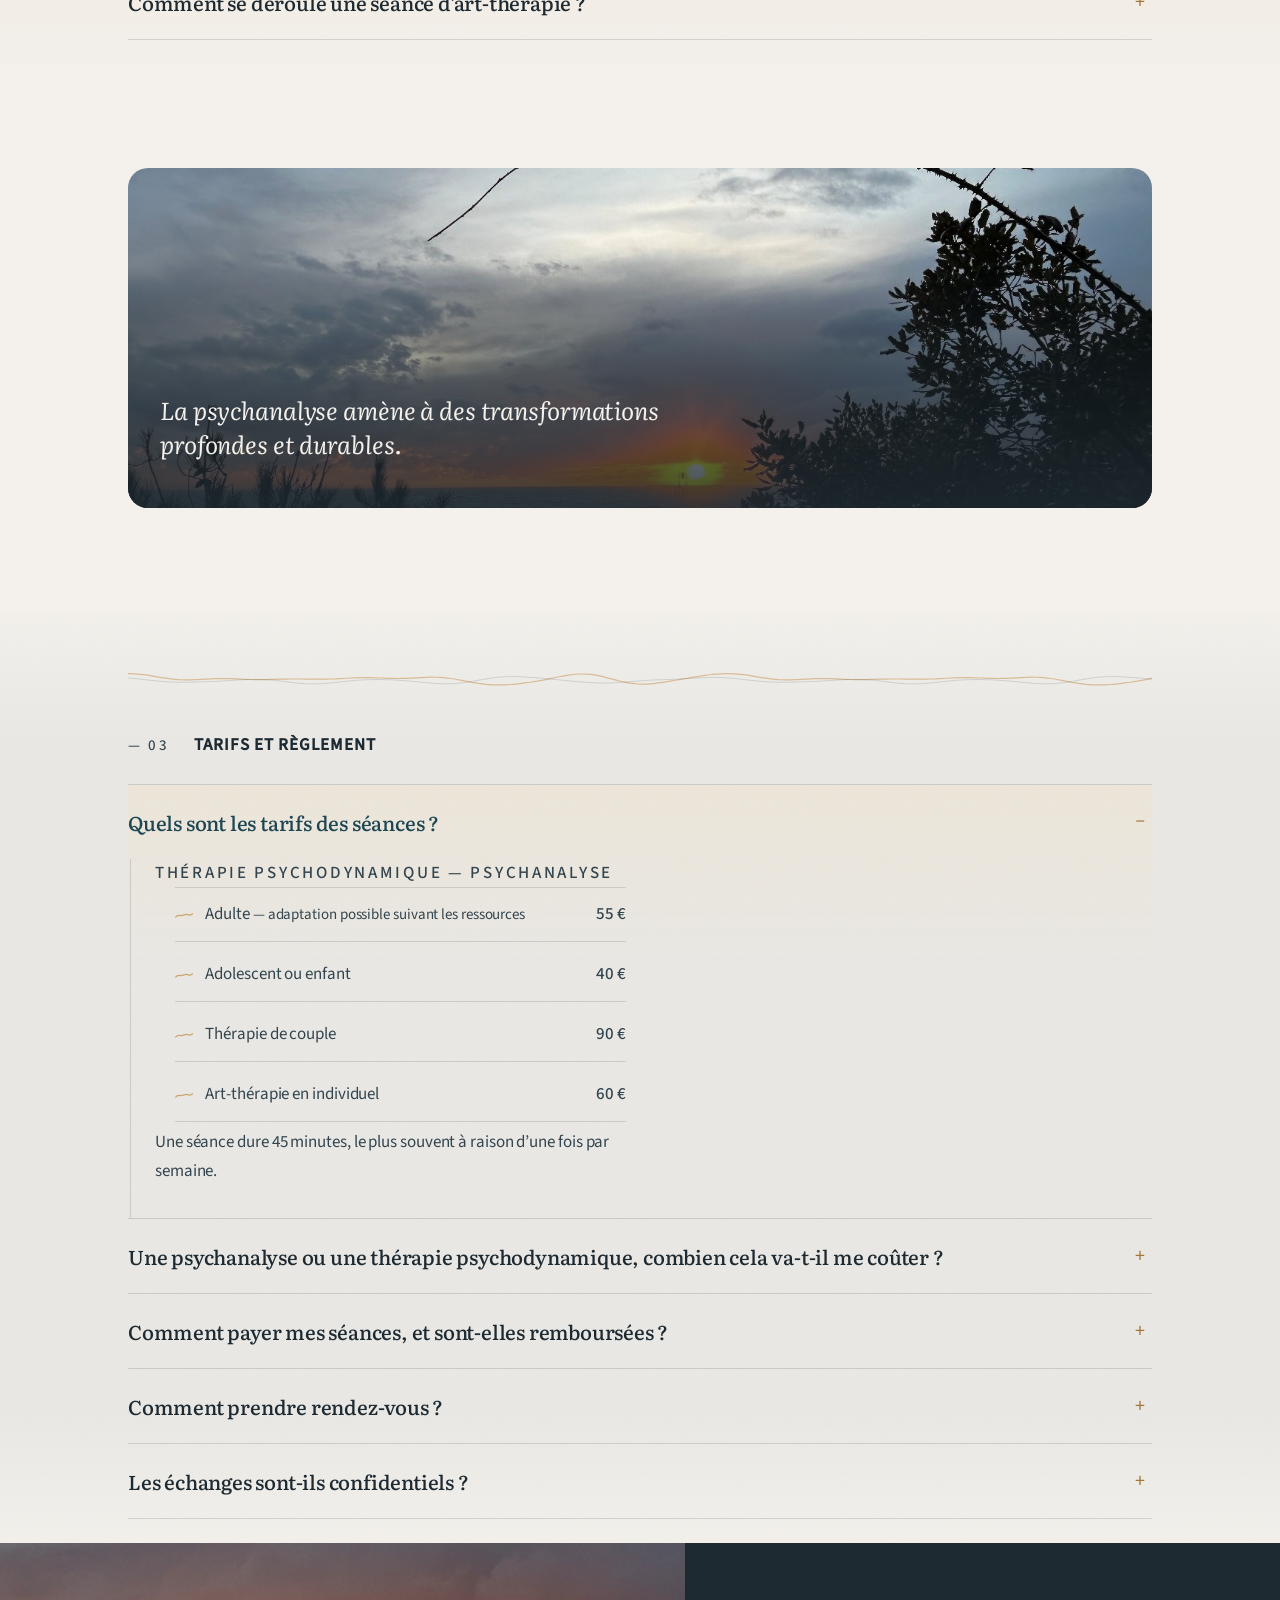
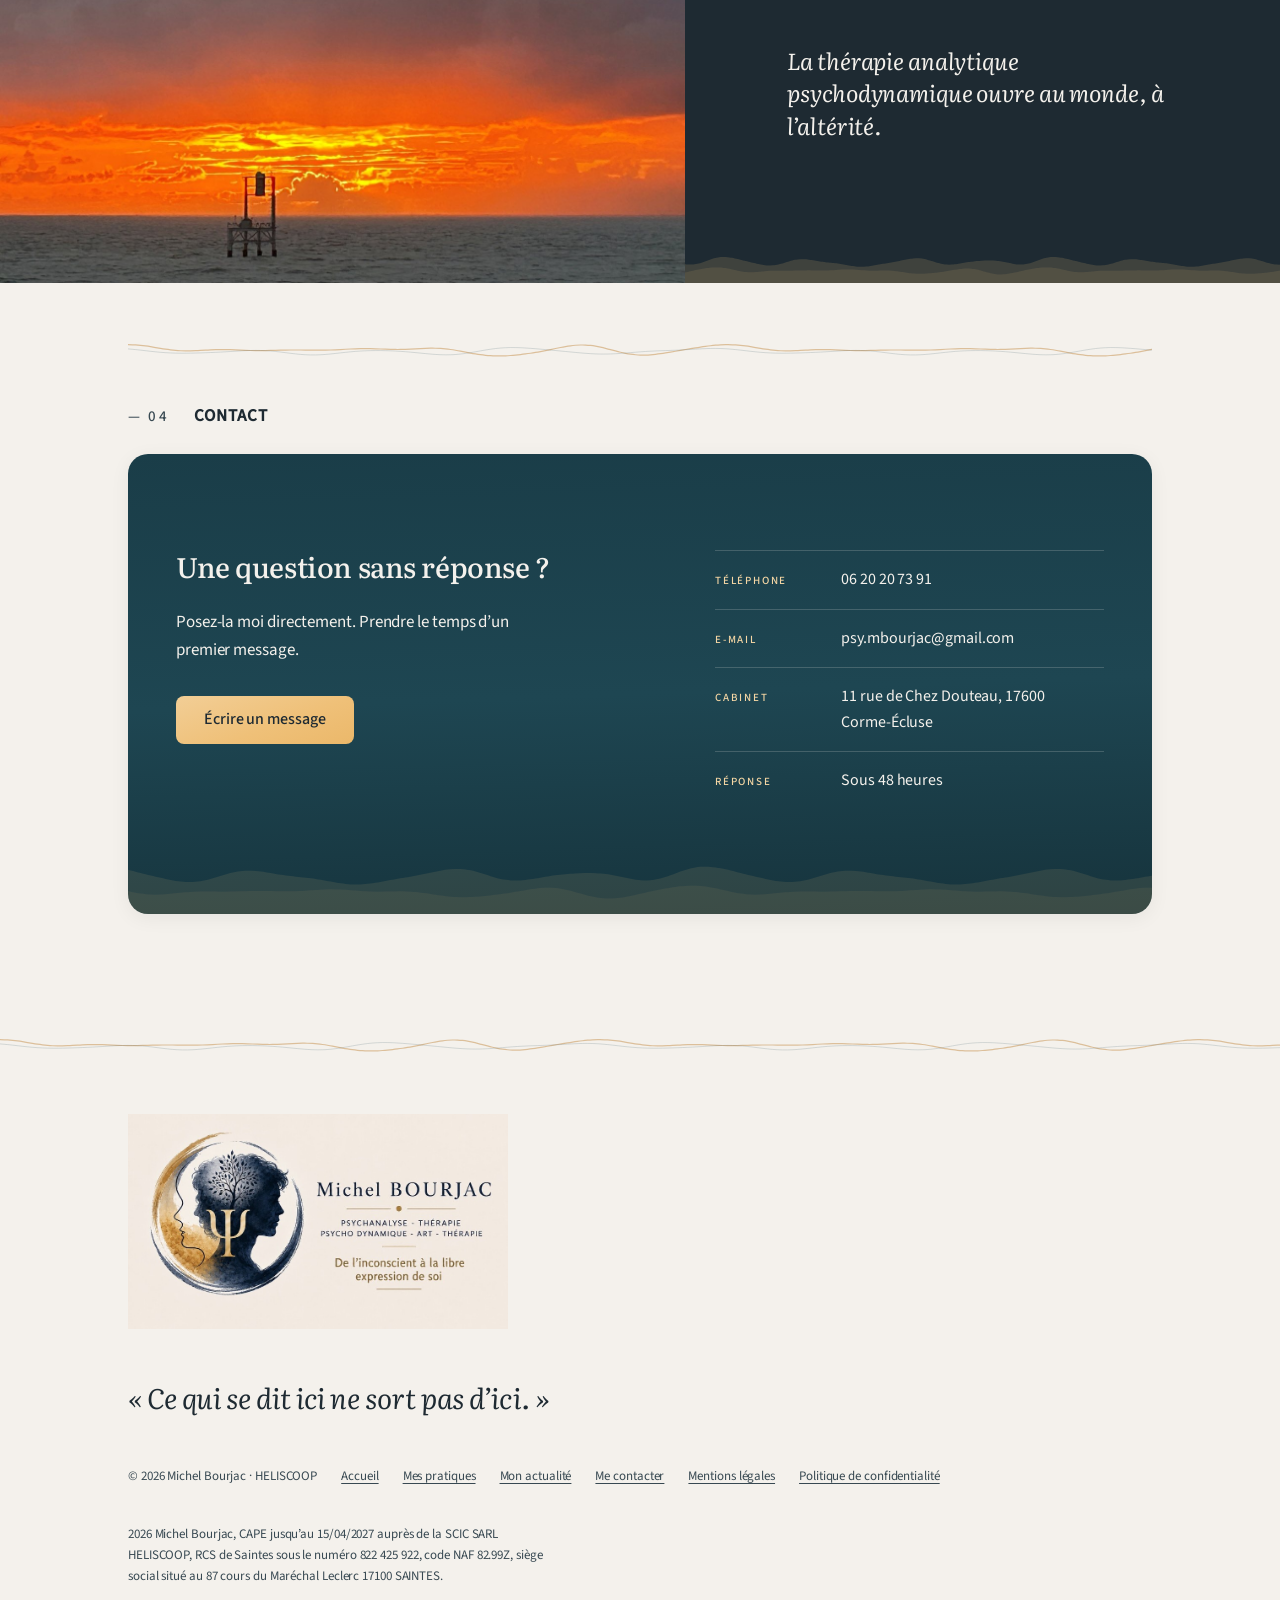
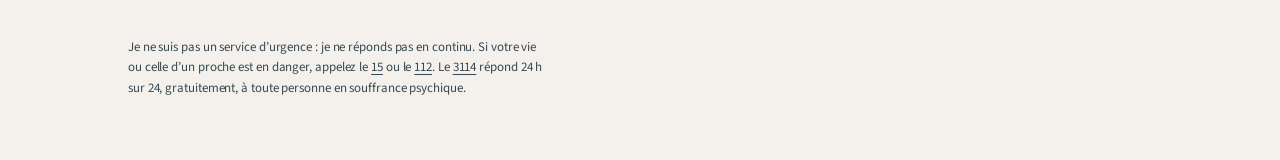
<file: questions.html>
<!DOCTYPE html>
<html lang="fr">
<head>
  <meta charset="UTF-8">
  <meta name="viewport" content="width=device-width, initial-scale=1">
  <title>Des questions légitimes — tarifs, durée, remboursement | Michel Bourjac</title>
  <meta name="description" content="Durée d'une thérapie, psychanalyste ou psychologue, tarifs, remboursement : les réponses de Michel Bourjac, psychanalyste à Corme-Écluse (17).">
  <meta property="og:title" content="Des questions légitimes — Michel Bourjac">
  <meta property="og:description" content="Durée, tarifs, remboursement, première séance : les questions que tout le monde se pose.">
  <meta property="og:type" content="article">
  <meta property="og:url" content="https://michelbourjac.fr/questions.html">
  <meta property="og:locale" content="fr_FR">
  <link rel="canonical" href="https://michelbourjac.fr/questions.html">

  <!-- Polices auto-hébergées — aucune requête vers Google, aucune IP visiteur transmise.
       Fichiers produits par outils/telecharger-polices.ps1 -->
  <link rel="icon" href="assets/img/favicon/favicon.ico" sizes="any">
  <link rel="icon" type="image/png" sizes="32x32" href="assets/img/favicon/favicon-32x32.png">
  <link rel="icon" type="image/png" sizes="16x16" href="assets/img/favicon/favicon-16x16.png">
  <link rel="apple-touch-icon" sizes="180x180" href="assets/img/favicon/apple-touch-icon.png">
  <link rel="icon" type="image/png" sizes="192x192" href="assets/img/favicon/favicon-192x192.png">
  <link rel="stylesheet" href="assets/css/fonts.css">
  <link rel="stylesheet" href="assets/css/ds/styles.css">
  <link rel="stylesheet" href="assets/css/michel.css?v=20260828b">
  <link rel="stylesheet" href="assets/css/maree-haute.css">

  <!-- FAQ structurée — extraits courts, le détail reste sur la page -->
  <script type="application/ld+json">
  {
    "@context": "https://schema.org",
    "@type": "FAQPage",
    "mainEntity": [
      {
        "@type": "Question",
        "name": "Combien de temps cela va-t-il durer ?",
        "acceptedAnswer": { "@type": "Answer", "text": "Il n'y a pas de durée fixée d'avance, ni de durée minimum : cela dépend de ce que vous portez, de vos résistances et du rythme pris ensemble. On dit communément qu'au bout d'un an, les patients commencent à mieux identifier leurs limitations et les enjeux de la démarche. Ce n'est pas un engagement de durée." }
      },
      {
        "@type": "Question",
        "name": "Qui aller voir : un psychanalyste, un psychologue ou un psychiatre ?",
        "acceptedAnswer": { "@type": "Answer", "text": "Le psychiatre est un médecin, seul habilité à poser un diagnostic et à prescrire. Le psychologue a un diplôme universitaire et peut proposer différentes thérapies. Le psychanalyste n'a pas de titre encadré par un diplôme unique : la meilleure garantie est qu'il soit certifié par une fédération psychanalytique et membre de son institut de formation." }
      },
      {
        "@type": "Question",
        "name": "Quels sont les tarifs des séances ?",
        "acceptedAnswer": { "@type": "Answer", "text": "Adulte : 55 €, avec adaptation possible selon les ressources. Adolescent ou enfant : 40 €. Thérapie de couple : 90 €. Art-thérapie en individuel : 60 €." }
      },
      {
        "@type": "Question",
        "name": "Les séances sont-elles remboursées ?",
        "acceptedAnswer": { "@type": "Answer", "text": "Le règlement se fait en fin de séance, par chèque ou en espèces, avec facture sur demande. Certaines mutuelles couvrent les séances au titre d'un forfait psychologie, santé mentale, médecines douces ou consultations non remboursées par la Sécurité sociale." }
      },
      {
        "@type": "Question",
        "name": "Comment se déroule une séance d'art-thérapie ?",
        "acceptedAnswer": { "@type": "Answer", "text": "La première séance est consacrée à faire connaissance et à parler des raisons de votre démarche, puis au choix du médium pour la suivante. Lors de la séance suivante, après le temps d'accueil, une consigne de production est proposée avec le médium choisi. Après la réalisation, un temps d'échange permet de décrire et d'interpréter l'expérience." }
      },
      {
        "@type": "Question",
        "name": "Une psychanalyse ou une thérapie psychodynamique, combien cela va-t-il me coûter ?",
        "acceptedAnswer": { "@type": "Answer", "text": "Cela dépend de la durée, qui dépend elle-même de votre propension à accéder à l'introspection et à faire des liens au fil des séances. Il n'y a pas de règle fixe : chacun avance à son rythme, maître de son récit." }
      }
    ]
  }
  </script>
</head>
<body>
  <a class="skip-link" href="#main">Aller au contenu principal</a>

  <header class="site-header">
    <div class="shell bar">
      <a class="brand" href="index.html" aria-label="Michel Bourjac — retour à l'accueil">
        <img class="brand-logo" src="assets/img/logo-michel-bourjac-embleme-transparent.png" alt="" width="300" height="320">
        <span class="brand-text">
          <span class="name-block">
            <span class="name">Michel Bourjac</span>
            <span class="brand-sep" aria-hidden="true"><span class="brand-sep-line"></span><span class="brand-sep-dot"></span><span class="brand-sep-line"></span></span>
          </span>
          <span class="tagline">Psychanalyste &amp; Art-thérapeute</span>
        </span>
      </a>
      <button class="nav-toggle" type="button" aria-expanded="false" aria-controls="site-nav" aria-label="Menu">
        <span class="bars" aria-hidden="true"><span></span><span></span><span></span></span>
      </button>
      <nav class="site-nav" id="site-nav" aria-label="Navigation principale">
        <a href="index.html">Accueil</a>
        <a href="pratiques.html">Mes pratiques</a>
        <a href="actualite.html">Mon actualité</a>
        <a href="questions.html" aria-current="page">Des questions légitimes</a>
        <a href="contact.html">Me contacter</a>
        <a class="btn" href="contact.html#formulaire">Écrire un message</a>
      </nav>
      <a class="btn" href="contact.html#formulaire">Écrire un message</a>
    </div>
  </header>

  <main id="main">

    <section class="page-head" aria-labelledby="page-title">
      <div class="sky" aria-hidden="true">
        <span class="rays"></span>
        <span class="orb"></span>
      </div>
      <div aria-hidden="true" class="horizon"></div>
      <div class="shell">
        <p class="t-label reveal">— Des questions légitimes</p>
        <h1 id="page-title" class="m-h1 reveal" style="--reveal-delay: 80ms;">
          Toutes vos questions sont <em class="accent">légitimes</em>
        </h1>
        <p class="m-chapo reveal" style="--reveal-delay: 160ms;">
          Combien de temps, combien ça coûte, quoi dire la première fois. Voici mes réponses,
          sans détour.
        </p>
      </div>
    </section>

    <!-- ═══ — 01 · Avant de venir ═══ -->
    <section class="section band-wash band-wash--tide" aria-labelledby="h-avant">
      <div class="shell">
        <div class="section-head section--ruled reveal">
          <span class="num">— 01</span>
          <span class="label">Avant de venir</span>
        </div>
        <h2 id="h-avant" class="sr-only">Avant de venir</h2>

        <div class="accordions reveal">

          <details class="acc" id="premiere-seance">
            <summary>
              <span>Que dire lors de la première séance ?</span>
              <span class="sign" aria-hidden="true"></span>
            </summary>
            <div class="acc-body">
              <div class="acc-resume">
                <span class="t-label">En résumé</span>
                <p>Vous n&rsquo;avez rien à préparer. C&rsquo;est moi qui pose les questions.</p>
              </div>
              <p>Cette question angoisse beaucoup de gens, et elle est légitime. Tout le monde
                 se la pose un jour ou l&rsquo;autre face à un interlocuteur.</p>
              <p>Je suis là pour vous rendre la situation la plus confortable possible. Cela passe
                 avant tout par un questionnement sur vous : votre situation, vos préoccupations,
                 ce qui presse pour vous.</p>
              <p>Ma pratique est psychodynamique. Au début, le silence doit être utilisé avec
                 parcimonie. J&rsquo;interagis donc avec vous comme dans un échange classique.</p>
            </div>
          </details>

          <details class="acc" id="telephone">
            <summary>
              <span>Je n&rsquo;ose pas appeler au téléphone, comment faire ?</span>
              <span class="sign" aria-hidden="true"></span>
            </summary>
            <div class="acc-body">
              <p>Vous pouvez me joindre par message depuis ce site, sans jamais décrocher
                 le téléphone.</p>
              <p>Allez sur la page « Me contacter », rubrique « Message ». Indiquez votre prénom,
                 votre numéro de téléphone, et vos disponibilités — jours et heures. Le nom de
                 famille est facultatif.</p>
              <p>Vous pouvez, en quelques mots, indiquer la raison de votre demande. Ce n&rsquo;est pas
                 obligatoire.</p>
              <p>Vous pouvez aussi préciser que vous préférez une réponse par e-mail ou par SMS
                 plutôt qu&rsquo;un appel. Je vous réponds sous 48 heures.</p>
              <p><a class="cta-link" href="contact.html">Aller au formulaire de contact <span class="arr" aria-hidden="true">↗</span></a></p>
            </div>
          </details>

          <details class="acc" id="pour-qui">
            <summary>
              <span>Est-ce que cette approche est adaptée pour moi ?</span>
              <span class="sign" aria-hidden="true"></span>
            </summary>
            <div class="acc-body">
              <p>Cette approche est souvent indiquée si vous avez l&rsquo;impression que :</p>
              <ul>
                <li>les mêmes difficultés reviennent malgré vos efforts ;</li>
                <li>vous avez des réactions ou des comportements qui vous surprennent ou vous échappent ;</li>
                <li>vous souhaitez comprendre l&rsquo;origine de vos souffrances, au-delà de la disparition des symptômes ;</li>
                <li>vous avez une histoire familiale qui vous questionne.</li>
              </ul>
            </div>
          </details>

          <details class="acc" id="pour-quoi">
            <summary>
              <span>La thérapie psychodynamique, pour qui et pour quoi ?</span>
              <span class="sign" aria-hidden="true"></span>
            </summary>
            <div class="acc-body">
              <div class="acc-resume">
                <span class="t-label">En résumé</span>
                <p>Pour toute personne entre 6 et 80 ans, quand quelque chose se répète et
                   ramène toujours au même point.</p>
              </div>
              <p>Mes qualifications me permettent d&rsquo;accompagner des patients de tous les âges,
                 entre 6 et 80 ans.</p>
              <p>Le plus souvent, on contacte un psychanalyste après un parcours de soin varié,
                 à cause de ce qui se répète : des choix, des comportements, une souffrance qui
                 reviennent et ramènent toujours au même point. Ce parcours préalable n&rsquo;est pas
                 une condition : on peut très bien commencer ici.</p>
              <p>Cela peut être une insatisfaction latente. Un sentiment dérangeant, ou
                 d&rsquo;étrangeté face à ses propres désirs. Des actions dont on a l&rsquo;intuition
                 qu&rsquo;elles nous éloignent de ce que l&rsquo;on est vraiment.</p>
              <p>Le symptôme nomme parfois la demande : un mal de vivre, une douleur à se dire,
                 une souffrance à être soi-même.</p>
              <p>En pratique, mon approche peut être utile pour un large éventail de difficultés,
                 surtout lorsque les souffrances sont anciennes et répétitives :</p>
              <ul>
                <li>troubles anxieux, angoisses sans objet précis, phobies ;</li>
                <li>dépression, sentiment de vide, burn-out ;</li>
                <li>difficultés relationnelles : conflits au travail, difficultés sociales,
                    schémas relationnels douloureux, conflit de couple ;</li>
                <li>troubles de la personnalité ou de l&rsquo;identité : émotivité paralysante,
                    inhibition sociale, peur de l&rsquo;abandon ou du rejet ;</li>
                <li>troubles corporels sans cause organique ;</li>
                <li>répétition de comportements : échecs répétés, dépendance affective ;</li>
                <li>gestion du stress.</li>
              </ul>
            </div>
          </details>

        </div>
      </div>
    </section>

    <!-- ═══ — 02 · Comprendre la démarche ═══ -->
    <section class="section band-wash band-wash--sand" aria-labelledby="h-comprendre">
      <div class="shell">
        <div class="section-head section--ruled reveal">
          <span class="num">— 02</span>
          <span class="label">Comprendre la démarche</span>
        </div>
        <h2 id="h-comprendre" class="sr-only">Comprendre la démarche</h2>

        <div class="accordions reveal">

          <details class="acc" id="duree">
            <summary>
              <span>Combien de temps cela va-t-il durer ?</span>
              <span class="sign" aria-hidden="true"></span>
            </summary>
            <div class="acc-body">
              <div class="acc-resume">
                <span class="t-label">En résumé</span>
                <p>Le sac à dos, c&rsquo;est ce qui pèse dans la tête et sur le corps.</p>
                <p>Il n&rsquo;y a pas de durée fixée d&rsquo;avance, et pas de durée minimum.
                   Le rythme se décide ensemble, au fil des séances.</p>
              </div>
              <p>Pour prendre une image, c&rsquo;est comme partir en randonnée avec son sac à dos.
                 Cela dépend du poids de votre sac, de la topographie du terrain, et du rythme
                 que nous prenons ensemble.</p>
              <p>En thérapie psychanalytique, le terrain, ce sont les résistances — plus ou moins
                 conscientes — qui freinent l&rsquo;avancée de la démarche. Le sac à dos, c&rsquo;est ce qui
                 pèse dans la tête et sur le corps : les problèmes, les conflits, les traumatismes.</p>
              <p>Il n&rsquo;y a donc pas de règle. On dit communément qu&rsquo;au bout d&rsquo;un an, les patients
                 commencent à mieux identifier leurs limitations et les enjeux de leur démarche.
                 Ce n&rsquo;est pas un engagement que vous prenez aujourd&rsquo;hui : c&rsquo;est une observation
                 sur le déroulement habituel du travail.</p>
              <p><a class="cta-link" href="#arreter">Et si je veux arrêter ? <span class="arr" aria-hidden="true">↗</span></a></p>
            </div>
          </details>

          <details class="acc" id="arreter">
            <summary>
              <span>Et si je veux arrêter ?</span>
              <span class="sign" aria-hidden="true"></span>
            </summary>
            <div class="acc-body">
              <p>Vous pouvez arrêter quand vous le souhaitez. Il n&rsquo;y a
                 aucun engagement de durée, aucun nombre de séances à atteindre, et vous n&rsquo;avez
                 pas à vous justifier.</p>
              <p>Si vous décidez d&rsquo;arrêter, une dernière séance pour
                 en parler est souvent utile. Elle n&rsquo;est pas obligatoire.</p>
              <p>Il arrive aussi que les séances s&rsquo;espacent d&rsquo;elles-mêmes,
                 plutôt que de s&rsquo;interrompre. C&rsquo;est un déroulement fréquent, et ce n&rsquo;est
                 pas un échec.</p>
            </div>
          </details>

          <details class="acc" id="qui-consulter">
            <summary>
              <span>Qui aller voir : un psychanalyste, un psychologue ou un psychiatre ?</span>
              <span class="sign" aria-hidden="true"></span>
            </summary>
            <div class="acc-body">
              <p>Cela dépend de ce que vous recherchez : un diagnostic médical, un accompagnement
                 thérapeutique, ou un travail en profondeur sur l&rsquo;inconscient.</p>

              <h3 class="m-h3" style="margin-top:var(--m)">Le psychiatre</h3>
              <p>C&rsquo;est un médecin spécialiste. Il est le seul habilité à poser un diagnostic
                 médical, à prescrire des médicaments et une hospitalisation si nécessaire.</p>

              <h3 class="m-h3">Le psychologue</h3>
              <p>Il a un diplôme universitaire en psychologie, mais il n&rsquo;est pas médecin.
                 Il ne peut donc pas prescrire. Il propose différentes thérapies : TCC,
                 systémique, humaniste, positive. Il peut également être psychanalyste.
                 Un remboursement partiel est possible pour ceux qui sont conventionnés avec
                 l&rsquo;Assurance Maladie, via le dispositif « Mon soutien psy ».</p>

              <h3 class="m-h3">Le psychanalyste</h3>
              <p>Il n&rsquo;a pas de titre encadré par un diplôme unique. Votre attention doit se
                 porter sur ce point.</p>
              <p>La meilleure garantie est que le praticien soit certifié par une fédération
                 psychanalytique, et qu&rsquo;il soit membre de l&rsquo;institut qui a prodigué sa formation.</p>
              <p>Me concernant, ma formation s&rsquo;est déroulée pendant cinq années, avec une
                 psychanalyse personnelle doublée d&rsquo;une psychanalyse didactique. Ma fédération
                 impose une supervision au moins chaque trimestre par un psychanalyste
                 didacticien, ainsi qu&rsquo;une formation continue.</p>
            </div>
          </details>

          <details class="acc" id="apport">
            <summary>
              <span>Que va m&rsquo;apporter la psychanalyse, de différent d&rsquo;une autre thérapie ?</span>
              <span class="sign" aria-hidden="true"></span>
            </summary>
            <div class="acc-body">
              <div class="acc-resume">
                <span class="t-label">En résumé</span>
                <p>Elle ne cherche pas seulement à faire baisser la souffrance. Elle cherche
                   à comprendre d&rsquo;où elle vient, pour que vous n&rsquo;ayez plus à la porter.</p>
              </div>
              <p>Au-delà du soulagement de la souffrance psychique, la psychothérapie
                 psychodynamique ouvre à une découverte de soi.</p>
              <p>Elle donne accès à la complexité de votre psyché. Elle vous aide à déceler ce
                 qu&rsquo;il y a de conflictuel et d&rsquo;original en vous, à reconnaître vos désirs et
                 votre potentiel.</p>
              <p>Ce travail de transformation vous offre la possibilité de vous dégager des
                 modèles imposés par votre entourage ou votre éducation, ceux qui empêchent le
                 processus d&rsquo;individuation.</p>
              <p>La psychothérapie psychanalytique permet ainsi de devenir soi-même, de s&rsquo;accepter
                 et de se sentir légitime dans ses désirs et ses fantasmes. Cette expérience au
                 plus proche de votre intimité permet de briser les schémas répétitifs, les peurs,
                 les freins qui entravent votre existence. La cure analytique renforce le Moi.
                 Elle ouvre au monde et à l&rsquo;altérité.</p>
            </div>
          </details>

          <details class="acc" id="art-therapie">
            <summary>
              <span>L&rsquo;art-thérapie demande-t-elle de savoir dessiner ?</span>
              <span class="sign" aria-hidden="true"></span>
            </summary>
            <div class="acc-body">
              <p>Non. Il n&rsquo;y a aucun prérequis technique, ni aucune capacité esthétique à avoir.</p>
              <p>Seules l&rsquo;intention et l&rsquo;action sont les moteurs de l&rsquo;art-thérapie. Je n&rsquo;interprète
                 jamais une œuvre de manière hâtive, et je privilégie toujours le processus créatif
                 plutôt que le résultat.</p>
              <p><a class="cta-link" href="pratiques.html#art">Découvrir la médiation par l&rsquo;art <span class="arr" aria-hidden="true">↗</span></a></p>
            </div>
          </details>

          <details class="acc" id="deroulement-art-therapie">
            <summary>
              <span>Comment se déroule une séance d&rsquo;art-thérapie ?</span>
              <span class="sign" aria-hidden="true"></span>
            </summary>
            <div class="acc-body">
              <p>La première séance est consacrée à faire connaissance et à parler des raisons
                 de votre démarche. À l&rsquo;issue de cette séance, nous convenons du choix du médium
                 pour la prochaine séance (dessin, collage, argile&hellip;).</p>
              <p>Lors de la séance suivante, après le temps d&rsquo;accueil, je vous propose une
                 consigne de production avec le médium choisi. Exemples : « Si vous étiez un
                 animal — dessinez », « Représentez un lieu imaginaire », « À partir de la boule
                 d&rsquo;argile à disposition, représentez-vous avec des super-pouvoirs »&hellip;
                 Dans certains cas, la production peut
                 être réalisée à domicile.</p>
              <p>Après la phase de réalisation, je vous propose de parler de votre production,
                 d&rsquo;exprimer votre point de vue sur cette expérience. Je vous accompagne dans
                 cette phase de description et d&rsquo;interprétation.</p>
              <p>Cette première production représente la première pierre à l&rsquo;édifice de votre
                 processus de soin.</p>
            </div>
          </details>

        </div>
      </div>
    </section>

    <!-- ═══ Photo-citation — respiration entre les sections (27/08) ═══ -->
    <section class="section" aria-label="Citation">
      <div class="shell">
        <div class="photo-quote reveal" style="background-image: url('assets/img/paysages/paysage-coucher-soleil-3.jpg');">
          <blockquote class="quote">
            <p style="margin:0">La psychanalyse amène à des transformations profondes et durables.</p>
          </blockquote>
        </div>
      </div>
    </section>

    <!-- ═══ — 03 · Tarifs et règlement ═══ -->
    <section class="section band-wash band-wash--tide" aria-labelledby="h-tarifs">
      <div class="shell">
        <div class="section-head section--ruled reveal">
          <span class="num">— 03</span>
          <span class="label">Tarifs et règlement</span>
        </div>
        <h2 id="h-tarifs" class="sr-only">Tarifs et règlement</h2>

        <div class="accordions reveal">

          <details class="acc" id="tarifs" open>
            <summary>
              <span>Quels sont les tarifs des séances ?</span>
              <span class="sign" aria-hidden="true"></span>
            </summary>
            <div class="acc-body">
              <p class="t-label">Thérapie psychodynamique — psychanalyse</p>
              <ul class="tarifs">
                <li><span>Adulte <span class="quiet">— adaptation possible suivant les ressources</span></span> <span class="prix">55 €</span></li>
                <li><span>Adolescent ou enfant</span> <span class="prix">40 €</span></li>
                <li><span>Thérapie de couple</span> <span class="prix">90 €</span></li>
                <li><span>Art-thérapie en individuel</span> <span class="prix">60 €</span></li>
              </ul>
              <p>Une séance dure 45 minutes, le plus souvent à raison d&rsquo;une fois par semaine.</p>
            </div>
          </details>

          <details class="acc" id="cout">
            <summary>
              <span>Une psychanalyse ou une thérapie psychodynamique, combien cela va-t-il me coûter ?</span>
              <span class="sign" aria-hidden="true"></span>
            </summary>
            <div class="acc-body">
              <p>C&rsquo;est une question en rapport avec la durée. En toute franchise, cela va
                 dépendre de vous, de votre propension à accéder à l&rsquo;introspection, à aller au
                 fond de vous et à en parler. La psychanalyse repose sur la capacité, avec l&rsquo;aide
                 du thérapeute, à faire des liens au fil des séances, dans la narration de votre
                 histoire. Je vous y aide, mais vous restez maître de votre récit et du tempo.</p>
              <p>Deux voyageurs partent chacun de leur côté avec pour seul but de faire des
                 « découvertes extraordinaires ». L&rsquo;un y accède après 6 mois de voyage. Après
                 plus d&rsquo;un an d&rsquo;exploration, le second est toujours en quête — il n&rsquo;est pas
                 comblé, il souhaite continuer son odyssée.</p>
            </div>
          </details>

          <details class="acc" id="remboursement">
            <summary>
              <span>Comment payer mes séances, et sont-elles remboursées ?</span>
              <span class="sign" aria-hidden="true"></span>
            </summary>
            <div class="acc-body">
              <p>Vous réglez en fin de séance, par chèque ou en espèces. Je peux vous éditer
                 une facture si besoin.</p>
              <p>Certaines mutuelles proposent des contrats dont les garanties couvrent les
                 séances de psychothérapie dynamique ou de psychanalyse. C&rsquo;est le cas lorsqu&rsquo;elles
                 relèvent d&rsquo;un forfait « psychologie », « santé mentale », « médecines douces »
                 ou « consultations non remboursées par la Sécurité sociale ».</p>
              <p>Posez cette question au service client de votre mutuelle :</p>
              <blockquote class="quote" style="font-size:19px">
                <p style="margin:0">Mon praticien est psychanalyste, non-psychologue et non-psychiatre,
                  immatriculé avec un numéro de SIRET et délivrant une facture. Les séances
                  sont-elles remboursées dans mon contrat ?</p>
              </blockquote>
            </div>
          </details>

          <details class="acc" id="rendez-vous">
            <summary>
              <span>Comment prendre rendez-vous ?</span>
              <span class="sign" aria-hidden="true"></span>
            </summary>
            <div class="acc-body">
              <p>Deux possibilités, au choix.</p>
              <p><strong>Par téléphone</strong> — au <a href="tel:+33620207391" style="text-decoration:underline; text-underline-offset:3px;">06 20 20 73 91</a>.</p>
              <p><strong>Par message</strong> — via le formulaire de contact. Précisez vos jours et
                 plages horaires disponibles, et le moyen par lequel vous préférez que je vous
                 réponde. Je vous réponds sous 48 heures.</p>
              <p>Le premier contact est sans engagement, et la confidentialité est assurée.</p>
              <p><a class="cta-link" href="contact.html">Aller au formulaire de contact <span class="arr" aria-hidden="true">↗</span></a></p>
            </div>
          </details>

          <details class="acc" id="confidentialite">
            <summary>
              <span>Les échanges sont-ils confidentiels ?</span>
              <span class="sign" aria-hidden="true"></span>
            </summary>
            <div class="acc-body">
              <p>Oui. Ce qui se dit en séance ne sort pas du cabinet.</p>
              <p>Je suis membre de la Fédération Freudienne de Psychanalyse, qui impose un cadre
                 déontologique, une supervision au moins trimestrielle par un psychanalyste
                 didacticien, et une formation continue.</p>
              <p>Pour les mineurs, chaque séance se conclut par un échange avec le ou les adultes
                 responsables. Cet échange se fait toujours sous couvert de l&rsquo;accord de l&rsquo;enfant
                 sur ce qui peut être communiqué.</p>
            </div>
          </details>

        </div>
      </div>
    </section>

    <!-- ═══ Intercalaire — respiration plein largeur (24/08) ═══ -->
    <section class="intercalaire" aria-label="Citation">
      <div class="photo-media photo-media--focus-bouee" style="background-image: url('assets/img/paysages/paysage-coucher-soleil-2.jpg');"></div>
      <div class="legende">
        <blockquote class="quote">
          <p style="margin:0">La thérapie analytique psychodynamique ouvre au monde, à l&rsquo;altérité.</p>
        </blockquote>
      </div>
    </section>

    <!-- ═══ — 04 · Contact ═══ -->
    <section class="section" aria-labelledby="h-contact">
      <div class="shell">
        <div class="section-head section--ruled reveal">
          <span class="num">— 04</span>
          <span class="label">Contact</span>
        </div>
        <div class="dark-panel reveal">
          <div aria-hidden="true" class="glow"></div>
          <div class="inner contact-grid">
            <div>
              <h2 id="h-contact" class="m-h2">Une question sans réponse ?</h2>
              <p style="max-width:44ch; color: var(--surface); font-size:17px; line-height:1.65;">
                Posez-la moi directement. Prendre le temps d&rsquo;un premier message.
              </p>
              <div class="contact-actions">
                <a class="btn btn--on-dark" href="contact.html">Écrire un message</a>
              </div>
            </div>
            <dl class="contact-dl">
              <div><dt>Téléphone</dt><dd><a href="tel:+33620207391">06 20 20 73 91</a></dd></div>
              <div><dt>E-mail</dt><dd><a href="mailto:psy.mbourjac@gmail.com">psy.mbourjac@gmail.com</a></dd></div>
              <div><dt>Cabinet</dt><dd>11 rue de Chez Douteau, 17600 Corme-Écluse</dd></div>
              <div><dt>Réponse</dt><dd>Sous 48 heures</dd></div>
            </dl>
          </div>
        </div>
      </div>
    </section>
  </main>

  <footer class="site-footer">
    <div class="shell inner">
      <img class="footer-logo" src="assets/img/logo-michel-bourjac-horizontal.jpg" width="900" height="509" loading="lazy" decoding="async" alt="Michel Bourjac — Psychanalyse, thérapie psychodynamique, art-thérapie">
      <p class="footer-thought">« Ce qui se dit ici ne sort pas d&rsquo;ici. »</p>
      <nav class="footer-legal" aria-label="Navigation de pied de page">
        <span>© 2026 Michel Bourjac · HELISCOOP</span>
        <a href="index.html">Accueil</a>
        <a href="pratiques.html">Mes pratiques</a>
        <a href="actualite.html">Mon actualité</a>
        <a href="contact.html">Me contacter</a>
        <a href="mentions-legales.html">Mentions légales</a>
        <a href="confidentialite.html">Politique de confidentialité</a>
      </nav>
      <p class="footer-legal-mention">
        2026 Michel Bourjac, CAPE jusqu&rsquo;au 15/04/2027 auprès de la SCIC SARL HELISCOOP,
        RCS de Saintes sous le numéro 822 425 922, code NAF 82.99Z, siège social situé au
        87 cours du Maréchal Leclerc 17100 SAINTES.
      </p>
      <p class="footer-urgence">
        Je ne suis pas un service d&rsquo;urgence : je ne réponds pas en continu.
        Si votre vie ou celle d&rsquo;un proche est en danger, appelez le
        <a href="tel:15">15</a> ou le <a href="tel:112">112</a>.
        Le <a href="tel:3114">3114</a> répond 24 h sur 24, gratuitement, à toute
        personne en souffrance psychique.
      </p>
    </div>
  </footer>

  <script src="assets/js/main.js?v=20260818b" defer></script>
</body>
</html>
</file>
<file: assets/css/fonts.css>
/* ═══════════════════════════════════════════════════════════
   POLICES AUTO-HÉBERGÉES — michelbourjac.fr

   FICHIER GÉNÉRÉ — ne pas éditer à la main.
   Produit par outils/telecharger-polices.ps1 le 12/08/2026 à 16:33.

   Aucune requête vers Google au chargement des pages : l'adresse IP
   du visiteur n'est transmise à personne. Sous-ensembles latin et
   latin-ext uniquement. 10 fichiers, 25 blocs écartés
   (alphabets non utilisés en français).
   ═══════════════════════════════════════════════════════════ */
/* Literata 400 italic — latin-ext */
@font-face {
  font-family: 'Literata';
  font-style: italic;
  font-weight: 400;
  font-display: swap;
  src: url('../fonts/literata-400-italic-latin-ext.woff2') format('woff2');
  unicode-range: U+0100-02BA, U+02BD-02C5, U+02C7-02CC, U+02CE-02D7, U+02DD-02FF, U+0304, U+0308, U+0329, U+1D00-1DBF, U+1E00-1E9F, U+1EF2-1EFF, U+2020, U+20A0-20AB, U+20AD-20C0, U+2113, U+2C60-2C7F, U+A720-A7FF;
}

/* Literata 400 italic — latin */
@font-face {
  font-family: 'Literata';
  font-style: italic;
  font-weight: 400;
  font-display: swap;
  src: url('../fonts/literata-400-italic-latin.woff2') format('woff2');
  unicode-range: U+0000-00FF, U+0131, U+0152-0153, U+02BB-02BC, U+02C6, U+02DA, U+02DC, U+0304, U+0308, U+0329, U+2000-206F, U+20AC, U+2122, U+2191, U+2193, U+2212, U+2215, U+FEFF, U+FFFD;
}

/* Literata 400 normal — latin-ext */
@font-face {
  font-family: 'Literata';
  font-style: normal;
  font-weight: 400;
  font-display: swap;
  src: url('../fonts/literata-400-normal-latin-ext.woff2') format('woff2');
  unicode-range: U+0100-02BA, U+02BD-02C5, U+02C7-02CC, U+02CE-02D7, U+02DD-02FF, U+0304, U+0308, U+0329, U+1D00-1DBF, U+1E00-1E9F, U+1EF2-1EFF, U+2020, U+20A0-20AB, U+20AD-20C0, U+2113, U+2C60-2C7F, U+A720-A7FF;
}

/* Literata 400 normal — latin */
@font-face {
  font-family: 'Literata';
  font-style: normal;
  font-weight: 400;
  font-display: swap;
  src: url('../fonts/literata-400-normal-latin.woff2') format('woff2');
  unicode-range: U+0000-00FF, U+0131, U+0152-0153, U+02BB-02BC, U+02C6, U+02DA, U+02DC, U+0304, U+0308, U+0329, U+2000-206F, U+20AC, U+2122, U+2191, U+2193, U+2212, U+2215, U+FEFF, U+FFFD;
}

/* Literata 500 normal — latin-ext */
@font-face {
  font-family: 'Literata';
  font-style: normal;
  font-weight: 500;
  font-display: swap;
  src: url('../fonts/literata-500-normal-latin-ext.woff2') format('woff2');
  unicode-range: U+0100-02BA, U+02BD-02C5, U+02C7-02CC, U+02CE-02D7, U+02DD-02FF, U+0304, U+0308, U+0329, U+1D00-1DBF, U+1E00-1E9F, U+1EF2-1EFF, U+2020, U+20A0-20AB, U+20AD-20C0, U+2113, U+2C60-2C7F, U+A720-A7FF;
}

/* Literata 500 normal — latin */
@font-face {
  font-family: 'Literata';
  font-style: normal;
  font-weight: 500;
  font-display: swap;
  src: url('../fonts/literata-500-normal-latin.woff2') format('woff2');
  unicode-range: U+0000-00FF, U+0131, U+0152-0153, U+02BB-02BC, U+02C6, U+02DA, U+02DC, U+0304, U+0308, U+0329, U+2000-206F, U+20AC, U+2122, U+2191, U+2193, U+2212, U+2215, U+FEFF, U+FFFD;
}

/* Source Sans 3 400 normal — latin-ext */
@font-face {
  font-family: 'Source Sans 3';
  font-style: normal;
  font-weight: 400;
  font-display: swap;
  src: url('../fonts/source-sans-3-400-normal-latin-ext.woff2') format('woff2');
  unicode-range: U+0100-02BA, U+02BD-02C5, U+02C7-02CC, U+02CE-02D7, U+02DD-02FF, U+0304, U+0308, U+0329, U+1D00-1DBF, U+1E00-1E9F, U+1EF2-1EFF, U+2020, U+20A0-20AB, U+20AD-20C0, U+2113, U+2C60-2C7F, U+A720-A7FF;
}

/* Source Sans 3 400 normal — latin */
@font-face {
  font-family: 'Source Sans 3';
  font-style: normal;
  font-weight: 400;
  font-display: swap;
  src: url('../fonts/source-sans-3-400-normal-latin.woff2') format('woff2');
  unicode-range: U+0000-00FF, U+0131, U+0152-0153, U+02BB-02BC, U+02C6, U+02DA, U+02DC, U+0304, U+0308, U+0329, U+2000-206F, U+20AC, U+2122, U+2191, U+2193, U+2212, U+2215, U+FEFF, U+FFFD;
}

/* Source Sans 3 500 normal — latin-ext */
@font-face {
  font-family: 'Source Sans 3';
  font-style: normal;
  font-weight: 500;
  font-display: swap;
  src: url('../fonts/source-sans-3-500-normal-latin-ext.woff2') format('woff2');
  unicode-range: U+0100-02BA, U+02BD-02C5, U+02C7-02CC, U+02CE-02D7, U+02DD-02FF, U+0304, U+0308, U+0329, U+1D00-1DBF, U+1E00-1E9F, U+1EF2-1EFF, U+2020, U+20A0-20AB, U+20AD-20C0, U+2113, U+2C60-2C7F, U+A720-A7FF;
}

/* Source Sans 3 500 normal — latin */
@font-face {
  font-family: 'Source Sans 3';
  font-style: normal;
  font-weight: 500;
  font-display: swap;
  src: url('../fonts/source-sans-3-500-normal-latin.woff2') format('woff2');
  unicode-range: U+0000-00FF, U+0131, U+0152-0153, U+02BB-02BC, U+02C6, U+02DA, U+02DC, U+0304, U+0308, U+0329, U+2000-206F, U+20AC, U+2122, U+2191, U+2193, U+2212, U+2215, U+FEFF, U+FFFD;
}
</file>
<file: assets/css/ds/styles.css>
/* CARYON Design System — global entry point. Import-only file; never add rules here. */
@import url('tokens/colors.css');
@import url('tokens/typography.css');
@import url('tokens/spacing.css');
@import url('base/reset.css');
@import url('base/layout.css');
@import url('base/motion.css');
</file>
<file: assets/css/michel.css>
/* ═══════════════════════════════════════════════════════════
   MICHEL BOURJAC — peau du projet sur le DS CARYON
   Direction D « Marée haute » · DA-Michel-Bourjac.md
   Le squelette (spacing, layout, motion, grammaire) vit dans
   /assets/css/ds/ et reste intact. Ce fichier contient :
   §1 overrides tokens (couleurs, polices, conteneur)
   §2 corrections d'accessibilité AAA (focus, liens)
   §3 échelle typographique Michel (serif en titres)
   §4 composants DS traduits en classes statiques
   §5 layout des pages (header, hero, sections, footer)
   §6 placeholders visibles
   §7 responsive
   ═══════════════════════════════════════════════════════════ */

/* ─── §1 · Overrides tokens — l'unique prise de contrôle de la DA ─── */
:root {
  /* — Fonds — */
  --raw-surface:      #F4F1EC;
  --raw-surface-deep: #E9E4DA;
  --raw-veil:         #D5D0C4;
  --raw-veil-soft:    #E2DCD2;
  /* — Accents — */
  --raw-accent:       #D98A2B;   /* ambre — NON TEXTUEL */
  --raw-accent-soft:  #E3A559;
  --raw-contrast:     #1E4652;   /* bleu profond */
  --raw-ink:          #1E2A32;

  /* Encres recalculées sur l'encre Michel (le DS les dérive de #242630) */
  --ink-soft:         #33454F;
  --ink-quiet:        #384952;
  --ink-faint:        rgba(30,42,50,0.44);  /* décoratif uniquement */
  --hairline:         rgba(30,42,50,0.15);
  --hairline-strong:  rgba(30,42,50,0.27);

  /* Alias supplémentaires spécifiques Michel */
  --accent-strong:    #1E4652;   /* texte accentué, liens */
  --accent-tint:      #F4DFBE;
  --accent-on-dark:   #EFC078;   /* ambre sur DarkPanel — OBJETS et boutons uniquement (6.08:1) */
  --accent-on-dark-text: #F4D6A4; /* ambre éclairci pour le TEXTE sur DarkPanel — 7.31:1, AAA */
  --band-bg:          #D98A2B;
  --band-ink:         #1E2A32;   /* texte ≥ 26px obligatoire sur --band-bg */
  --cta-bg:           #1E4652;
  --cta-fg:           #F7F4EF;

  /* Erreur de formulaire — SEULE couleur ajoutée à la DA « Marée haute ».
     Brique obtenue en poussant l'ambre validé #D98A2B vers l'encre #1E2A32 :
     même famille chaude, aucune teinte étrangère à la palette.
     Ratios : 9,14:1 sur --surface · 8,13:1 sur --surface-deep → AAA.
     Elle ne porte JAMAIS l'information seule (texte + ⚠ + aria-invalid). */
  --erreur:           #7A1F1B;

  /* — Polices (Literata + Source Sans 3, chargées via <link>) — */
  --ff-sans:  "Source Sans 3", ui-sans-serif, system-ui, sans-serif;
  --ff-serif: "Literata", Georgia, serif;

  /* — Conteneur Michel : 1120px (vs 1280 par défaut DS) — */
  --w-shell: 1120px;
}

/* ─── §1 bis · Barre de défilement — aux couleurs de la DA ───
   Firefox : propriété standard. WebKit/Chromium/Edge : pseudo-éléments.
   Pas de support Safari pour scrollbar-color avant la 18.2 — le
   dégradé WebKit prend le relais sur ces versions. Aucune couleur
   hors palette « Marée haute ». */
html {
  scrollbar-color: var(--accent) var(--surface-deep);
  scrollbar-width: thin;
}
::-webkit-scrollbar { width: 12px; height: 12px; }
::-webkit-scrollbar-track { background: var(--surface-deep); }
::-webkit-scrollbar-thumb {
  background-color: var(--accent);
  border-radius: 8px;
  border: 3px solid var(--surface-deep);
}
::-webkit-scrollbar-thumb:hover { background-color: var(--accent-strong); }
::-webkit-scrollbar-corner { background: var(--surface-deep); }

/* ─── §2 · Accessibilité AAA — corrections sur le reset DS ─── */
/* Focus : la DA impose l'encre, pas l'accent (l'ambre ne porte jamais de sens seul) */
:where(a, button, input, textarea, [tabindex]):focus-visible {
  outline: 2px solid var(--ink);
  outline-offset: 3px;
}
/* Survol de lien : jamais d'ambre sur du texte → bleu profond */
a:hover { color: var(--accent-strong); }
/* Emphase : 500, la graisse d'insistance du DS — et la seule chargée.
   Sans cette règle, <strong> vaut 700 par défaut : le navigateur n'ayant
   ni 600 ni 700 en Source Sans 3, il fabrique un faux gras en épaississant
   les contours. Bouillie à l'écran, et illisible en petit corps.
   Deux règles locales (.urgence strong, .ruled-list strong) faisaient déjà
   ce choix ; on le généralise plutôt que de le répéter. */
strong, b { font-weight: 500; color: var(--ink); }
/* Skip-link */
.skip-link {
  position: absolute; left: var(--m); top: -60px;
  padding: 12px 20px; background: var(--ink); color: var(--cta-fg);
  border-radius: var(--r-s); z-index: 100;
  transition: top var(--dur-base) var(--ease-out);
}
.skip-link:focus-visible { top: var(--s); color: var(--cta-fg); }

/* ─── §3 · Échelle typographique Michel (DA §3 — titres en serif) ─── */
.m-h1 {
  font-family: var(--ff-serif); font-weight: 400;
  font-size: clamp(34px, 3.9vw, 56px); line-height: 1.1;
  letter-spacing: -0.02em; color: var(--ink);
  text-wrap: pretty; margin: 0;
}
.m-h1 .accent { color: var(--accent-strong); }
.m-h2 {
  font-family: var(--ff-serif); font-weight: 500;
  font-size: 28px; line-height: 1.2; letter-spacing: -0.015em;
  color: var(--ink); text-wrap: pretty; margin: 0 0 var(--m);
}
.m-h3 {
  font-family: var(--ff-serif); font-weight: 500;
  font-size: 20px; line-height: 1.25; letter-spacing: -0.01em;
  color: var(--ink); margin: 0 0 var(--s);
}
.m-chapo {
  font-family: var(--ff-sans); font-size: 21px; line-height: 1.55;
  color: var(--ink-soft); max-width: 30ch; margin: 0;
}
.m-body { font-size: 17px; line-height: 1.65; color: var(--ink-soft); max-width: 46ch; }
.m-body p { margin: 0 0 var(--s); }
.m-secondary { font-size: 15px; line-height: 1.6; color: var(--ink-quiet); }

/* ─── §4 · Composants DS → classes statiques (mêmes règles que les .jsx) ─── */

/* SectionHead — « — 01 · Label » : .section-head vit déjà dans ds/base/layout.css */
/* Titres de section rendus plus présents (demande Michel, 24/08) : taille et graisse
   augmentées, tout en restant un repère de navigation plutôt qu&rsquo;un titre visuel concurrent
   des m-h2 qui suivent. */
.section-head .label {
  font-family: var(--ff-sans); font-weight: 600; font-size: 17px;
  letter-spacing: 0.06em; text-transform: uppercase; color: var(--ink);
}
.section-head .num { font-size: 15px; }
.t-label.reveal { font-size: 15px; font-weight: 600; letter-spacing: 0.1em; color: var(--ink-soft); }

/* ─── Révision 2/2 (26/08) — Michel trouve le blanc entre deux sections
   numérotées excessif. Le rythme .section (padding-top/bottom: var(--xl))
   + .section+.section (margin-top: var(--sec)) donnait ~192px de vide
   entre le dernier contenu d'une section et le titre de la suivante.
   Resserré une 1re fois à ~128px (padding var(--l) + margin var(--xxl)) ;
   Michel demande encore moins d'espace le jour même — resserré une 2e
   fois à ~96px (override projet, on ne touche pas aux tokens ds/
   partagés avec les autres projets CARYON). */
.section { padding-top: var(--m); padding-bottom: var(--m); }
.section + .section { margin-top: var(--xl); }

/* Card */
.card {
  background: var(--surface-deep);
  border: 1px solid var(--hairline);
  border-radius: var(--r-m);
  padding: var(--l);
}
.card .m-h3 { margin-bottom: var(--s); }
.card p { font-size: 15px; line-height: 1.6; color: var(--ink-soft); margin: 0 0 var(--s); }

/* CTALink — solid : souligné encre + ↗ · quiet : passerelle petites capitales */
.cta-link {
  display: inline-flex; align-items: baseline; gap: 8px;
  font-family: var(--ff-sans); font-weight: 500; font-size: 17px;
  color: var(--ink); border-bottom: 1px solid var(--ink); padding-bottom: 3px;
  transition: opacity var(--dur-base) var(--ease-out);
  min-height: 44px; align-items: center;
}
.cta-link:hover { opacity: 0.7; color: var(--ink); }
.cta-link--quiet {
  font-size: 12px; letter-spacing: 0.14em; text-transform: uppercase;
  color: var(--ink-quiet); border-bottom: none; padding-bottom: 0;
}
.cta-link--quiet:hover { opacity: 0.7; color: var(--ink-quiet); }
.cta-link .arr { font-family: var(--ff-sans); }

/* Bouton principal (CTA plein — bleu profond, jamais ambre) */
.btn {
  display: inline-flex; align-items: center; justify-content: center;
  min-height: 48px; padding: 0 28px;
  /* Un libellé de bouton ne se coupe jamais : sur les largeurs
     intermédiaires, le CTA du header était comprimé par le flex
     du bandeau et passait sur deux lignes. */
  white-space: nowrap;
  background: var(--cta-bg); color: var(--cta-fg);
  font-family: var(--ff-sans); font-weight: 500; font-size: 16px;
  border-radius: var(--r-s);
  transition: opacity var(--dur-base) var(--ease-out);
}
.btn:hover { opacity: 0.88; color: var(--cta-fg); }
.btn--on-dark { background: var(--accent-on-dark); color: var(--raw-ink); }
.btn--on-dark:hover { color: var(--raw-ink); }

/* Quote — filet gauche + serif italique */
.quote {
  margin: 0;
  font-family: var(--ff-serif); font-style: italic; font-weight: 400;
  font-size: clamp(20px, 1.9vw, 26px); line-height: 1.4;
  letter-spacing: -0.005em; color: var(--ink); max-width: 42ch;
  border-left: 1px solid var(--hairline-strong); padding-left: var(--m);
}

/* StatusPill — pastille ambre 7px (objet, non textuel) */
.status-pill { display: inline-flex; align-items: center; gap: 10px; }
.status-pill .dot {
  width: 7px; height: 7px; border-radius: 50%; background: var(--accent);
  animation: mb-pulse 2.6s var(--ease-out) infinite;
  flex: none;
}
/* ds-pulse recoloré ambre (le DS pulse en --signal-live vert) — même rythme, même amplitude */
@keyframes mb-pulse {
  0%, 100% { box-shadow: 0 0 0 0 rgba(217,138,43,0.4); }
  50%      { box-shadow: 0 0 0 6px rgba(217,138,43,0); }
}
.status-pill .txt { font-size: 15px; color: var(--ink-quiet); }
@media (prefers-reduced-motion: reduce) { .status-pill .dot { animation: none; } }

/* StatGrid — cellules label/valeur sous filet */
.stat-grid {
  display: grid; gap: var(--m);
  padding-top: var(--m); border-top: 1px solid var(--hairline);
}
.stat-grid .cell { display: flex; flex-direction: column; gap: 6px; }
.stat-grid dt {
  font-family: var(--ff-sans); font-weight: 500; font-size: 11px;
  letter-spacing: 0.16em; text-transform: uppercase; color: var(--ink-quiet);
}
.stat-grid dd { margin: 0; font-size: 16px; color: var(--ink); }

/* DarkPanel — l'unique panneau sombre + l'unique ombre du site */
.dark-panel {
  position: relative;
  background: var(--contrast); color: var(--surface);
  border-radius: var(--r-l);
  padding: var(--sec) var(--xl);
  overflow: hidden;
  box-shadow: var(--shadow-2);
}
.dark-panel .glow {
  position: absolute; inset: -30% -10% auto auto;
  width: 60%; height: 160%;
  background: radial-gradient(closest-side, rgba(239,192,120,0.16), transparent 70%);
  filter: blur(40px); pointer-events: none;
}
.dark-panel > .inner { position: relative; }
.dark-panel .m-h2, .dark-panel .quote { color: var(--surface); }
.dark-panel .t-label { color: var(--accent-on-dark-text); }
.dark-panel a:hover { color: var(--surface); opacity: 0.85; }
.dark-panel :where(a, button):focus-visible { outline-color: var(--surface); }

/* ─── §5 · Layout des pages ─── */

/* Header collant */
.site-header {
  position: sticky; top: 0; z-index: 50;
  border-bottom: 1px solid transparent;
  transition: background-color var(--dur-base) ease, border-color var(--dur-base) ease;
}
.site-header.scrolled {
  background: rgba(244,241,236,0.82);
  backdrop-filter: blur(12px);
  -webkit-backdrop-filter: blur(12px);
  border-bottom-color: var(--hairline);
}
.site-header .bar {
  display: flex; align-items: center; justify-content: space-between;
  gap: var(--m); padding-top: 12px; padding-bottom: 12px;
  /* Retour Emilien (24/08, 8e passage) : logo +30% (44→57px) SANS
     agrandir la navbar — le padding vertical cède la place gagnée par
     le logo (16px→12px). Le bouton "Écrire un message" (min-height
     48px) fixait jusqu'ici la hauteur de la barre ; le logo, à 57px,
     la dépasse et devient l'élément qui la détermine désormais — d'où
     un padding réduit pour que le total ne bouge (quasi) pas :
     ~80px avant, ~81px maintenant en desktop, et même plus compact
     en dessous de 1080px (le nav-toggle, 44px, ne domine plus). */
}
/* Le CTA garde sa largeur naturelle : c'est la navigation qui cède. */
.site-header .bar > .btn { flex: 0 0 auto; }

/* Ancres internes — le header est collant : sans cette réserve,
   la cible d'une ancre se range DERRIÈRE le header et l'utilisateur
   atterrit au milieu du contenu, persuadé que le lien est cassé.
   Valeurs alignées sur la hauteur réelle du header (logo + padding). */
:where(section, details, h2, h3)[id] { scroll-margin-top: 96px; }
@media (max-width: 900px) {
  :where(section, details, h2, h3)[id] { scroll-margin-top: 88px; }
}
.brand { display: flex; align-items: center; gap: 12px; flex: 0 0 auto; }
/* Retour Emilien (24/08, 7e passage) : le texte intégré au logo (nom,
   sous-titre, baseline) ne peut pas être rendu lisible dans un bandeau
   de hauteur raisonnable sans un header disproportionné — vérifié en
   6e passage. Parti retenu à l'époque : le header ne montre QUE
   l'emblème (rogné depuis le logo horizontal, sans aucun texte),
   accompagné d'un vrai nom en HTML — texte net à toute taille,
   contrairement à du texte figé dans une image raster.
   Retour Michel (25/08) : il souhaite finalement le sous-titre
   ("Psychanalyste & Art-thérapeute") à côté du nom, avec les
   séparateurs du logo complet (filet — point — filet). Repris ici en
   HTML, pas en raster : le problème de hauteur du 7e passage ne se
   pose donc plus. Le bloc nom + séparateur + sous-titre est empilé en
   colonne et reste, à chaque palier, plus bas que l'emblème (46 /
   40 / 36px) : le header ne s'agrandit pas. */
.brand-text { display: flex; flex-direction: column; justify-content: center; gap: 3px; }
/* Correction 25/08 (2e retour Michel) : .brand-sep centré par
   justify-content ne suffisait pas -- il s'etirait a la largeur de
   TOUTE la colonne (celle du sous-titre, plus large que le nom), donc
   le point se retrouvait centre sous "PSYCHANALYSTE..." et pas sous
   "Michel Bourjac". Fix : .name-block regroupe nom + separateur et se
   dimensionne a son contenu (width: max-content = la largeur du nom,
   plus large que le separateur) ; le separateur est alors centre a
   l'interieur de CE bloc, donc precisement sous le nom, independamment
   de la largeur du sous-titre en dessous. */
.name-block { display: flex; flex-direction: column; align-items: center; gap: 3px; width: max-content; }
.brand .name { font-family: var(--ff-serif); font-weight: 500; font-size: 19px; line-height: 1.05; color: var(--ink); white-space: nowrap; }
.brand:hover .name { color: var(--ink); }
/* Séparateur décoratif filet — point — filet, repris du logo complet
   (footer). aria-hidden : purement visuel, le lien porte déjà un
   aria-label complet. Filets et point partagent la même ambre de la DA,
   à titre d'objet (non textuel), conformément à la règle §1 du fichier. */
.brand-sep { display: flex; align-items: center; gap: 5px; height: 5px; }
.brand-sep-line { width: 20px; height: 2px; background: var(--accent); }
.brand-sep-dot { width: 5px; height: 5px; border-radius: 50%; background: var(--accent); flex: none; }
/* Sous-titre : mêmes réglages que .t-label (11px, capitales espacées,
   ink-quiet) — taille et contraste déjà vérifiés AAA ailleurs sur le
   site, aucune nouvelle valeur à revalider. */
.brand .tagline {
  font-family: var(--ff-sans); font-weight: 500; font-size: 12px;
  letter-spacing: 0.09em; text-transform: uppercase; color: var(--ink-quiet);
  white-space: nowrap;
}
/* Correction 25/08 : ancien fichier embleme = photo d'une carte avec fond
   creme, non recadree sur le cercle (marge basse environ 2x la marge
   haute) -- ce qui desalignait visuellement le logo par rapport au nom
   malgre l'align-items:center de .brand. Remplace par une version
   detouree (fond transparent) et recadree au plus pres du cercle : la
   bounding box de l'image correspond maintenant a son contenu visible,
   donc le centrage vertical de .brand fonctionne correctement. Hauteur
   ramenee dans la fourchette 36-48px (demandee) -- la navbar en
   profite pour etre un peu plus compacte qu'avant (57px). */
.brand-logo { height: 46px; width: auto; display: block; }
@media (max-width: 1080px) {
  .brand-logo { height: 40px; }
  .brand .name { font-size: 17px; }
  .brand .tagline { font-size: 11px; }
}
@media (max-width: 480px) {
  .brand-logo { height: 36px; }
  .brand .name { font-size: 15px; }
  .brand .tagline { font-size: 11px; letter-spacing: 0.07em; }
}
.site-nav { display: flex; align-items: center; gap: var(--m); }
.site-nav a {
  font-size: 15px; font-weight: 500; color: var(--ink-soft);
  position: relative; padding: 12px 0; white-space: nowrap;
}
/* Le bouton RDV du menu n'existe que pour le mobile (le header en a déjà un) */
.site-nav .btn { display: none; }
.site-nav a::after {
  content: ""; position: absolute; left: 0; right: 0; bottom: 6px;
  height: 1px; background: var(--ink);
  transform: scaleX(0); transform-origin: left;
  transition: transform var(--dur-base) var(--ease-out);
}
.site-nav a:hover { color: var(--ink); }
.site-nav a:hover::after, .site-nav a[aria-current="page"]::after { transform: scaleX(1); }
.site-nav a[aria-current="page"] { color: var(--ink); }

/* Bouton de menu — visible sous 900px uniquement */
.nav-toggle {
  display: none;
  min-height: 44px; min-width: 44px; padding: 0 var(--s);
  align-items: center; gap: 10px;
  font-family: var(--ff-sans); font-weight: 500; font-size: 15px; color: var(--ink);
  border: 1px solid var(--hairline); border-radius: var(--r-s);
}
.nav-toggle .bars { display: grid; gap: 4px; width: 18px; }
.nav-toggle .bars span { display: block; height: 1px; background: var(--ink); }

/* Hero */
.hero { padding-top: var(--xxl); padding-bottom: var(--xl); position: relative; }
.hero-grid {
  display: grid; grid-template-columns: 1.15fr 0.85fr;
  gap: var(--xxl); align-items: center;
}
.hero-copy { display: flex; flex-direction: column; gap: var(--m); }
.hero-copy .m-chapo { margin-top: var(--xs); }
.hero-thought {
  font-family: var(--ff-serif); font-style: italic;
  font-size: 19px; line-height: 1.5; color: var(--ink-soft); max-width: 44ch;
}
.hero-actions { display: flex; align-items: center; gap: var(--m); flex-wrap: wrap; margin-top: var(--xs); }
.portrait-frame {
  border: 1px solid var(--hairline); border-radius: var(--r-m);
  overflow: hidden; aspect-ratio: 4 / 5; background: var(--veil-soft);
}
.portrait-frame img { width: 100%; height: 100%; object-fit: cover; }
.figure-caption { margin-top: var(--s); }

/* ─── Fenêtre photo — bande encadrée, la photo défile doucement au
   scroll (façon hublot). L'image est plus haute que la fenêtre ;
   main.js décale sa position verticale selon la progression de
   la bande dans la fenêtre du navigateur. Respecte
   prefers-reduced-motion : l'image reste alors simplement centrée. ── */
.photo-window {
  position: relative; overflow: hidden;
  border: 1px solid var(--hairline); border-radius: var(--r-m);
  height: clamp(180px, 26vw, 340px);
  background: var(--veil-soft);
}
.photo-window img {
  position: absolute; left: 0; top: 0; width: 100%; height: 220%;
  object-fit: cover; transform: translateY(-60%);
  will-change: transform;
}
@media (prefers-reduced-motion: reduce) {
  .photo-window img { transform: translateY(-60%) !important; }
}

/* Orbe d'ambiance — unique effet atmosphérique autorisé */
.orb {
  position: absolute; top: -10%; right: -6%;
  width: 46vmax; height: 46vmax; max-width: 720px; max-height: 720px;
  background: radial-gradient(closest-side, rgba(217,138,43,0.10), transparent 70%);
  filter: blur(30px); pointer-events: none; z-index: -1;
}

/* Bandeau citation */
.band {
  background: var(--band-bg); border-radius: var(--r-m);
  padding: var(--xl) var(--xl);
}
.band .quote {
  border-left-color: rgba(30,42,50,0.35);
  color: var(--band-ink);
  font-size: clamp(26px, 2.7vw, 36px); line-height: 1.24; max-width: 34ch;
}

/* Sections numérotées : filet haut (rythme DS — jamais un changement de fond) */
.section--ruled { border-top: 1px solid var(--hairline); padding-top: var(--l); }

/* — 01 · Double expertise */
.expertise-grid { display: grid; grid-template-columns: 1fr 1fr 0.75fr; gap: var(--xl); }
.expertise-grid .col + .col { border-left: 1px solid var(--hairline); padding-left: var(--xl); }
.expertise-grid .aside { border-left: none; padding-left: 0; }

/* — 02 · Engagements */
.engagements { display: grid; grid-template-columns: 1fr 1fr 1fr; gap: var(--xl); }
.engagements .col + .col { border-left: 1px solid var(--hairline); padding-left: var(--xl); }

/* — 03 · Pratiques */
.pratiques-grid { display: grid; grid-template-columns: repeat(4, 1fr); gap: var(--m); }
.pratiques-grid .card { display: flex; flex-direction: column; }
.pratiques-grid .card .cta-link { margin-top: auto; font-size: 15px; }

/* — 04 · Une séance */
.seance-grid { display: grid; grid-template-columns: 0.85fr 1.15fr; gap: var(--xxl); align-items: start; }
.steps { list-style: none; margin: 0; padding: 0; counter-reset: step; }
.steps li {
  display: grid; grid-template-columns: 64px 1fr auto; gap: var(--m);
  align-items: baseline;
  padding: var(--m) 0; border-top: 1px solid var(--hairline);
}
.steps li:last-child { border-bottom: 1px solid var(--hairline); }
.steps .num {
  font-family: var(--ff-sans); font-weight: 500; font-size: 11px;
  letter-spacing: 0.18em; color: var(--ink-quiet); font-variant-numeric: tabular-nums;
}
.steps .desc { font-size: 17px; line-height: 1.6; color: var(--ink); max-width: 46ch; }
.steps .dur { font-size: 13px; color: var(--ink-quiet); white-space: nowrap; }

/* — 05 · Contact */
.contact-grid { display: grid; grid-template-columns: 1.1fr 0.9fr; gap: var(--xxl); }
.contact-dl { margin: 0; display: grid; gap: var(--s); }
.contact-dl > div { display: grid; grid-template-columns: 110px 1fr; gap: var(--s); align-items: baseline; padding-top: var(--s); border-top: 1px solid rgba(247,244,239,0.18); }
.contact-dl dt {
  font-family: var(--ff-sans); font-weight: 500; font-size: 11px;
  letter-spacing: 0.16em; text-transform: uppercase; color: var(--accent-on-dark-text);
}
.contact-dl dd { margin: 0; font-size: 16px; color: var(--surface); }
.contact-actions { display: flex; flex-direction: column; gap: var(--m); align-items: flex-start; margin-top: var(--l); }

/* Footer */
.site-footer { margin-top: var(--sec); border-top: 1px solid var(--hairline); }
.site-footer .inner {
  padding-top: var(--xl); padding-bottom: var(--xl);
  display: flex; flex-direction: column; gap: var(--m);
}
/* Logo horizontal reçu de Michel (24/08) — utilisé aussi dans le header
   depuis le 6e passage. Ici en pied de page : fond crème identique à
   --surface, aucune bordure ne se voit.
   Retour Emilien (24/08, 6e passage) : agrandi (280→380px) pour que la
   ligne fine « PSYCHANALYSE - THÉRAPIE… » reste lisible, pas seulement
   le nom. */
.footer-logo { width: min(380px, 72vw); height: auto; display: block; }
@media (max-width: 480px) { .footer-logo { width: min(280px, 78vw); } }
.footer-thought {
  font-family: var(--ff-serif); font-style: italic;
  font-size: clamp(20px, 2.2vw, 28px); line-height: 1.2; color: var(--ink);
}
.footer-legal { display: flex; gap: var(--m); flex-wrap: wrap; font-size: 13px; color: var(--ink-quiet); }
.footer-legal a { color: var(--ink-quiet); text-decoration: underline; text-underline-offset: 3px; }
.footer-legal a:hover { color: var(--ink); }

/* ─── §5b · Pages intérieures ─── */

/* En-tête de page (remplace le hero sur les pages autres que l'accueil) */
.page-head { padding-top: var(--xxl); padding-bottom: var(--l); }
.page-head .m-h1 { max-width: 18ch; }
.page-head .m-chapo { margin-top: var(--m); max-width: 52ch; }
.page-head .hero-thought { margin-top: var(--m); }

/* Accordéons — <details>/<summary> natifs, augmentés en JS pour aria-expanded */
.accordions { border-top: 1px solid var(--hairline); }
.acc {
  border-bottom: 1px solid var(--hairline);
}
.acc > summary {
  display: flex; align-items: center; justify-content: space-between; gap: var(--m);
  padding: var(--m) 0; min-height: 44px;
  cursor: pointer; list-style: none;
  font-family: var(--ff-serif); font-weight: 500; font-size: 20px;
  line-height: 1.3; letter-spacing: -0.01em; color: var(--ink);
  transition: opacity var(--dur-base) var(--ease-out);
}
.acc > summary::-webkit-details-marker { display: none; }
.acc > summary:hover { opacity: 0.7; }
.acc > summary:focus-visible { outline: 2px solid var(--ink); outline-offset: 3px; border-radius: 3px; }
/* Chevron : signe typographique, pas d'icône — cohérent avec le DS */
.acc .sign {
  flex: none; width: 24px; text-align: center;
  font-family: var(--ff-sans); font-size: 20px; font-weight: 400; color: var(--ink-quiet);
}
.acc[open] .sign::before { content: "–"; }
.acc .sign::before { content: "+"; }
/* Retrait à gauche : le contenu déplié se distingue de la question qui le porte.
   Le filet reprend la grammaire du DS (colonnes, citations) — il rend le retrait
   lisible comme une intention, et suit visuellement le fil de la réponse. */
.acc .acc-body {
  padding: 0 0 var(--l) var(--m);
  margin-left: 2px;
  border-left: 1px solid var(--hairline);
  max-width: 62ch;
}
.acc .acc-body > * + * { margin-top: var(--s); }
.acc .acc-body p { font-size: 17px; line-height: 1.7; color: var(--ink-soft); margin: 0; }
.acc .acc-body ul { margin: 0; padding-left: 1.2em; }
.acc .acc-body li { font-size: 17px; line-height: 1.7; color: var(--ink-soft); margin-bottom: 6px; }
.acc .acc-body .m-h3 { margin-top: var(--m); }

/* Accordéon « Mon parcours » — posé sous la grille de la section Qui suis-je ?,
   il en prolonge le rythme sans allonger la page tant qu'il est replié. */
.parcours-acc { margin-top: var(--xl); }

/* Note de sigle — renvoi et retour cliquables, cible tactile préservée. */
.note-sigle { margin-top: var(--m); }
.note-sigle a { color: var(--ink-quiet); border-bottom: 1px solid var(--hairline-strong); }
.note-sigle a:hover { color: var(--ink); }
sup a { text-decoration: none; padding: 0 2px; }

/* En résumé — reformulation courte en tête des réponses longues (FALC).
   Une personne épuisée ou anxieuse doit pouvoir repartir après trois phrases. */
.acc-resume {
  background: var(--surface-deep);
  border-radius: var(--r-s);
  padding: var(--s) var(--m);
  margin-bottom: var(--m);
}
.acc-resume p { font-size: 17px; line-height: 1.6; color: var(--ink); margin: 0; max-width: 52ch; }
.acc-resume p + p { margin-top: var(--xs); }
.acc-resume .t-label { display: block; margin-bottom: 6px; }

/* Précision secondaire dans une ligne de tarif */
.quiet { color: var(--ink-soft); font-size: 15px; }

/* Encart d'urgence — discret, jamais alarmant, toujours atteignable */
.urgence {
  border: 1px solid var(--hairline-strong);
  border-radius: var(--r-s);
  padding: var(--m);
  max-width: 62ch;
}
.urgence p { font-size: 15px; line-height: 1.6; color: var(--ink-soft); margin: 0; }
.urgence p + p { margin-top: var(--xs); }
.urgence strong { color: var(--ink); font-weight: 500; }
.urgence a { color: var(--ink); text-decoration: underline; text-underline-offset: 3px; }
.footer-urgence { font-size: 13px; line-height: 1.6; color: var(--ink-quiet); max-width: 70ch; }
.footer-urgence a { color: var(--ink-quiet); text-decoration: underline; text-underline-offset: 3px; }
.footer-urgence a:hover { color: var(--ink); }

/* Mention CAPE (retour Michel 27/08) — obligation art. L127-4 / R127-2
   du Code de commerce pour le bénéficiaire d'un Contrat d'Appui au
   Projet d'Entreprise : indiquer sur les documents commerciaux le
   bénéfice du Cape (durée), la dénomination sociale, le siège social
   et le numéro d'identification de la structure accompagnatrice
   (HELISCOOP). Même traitement typographique que .footer-urgence. */
.footer-legal-mention { font-size: 13px; line-height: 1.6; color: var(--ink-quiet); max-width: 70ch; }

/* Liste de prix (FAQ tarifs) */
.tarifs { list-style: none; margin: 0; padding: 0; }
.tarifs li {
  display: flex; justify-content: space-between; align-items: baseline; gap: var(--m);
  padding: 12px 0; border-bottom: 1px solid var(--hairline);
  font-size: 17px; color: var(--ink);
}
.tarifs li:first-child { border-top: 1px solid var(--hairline); }
.tarifs .prix { font-variant-numeric: tabular-nums; font-weight: 500; white-space: nowrap; }

/* Liste éditoriale à filets (En quelques mots, actualité, engagements) */
.ruled-list { list-style: none; margin: 0; padding: 0; }
.ruled-list li {
  padding: var(--s) 0; border-top: 1px solid var(--hairline);
  font-size: 17px; line-height: 1.6; color: var(--ink-soft); max-width: 60ch;
}
.ruled-list li:last-child { border-bottom: 1px solid var(--hairline); }
.ruled-list strong { color: var(--ink); font-weight: 500; }

/* Formulaire de contact (Brevo) */
.form { display: grid; gap: var(--m); max-width: 560px; }
.form .row { display: grid; gap: var(--m); grid-template-columns: 1fr 1fr; }
.field { display: flex; flex-direction: column; gap: 6px; }
.field label {
  font-family: var(--ff-sans); font-weight: 500; font-size: 11px;
  letter-spacing: 0.16em; text-transform: uppercase; color: var(--ink-quiet);
}
.field .hint { font-size: 13px; color: var(--ink-quiet); }
.field input, .field textarea {
  font-family: var(--ff-sans); font-size: 17px; color: var(--ink);
  background: var(--veil-soft);
  border: 1px solid var(--hairline); border-radius: var(--r-s);
  padding: 12px 14px; min-height: 48px; width: 100%;
  transition: border-color var(--dur-base) var(--ease-out);
}
.field textarea { min-height: 140px; resize: vertical; line-height: 1.6; }
.field input:hover, .field textarea:hover { border-color: var(--hairline-strong); }
.field input:focus-visible, .field textarea:focus-visible { outline: 2px solid var(--ink); outline-offset: 2px; }
.field-legend {
  font-family: var(--ff-sans); font-weight: 500; font-size: 11px;
  letter-spacing: 0.16em; text-transform: uppercase; color: var(--ink-quiet);
  padding: 0;
}
.choice {
  display: inline-flex; align-items: center; gap: 8px;
  min-height: 44px; font-size: 16px; color: var(--ink-soft); cursor: pointer;
}
.choice input { width: 20px; height: 20px; flex: none; accent-color: var(--accent-strong); }
/* Piège à robots — hors écran plutôt que display:none, que certains robots détectent.
   Non focalisable (tabindex="-1" côté HTML), donc invisible aussi au clavier. */
.hp {
  position: absolute !important;
  left: -9999px; top: auto;
  width: 1px; height: 1px; overflow: hidden;
}
/* Bloc RGPD sous le formulaire — de l'information, pas une case à cocher.
   15px et non 13px : c'est un texte qu'on veut voir lu, pas une mention légale
   qu'on enfouit. */
.form-rgpd { font-size: 15px; line-height: 1.6; color: var(--ink-soft); max-width: 54ch; }
.form-rgpd a { color: var(--ink); text-decoration: underline; text-underline-offset: 3px; }
.form-note { font-size: 13px; color: var(--ink-quiet); max-width: 52ch; }

/* Réassurance en trois points (contact) */
.assurances { display: flex; gap: var(--l); flex-wrap: wrap; padding-top: var(--m); border-top: 1px solid var(--hairline); }
.assurances .status-pill .txt { font-size: 15px; color: var(--ink-soft); }

/* Actualité — entrées datées */
.entries { list-style: none; margin: 0; padding: 0; }
.entries li { padding: var(--l) 0; border-top: 1px solid var(--hairline); }
.entries li:last-child { border-bottom: 1px solid var(--hairline); }
.entries .meta { margin-bottom: var(--xs); }
.entries .m-h3 { margin-bottom: var(--xs); }
.entries p { font-size: 17px; line-height: 1.65; color: var(--ink-soft); max-width: 60ch; margin: 0; }

/* Deux colonnes de texte long */
.two-col { display: grid; grid-template-columns: 1fr 1fr; gap: var(--xl); }
.two-col .col + .col { border-left: 1px solid var(--hairline); padding-left: var(--xl); }

/* ─── §6 · Placeholders — visibles, jamais du faux contenu ─── */
.ph {
  border: 1px dashed var(--hairline-strong);
  border-radius: var(--r-s);
  padding: var(--s) var(--m);
  color: var(--ink-soft); font-size: 15px; line-height: 1.55; /* 7.87:1 sur surface-deep */
  background: var(--surface-deep);
}
.ph::before {
  content: "À compléter · " attr(data-src);
  display: block;
  font-family: var(--ff-sans); font-weight: 500; font-size: 11px;
  letter-spacing: 0.14em; text-transform: uppercase;
  color: var(--ink-quiet); margin-bottom: 6px;
}
/* Variante « rédigé, en attente de validation » — le texte est utilisable tel quel,
   il n'attend qu'un accord, à la différence d'un .ph qui attend une information. */
.ph--draft::before { content: "À valider · " attr(data-src); }
.ph--inline { display: inline-block; padding: 2px 10px; }
.ph--inline::before { display: inline; content: "⏳ "; margin: 0; letter-spacing: normal; text-transform: none; }
.portrait-frame.ph { display: flex; align-items: center; justify-content: center; text-align: center; padding: var(--l); border-radius: var(--r-m); }
.portrait-frame.ph::before { content: none; }

/* ─── §6 bis · Galerie d'œuvres ────────────────────────────
   Tuile carrée, œuvre CONTENUE et jamais rognée : on ne recadre
   pas le travail de quelqu'un pour faire joli. La tuile s'adapte
   à l'œuvre, pas l'inverse.

   Deux pièges désamorcés ici :
   1. la galerie vit dans un .acc-body, où `ul li` reçoit un retrait
      de 30px et une puce vague en ::before — d'où des colonnes
      rognées et un chevron parasite au-dessus de chaque tuile.
      On neutralise, avec la spécificité nécessaire pour gagner.
   2. l'aspect-ratio est porté par le CADRE, pas par l'image. Posé
      sur l'image, il entre en conflit avec la hauteur que la grille
      lui impose en s'étirant, et la tuile part en colonne. Ici la
      hauteur est bornée par le cadre : plus rien ne peut s'étirer. */
.galerie,
.acc-body ul.galerie {
  list-style: none;
  margin: var(--l) 0 0;
  padding: 0;
  display: grid; grid-template-columns: repeat(3, 1fr); gap: var(--l);
}
.galerie > li,
.acc-body ul.galerie > li {
  margin: 0; padding: 0; position: static; font-size: inherit;
}
.galerie > li::before,
.acc-body ul.galerie > li::before { content: none; display: none; }

.galerie figure { margin: 0; }

/* Retour Emilien (26/08, v3) : Michel demande le meme style que les
   photos-ponctuation (cadre-mini) -- plus de pourtour matelassé
   (padding + fond "surface-deep") derriere les oeuvres non carrees,
   juste une bordure fine + coin arrondi, photo au ras du cadre.
   Reprend le compromis "integralite" de la v2 en changeant d'avis :
   object-fit passe a cover (comme cadre-mini) -- les oeuvres non
   carrees sont donc legerement recadrees dans la vignette, choix
   assume par Michel au profit de l'uniformite visuelle avec le
   reste du site. Legendes (figcaption) retirees, alt conserve. */
.galerie .cadre {
  display: flex; align-items: center; justify-content: center;
  width: 100%; aspect-ratio: 1 / 1;
  border: 1px solid var(--hairline);
  border-radius: var(--r-s);
  overflow: hidden;
}
.galerie .cadre img {
  display: block;
  width: 100%; height: 100%;
  object-fit: cover;
}

/* Encadré « à valider » posé DANS le contenu — plus fort qu'un .ph
   parce qu'il porte une réserve juridique, pas une info manquante. */
.reserve {
  margin: var(--m) 0 0;
  padding: var(--s) var(--m);
  border-left: 3px solid var(--accent-strong);
  background: var(--surface-deep);
  font-size: 15px; line-height: 1.55; color: var(--ink-soft);
  max-width: 60ch;
}

/* ─── §6 ter · Erreurs de formulaire ───────────────────────
   Jamais la couleur seule : un texte nommant le champ, relié au
   champ par aria-describedby, plus un résumé en tête de formulaire.
   Le rouge n'est qu'un renfort — retirez-le, l'information tient. */
.form-erreurs {
  margin: 0 0 var(--l);
  padding: var(--m);
  border: 1px solid var(--erreur);
  border-left: 3px solid var(--erreur);
  border-radius: var(--r-s);
  background: var(--surface-deep);
}
.form-erreurs[hidden] { display: none; }
.form-erreurs h2 {
  font-family: var(--ff-sans); font-size: 16px; font-weight: 500;
  color: var(--erreur); margin: 0 0 var(--xs);
}
.form-erreurs ul { margin: 0; padding-left: 1.2em; }
.form-erreurs li { font-size: 15px; line-height: 1.6; color: var(--ink-soft); }
.form-erreurs p { font-size: 15px; line-height: 1.6; color: var(--ink-soft); margin: 0; }
.form-erreurs a { color: var(--erreur); text-decoration: underline; text-underline-offset: 3px; }

/* Turnstile — widget injecté par le script Cloudflare, taille fixe ~300×65 px */
.cf-turnstile { margin: var(--s) 0; }

.field .erreur {
  display: block; margin-top: 6px;
  font-size: 14px; line-height: 1.5; color: var(--erreur);
}
.field .erreur::before { content: "⚠ "; }
.field input[aria-invalid="true"],
.field textarea[aria-invalid="true"] {
  border-color: var(--erreur);
  box-shadow: inset 0 0 0 1px var(--erreur);
}

/* ─── §6 quater · Photos reçues le 24/08 — intercalaires, médaillons ───
   Trois usages distincts, mêmes photos brutes de Michel (17 rue, hiver,
   Corme-Écluse et alentours), traitées comme la galerie d'œuvres :
   1000-1600 px, JPEG progressif q78, -strip (aucun EXIF, même prudence
   que pour les œuvres de patients). */

/* Intercalaires — bandeaux plein largeur (hors .shell, volontairement)
   entre deux sections.
   Retour Emilien (24/08, v1) : le voile sombre sur toute la photo
   « perdait l'intérêt » du cliché pour gagner en lisibilité.
   Retour Emilien (24/08, v2) : la bande-légende posée EN BAS de la
   photo (v2, immersive plein cadre) cachait trop du cliché — « on voit
   encore moins les photos ». Nouveau parti (v3) : plus de superposition
   du tout. Photo et texte côte à côte, chacun sur sa moitié — la photo
   est montrée intégralement (aucun pixel masqué), le texte est sur un
   pavé --ink plein à côté, donc toujours AAA sans dépendre du cliché.
   .photo-media porte l'image en style inline (background-image), la
   .legende porte la citation. Empilés en colonne unique sous 800px. */
.intercalaire,
.band.band--photo {
  display: grid;
  grid-template-columns: 1.15fr 1fr;
  align-items: stretch;
  min-height: 340px;
}
.intercalaire .photo-media,
.band.band--photo .photo-media {
  background-size: cover; background-position: center; background-repeat: no-repeat;
  min-height: 260px;
}
/* Correction 25/08 (Emilien) : sur l'intercalaire "La psychanalyse permet
   d'acceder a une existence plus harmonieuse" (index.html), le cadrage
   centre coupait le bas du paysage (l'arbre dore) alors que .photo-media
   s'etire (align-items: stretch du parent .intercalaire) sur toute la
   hauteur de la ligne, plus haute que le min-height de 260px a cause du
   contenu de .legende. Modificateur scope a CETTE instance seulement --
   ne pas elargir a .intercalaire .photo-media (impacterait aussi les
   intercalaires de pratiques.html et questions.html, non concernes).
   Retour Michel (27/08) : "center bottom 50px" (décalage en pixels
   depuis le bord bas) créait un vide sous la photo quand la ligne
   .intercalaire n'a pas assez de hauteur de débordement pour absorber
   50px — bug confirmé et corrigé en repassant en pourcentage, qui ne
   peut jamais créer de vide avec background-size:cover. Valeur 64%
   calée par analyse pixel sur le cadrage envoyé par Michel (arbre bien
   dans le cadre, peupliers visibles en bas, ciel dégagé au-dessus). */
.intercalaire .photo-media.photo-media--align-bottom {
  background-position: center 64%;
}

/* Retour Michel (27/08) : sur l'intercalaire "La thérapie analytique
   psychodynamique ouvre au monde, à l'altérité" (questions.html), le
   centrage par défaut coupait la bouée/balise en mer (visible seulement
   par le haut du mât). Recadrage vertical pour montrer la bouée en
   entier tout en gardant le plus possible du ciel embrasé. Instance
   scopée à cette seule photo, même logique que --align-bottom ci-dessus. */
.intercalaire .photo-media.photo-media--focus-bouee {
  background-position: center 65%;
}
.intercalaire .legende,
.band.band--photo .legende {
  position: relative;
  overflow: hidden; /* clip la nappe de vagues ci-dessous, débordée à dessein */
  background: var(--ink);
  display: flex; align-items: center; justify-content: center;
  padding: var(--xl) var(--l) calc(var(--xl) + 40px);
}
/* Retour Emilien (24/08, 4e passage) : la crête d'écume, signature du DS
   sur tout fond sombre (.dark-panel), manquait sous les pavés de citation.
   Remise en place — même trame que .dark-panel::after (ambre clair sur
   fond sombre), pas celle de .band::after (ink sur fond ambre, invisible
   ici puisque .legende est déjà --ink). */
.intercalaire .legende::after,
.band.band--photo .legende::after {
  content: ""; position: absolute; left: -620px; right: -620px; bottom: 0; height: 44px;
  pointer-events: none;
  background-repeat: repeat-x; background-size: 330px 44px;
  background-image: url("data:image/svg+xml,%3Csvg xmlns='http://www.w3.org/2000/svg' width='600' height='80' viewBox='0 0 600 80'%3E%3Cpath d='M0 32.65Q5 33.05 7.5 33.41Q10 33.76 12.5 34.23Q15 34.71 17.5 35.27Q20 35.83 22.5 36.44Q25 37.04 27.5 37.66Q30 38.29 32.5 38.92Q35 39.56 37.5 40.19Q40 40.82 42.5 41.44Q45 42.06 47.5 42.67Q50 43.27 52.5 43.86Q55 44.44 57.5 44.98Q60 45.53 62.5 46.02Q65 46.5 67.5 46.9Q70 47.3 72.5 47.58Q75 47.87 77.5 48.01Q80 48.15 82.5 48.11Q85 48.08 87.5 47.86Q90 47.64 92.5 47.23Q95 46.83 97.5 46.27Q100 45.7 102.5 45.01Q105 44.31 107.5 43.54Q110 42.77 112.5 41.98Q115 41.2 117.5 40.45Q120 39.71 122.5 39.08Q125 38.44 127.5 37.95Q130 37.47 132.5 37.16Q135 36.85 137.5 36.73Q140 36.62 142.5 36.69Q145 36.75 147.5 36.97Q150 37.19 152.5 37.52Q155 37.86 157.5 38.27Q160 38.67 162.5 39.09Q165 39.52 167.5 39.94Q170 40.36 172.5 40.74Q175 41.12 177.5 41.45Q180 41.78 182.5 42.08Q185 42.37 187.5 42.63Q190 42.89 192.5 43.16Q195 43.42 197.5 43.7Q200 43.98 202.5 44.3Q205 44.62 207.5 44.99Q210 45.37 212.5 45.79Q215 46.21 217.5 46.66Q220 47.12 222.5 47.58Q225 48.05 227.5 48.48Q230 48.92 232.5 49.3Q235 49.67 237.5 49.95Q240 50.22 242.5 50.38Q245 50.53 247.5 50.55Q250 50.56 252.5 50.45Q255 50.33 257.5 50.09Q260 49.85 262.5 49.51Q265 49.17 267.5 48.76Q270 48.35 272.5 47.91Q275 47.46 277.5 47Q280 46.55 282.5 46.1Q285 45.65 287.5 45.22Q290 44.78 292.5 44.36Q295 43.93 297.5 43.51Q300 43.09 302.5 42.66Q305 42.23 307.5 41.77Q310 41.32 312.5 40.83Q315 40.34 317.5 39.81Q320 39.29 322.5 38.75Q325 38.22 327.5 37.7Q330 37.17 332.5 36.7Q335 36.22 337.5 35.84Q340 35.47 342.5 35.23Q345 34.99 347.5 34.92Q350 34.86 352.5 34.99Q355 35.12 357.5 35.45Q360 35.79 362.5 36.31Q365 36.84 367.5 37.52Q370 38.19 372.5 38.97Q375 39.75 377.5 40.57Q380 41.39 382.5 42.17Q385 42.96 387.5 43.66Q390 44.36 392.5 44.91Q395 45.47 397.5 45.86Q400 46.24 402.5 46.42Q405 46.61 407.5 46.61Q410 46.61 412.5 46.45Q415 46.29 417.5 46Q420 45.7 422.5 45.31Q425 44.93 427.5 44.5Q430 44.08 432.5 43.64Q435 43.2 437.5 42.79Q440 42.38 442.5 42.01Q445 41.63 447.5 41.3Q450 40.98 452.5 40.71Q455 40.44 457.5 40.21Q460 39.98 462.5 39.8Q465 39.61 467.5 39.47Q470 39.32 472.5 39.22Q475 39.12 477.5 39.08Q480 39.03 482.5 39.05Q485 39.07 487.5 39.18Q490 39.29 492.5 39.5Q495 39.71 497.5 40.03Q500 40.34 502.5 40.76Q505 41.17 507.5 41.67Q510 42.17 512.5 42.72Q515 43.26 517.5 43.8Q520 44.35 522.5 44.84Q525 45.32 527.5 45.7Q530 46.07 532.5 46.28Q535 46.49 537.5 46.49Q540 46.49 542.5 46.27Q545 46.04 547.5 45.59Q550 45.13 552.5 44.48Q555 43.82 557.5 43Q560 42.18 562.5 41.27Q565 40.35 567.5 39.41Q570 38.47 572.5 37.58Q575 36.68 577.5 35.89Q580 35.11 582.5 34.49Q585 33.87 587.5 33.45Q590 33.04 592.5 32.84Q595 32.63 597.5 32.64L600 32.65L600 80L0 80Z' fill='%23EFC078' fill-opacity='0.16'/%3E%3Cpath d='M0 52.88Q5 53.76 7.5 54.28Q10 54.81 12.5 55.39Q15 55.96 17.5 56.55Q20 57.13 22.5 57.68Q25 58.23 27.5 58.71Q30 59.19 32.5 59.56Q35 59.94 37.5 60.19Q40 60.44 42.5 60.55Q45 60.67 47.5 60.66Q50 60.65 52.5 60.52Q55 60.4 57.5 60.2Q60 60 62.5 59.75Q65 59.5 67.5 59.24Q70 58.98 72.5 58.73Q75 58.49 77.5 58.29Q80 58.09 82.5 57.94Q85 57.79 87.5 57.7Q90 57.62 92.5 57.58Q95 57.54 97.5 57.54Q100 57.54 102.5 57.56Q105 57.58 107.5 57.61Q110 57.63 112.5 57.64Q115 57.65 117.5 57.63Q120 57.62 122.5 57.58Q125 57.54 127.5 57.48Q130 57.43 132.5 57.36Q135 57.29 137.5 57.23Q140 57.17 142.5 57.12Q145 57.07 147.5 57.05Q150 57.02 152.5 57.03Q155 57.03 157.5 57.05Q160 57.08 162.5 57.12Q165 57.17 167.5 57.22Q170 57.26 172.5 57.29Q175 57.32 177.5 57.33Q180 57.33 182.5 57.28Q185 57.24 187.5 57.16Q190 57.07 192.5 56.94Q195 56.81 197.5 56.64Q200 56.48 202.5 56.3Q205 56.13 207.5 55.96Q210 55.79 212.5 55.66Q215 55.53 217.5 55.45Q220 55.36 222.5 55.34Q225 55.33 227.5 55.38Q230 55.44 232.5 55.56Q235 55.68 237.5 55.85Q240 56.02 242.5 56.22Q245 56.41 247.5 56.61Q250 56.82 252.5 57Q255 57.18 257.5 57.32Q260 57.46 262.5 57.55Q265 57.63 267.5 57.66Q270 57.69 272.5 57.67Q275 57.65 277.5 57.6Q280 57.55 282.5 57.49Q285 57.43 287.5 57.39Q290 57.36 292.5 57.37Q295 57.38 297.5 57.46Q300 57.54 302.5 57.7Q305 57.86 307.5 58.1Q310 58.34 312.5 58.66Q315 58.97 317.5 59.34Q320 59.7 322.5 60.09Q325 60.48 327.5 60.87Q330 61.26 332.5 61.61Q335 61.96 337.5 62.25Q340 62.55 342.5 62.76Q345 62.97 347.5 63.1Q350 63.23 352.5 63.27Q355 63.3 357.5 63.25Q360 63.21 362.5 63.09Q365 62.98 367.5 62.8Q370 62.63 372.5 62.41Q375 62.19 377.5 61.93Q380 61.67 382.5 61.39Q385 61.1 387.5 60.78Q390 60.47 392.5 60.13Q395 59.79 397.5 59.42Q400 59.05 402.5 58.65Q405 58.25 407.5 57.83Q410 57.41 412.5 56.98Q415 56.55 417.5 56.13Q420 55.71 422.5 55.33Q425 54.95 427.5 54.64Q430 54.33 432.5 54.12Q435 53.91 437.5 53.83Q440 53.75 442.5 53.82Q445 53.89 447.5 54.12Q450 54.36 452.5 54.75Q455 55.14 457.5 55.67Q460 56.2 462.5 56.84Q465 57.47 467.5 58.16Q470 58.86 472.5 59.57Q475 60.28 477.5 60.95Q480 61.61 482.5 62.19Q485 62.77 487.5 63.22Q490 63.67 492.5 63.97Q495 64.26 497.5 64.39Q500 64.51 502.5 64.47Q505 64.42 507.5 64.22Q510 64.02 512.5 63.69Q515 63.35 517.5 62.91Q520 62.48 522.5 61.97Q525 61.46 527.5 60.91Q530 60.36 532.5 59.79Q535 59.22 537.5 58.65Q540 58.08 542.5 57.53Q545 56.98 547.5 56.45Q550 55.93 552.5 55.44Q555 54.94 557.5 54.49Q560 54.04 562.5 53.64Q565 53.25 567.5 52.91Q570 52.58 572.5 52.33Q575 52.07 577.5 51.91Q580 51.75 582.5 51.7Q585 51.66 587.5 51.73Q590 51.81 592.5 52.02Q595 52.22 597.5 52.55L600 52.88L600 80L0 80Z' fill='%23EFC078' fill-opacity='0.11'/%3E%3C/svg%3E");
  animation: mb-tide 38s linear infinite;
}
.intercalaire .quote,
.band.band--photo .quote {
  position: relative; z-index: 1; /* au-dessus de la vague */
  border-left: none; padding-left: 0;
  color: var(--surface); text-align: left;
  font-size: clamp(19px, 1.8vw, 25px); line-height: 1.42; max-width: 30ch;
  margin: 0;
}
/* Alterne le sens photo/texte d'un intercalaire à l'autre — simple
   respiration visuelle, jamais deux de suite dans le même sens. */
.intercalaire--inverse .photo-media { order: 2; }
.intercalaire--inverse .legende { order: 1; }

@media (max-width: 800px) {
  .intercalaire,
  .band.band--photo { grid-template-columns: 1fr; min-height: 0; }
  .intercalaire .photo-media,
  .band.band--photo .photo-media { min-height: 220px; }
  .intercalaire .legende,
  .band.band--photo .legende { padding: var(--l) var(--m) calc(var(--l) + 36px); }
  .intercalaire .legende::after,
  .band.band--photo .legende::after { height: 36px; background-size: 270px 36px; }
  .intercalaire .quote,
  .band.band--photo .quote { text-align: center; max-width: 34ch; margin: 0 auto; }
  .intercalaire--inverse .photo-media,
  .intercalaire--inverse .legende { order: initial; }
}
@media (prefers-reduced-motion: reduce) {
  .intercalaire .legende::after,
  .band.band--photo .legende::after { animation: none; }
}

/* .band--photo vit dans .shell (bandeau carte, coins arrondis, overflow
   hidden hérités de .band) — la grille ci-dessus s'y loge sans rien
   déborder. Sélecteur composé .band.band--photo (spécificité 0,2,0) :
   nécessaire pour gagner sur .band de maree-haute.css (dégradé ambre),
   chargé après michel.css et donc prioritaire à spécificité égale.
   Le fond est posé en style inline sur .photo-media (background-image) :
   un url() relatif dans une custom property se résout par rapport à la
   feuille de style où le var() est utilisé, pas par rapport à la page —
   piège vérifié en le corrigeant ; en inline il se résout normalement. */
.band.band--photo {
  padding: 0;
  overflow: hidden;
}
.band.band--photo::after { content: none; } /* pas de crête d'écume sur une photo */

/* Photos-ponctuation « couple » et « enfants » (24/08) — d'abord posées
   avec le composant .galerie de l'art-thérapie, jugé trop lourd pour de
   simples touches décoratives (Michel : « ponctuation dans le site pour
   casser la monotonie », pas une seconde galerie à documenter). Rangée de
   petites vignettes, une légende partagée au lieu d'une légende répétée
   par image, recadrage assumé (contrairement aux œuvres : ce ne sont pas
   des travaux de patients à donner à voir intégralement). */
.ponctuation-photos {
  display: flex; flex-wrap: wrap; align-items: flex-start;
  gap: var(--s); margin: var(--l) 0 0;
}
.ponctuation-photos .cadre-mini {
  display: block; flex: none;
  width: 104px; height: 104px; /* retour Emilien (24/08, v2) : trop petit, agrandi de 76→104px */
  border-radius: var(--r-s);
  overflow: hidden;
  border: 1px solid var(--hairline);
}
.ponctuation-photos .cadre-mini img {
  width: 100%; height: 100%; object-fit: cover; display: block;
}
.ponctuation-photos + .t-caption { margin-top: var(--xs); }
@media (max-width: 480px) {
  .ponctuation-photos .cadre-mini { width: 84px; height: 84px; }
}

/* Révision (26/08) : photos "ponctuation" désormais réparties une par une,
   au fil du texte, juste après le paragraphe auquel chacune se rattache
   (demande Michel — image liée à un paragraphe précis, plutôt que toutes
   groupées en une seule rangée en bas de l'accordéon). --solo agrandit
   légèrement la vignette (elle n'a plus de voisines pour faire masse) et
   ajoute une respiration en dessous, puisqu'un paragraphe de texte suit
   directement au lieu d'une légende. */
.ponctuation-photos--solo { margin: var(--l) 0; }
.ponctuation-photos--solo .cadre-mini { width: 132px; height: 132px; }
@media (max-width: 480px) {
  .ponctuation-photos--solo .cadre-mini { width: 96px; height: 96px; }
}

/* PhotoQuote — bande photo pleine largeur, citation incrustée
   directement sur l'image (retour Michel 27/08 : remplace les petites
   photos-ponctuation de l'accordéon Psychanalyse — « des photos de
   paysage avec le texte par-dessus, comme le bandeau Accueillir…
   [.band.band--photo] mais sans la partie bleue »). Voile dégradé bas
   plutôt qu'un pavé de couleur plein : le texte reste lisible (AAA)
   sans reposer sur un bloc --contrast séparé. */
.photo-quote {
  position: relative;
  display: flex; align-items: flex-end;
  min-height: 340px;
  margin: var(--l) 0;
  border-radius: var(--r-l);
  overflow: hidden;
  background-size: cover; background-position: center; background-repeat: no-repeat;
}
.photo-quote::before {
  content: "";
  position: absolute; inset: 0;
  /* --ink en voile, pas --contrast : le bleu de la légende aurait
     recréé la « partie bleue » que Michel voulait justement retirer. */
  background: linear-gradient(to top, rgba(30,42,50,0.86) 0%, rgba(30,42,50,0.45) 45%, rgba(30,42,50,0) 75%);
  pointer-events: none;
}
.photo-quote .quote {
  position: relative; z-index: 1;
  color: var(--surface);
  border-left: none; padding-left: 0;
  max-width: 46ch;
  padding: var(--xl) var(--l);
}
@media (max-width: 600px) {
  .photo-quote { min-height: 280px; }
  .photo-quote .quote { padding: var(--l) var(--m); font-size: clamp(18px, 4.6vw, 21px); }
}

/* Médaillons décoratifs — ponctuation en marge des sections, uniquement
   sur très grand écran. Choix assumé : sous 1600px de large, la marge
   entre le contenu (1280px, --w-shell) et le bord ne laisse pas la place
   de poser un cadre de 96px sans risquer d'empiéter sur le texte — donc
   pas de médaillon plutôt qu'un médaillon qui nuit à la lisibilité,
   conformément à la consigne. */
.medaillon-host { position: relative; }
.medaillon { display: none; }
@media (min-width: 1600px) {
  .medaillon {
    display: block;
    position: absolute;
    top: var(--xxl);
    width: 96px; height: 96px;
    border-radius: var(--r-m);
    overflow: hidden;
    box-shadow: var(--shadow-2);
    border: 3px solid var(--surface);
    z-index: 1;
  }
  .medaillon img { width: 100%; height: 100%; object-fit: cover; display: block; }
  .medaillon--left  { left: calc(50% - 760px); }
  .medaillon--right { right: calc(50% - 760px); }
}
@media (prefers-reduced-motion: reduce) { .medaillon { transition: none; } }

/* ─── §7 · Responsive (DA §8 — une colonne sous 900px) ─── */

/* Nav : bascule en menu déroulant dès que les 5 entrées ne tiennent plus */
@media (max-width: 1080px) {
  .nav-toggle { display: inline-flex; }
  .site-header .bar { flex-wrap: wrap; }
  .site-header .bar > .btn { display: none; } /* repris dans le menu déroulant */
  .site-nav {
    display: none;
    flex-basis: 100%; flex-direction: column; align-items: stretch; gap: 0;
    padding-bottom: var(--s);
  }
  .site-nav.open { display: flex; }
  .site-nav a { padding: 14px 0; border-top: 1px solid var(--hairline); font-size: 17px; white-space: normal; }
  .site-nav a::after { display: none; }
  /* Bug corrige (revision 2/2, 26/08) : .site-nav a { padding: 14px 0 }
     l'emportait sur .btn { padding: 0 28px } (meme poids de classe mais un
     element en plus cote .site-nav a) -- le CTA dans le menu mobile ouvert
     se retrouvait sans marge horizontale, texte colle aux bords, illisible.
     Repris ici avec 2 classes (.site-nav .btn), specificite superieure,
     padding horizontal du bouton restaure. */
  .site-nav .btn { display: inline-flex; margin-top: var(--s); align-self: flex-start; padding: 0 28px; }
  /* Meme bug, sur color cette fois (26/08, retour Emilien) : .site-nav a
     { color: var(--ink-soft) } et .site-nav a:hover { color: var(--ink) }
     l'emportaient aussi sur .btn { color: var(--cta-fg) } -- le texte du
     CTA (fond fonce --cta-bg) devenait quasi illisible (gris fonce sur
     bleu petrole, puis noir au survol). Repris avec .site-nav .btn /
     .site-nav .btn:hover, meme couleur que le CTA de la navbar desktop. */
  .site-nav .btn, .site-nav .btn:hover { color: var(--cta-fg); }
}

@media (max-width: 1024px) {
  .pratiques-grid { grid-template-columns: 1fr 1fr; }
}
@media (max-width: 900px) {
  .hero-grid, .seance-grid, .contact-grid { grid-template-columns: 1fr; gap: var(--xl); }
  .expertise-grid, .engagements { grid-template-columns: 1fr; gap: var(--l); }
  .expertise-grid .col + .col, .engagements .col + .col {
    border-left: none; padding-left: 0;
    border-top: 1px solid var(--hairline); padding-top: var(--l);
  }
  .portrait-frame { max-width: 420px; }
  .dark-panel { padding: var(--xxl) var(--l); }
}
@media (max-width: 900px) {
  .two-col { grid-template-columns: 1fr; gap: var(--l); }
  .two-col .col + .col { border-left: none; padding-left: 0; border-top: 1px solid var(--hairline); padding-top: var(--l); }
}
@media (max-width: 900px) {
  .galerie, .acc-body ul.galerie { grid-template-columns: repeat(2, 1fr); gap: var(--m); }
}
@media (max-width: 640px) {
  .galerie, .acc-body ul.galerie { grid-template-columns: repeat(2, 1fr); gap: var(--s); }
  .pratiques-grid { grid-template-columns: 1fr; }
  .band { padding: var(--l) var(--m); }
  .steps li { grid-template-columns: 48px 1fr; }
  .steps .dur { grid-column: 2; }
  .form .row { grid-template-columns: 1fr; }
  .acc > summary { font-size: 18px; }
  .acc .acc-body { padding-left: var(--s); }   /* retrait réduit — la mesure prime sur le décrochage */
  .tarifs li { flex-direction: column; gap: 2px; }
}
</file>
<file: assets/css/maree-haute.css>
/* ═══════════════════════════════════════════════════════════
   MICHEL BOURJAC — « Marée haute », signature visuelle
   Chargé APRÈS michel.css. Tout ce qui éloigne le site de la
   grammaire portfolio CARYON et lui donne sa voix propre :
   matière, écume, lumière crépusculaire, respiration colorée.

   Contrainte tenue : aucune couleur nouvelle. Toutes les
   teintes sont des mélanges des valeurs validées
   (#F4F1EC · #E9E4DA · #F4DFBE · #D98A2B · #1E4652 · #1E2A32),
   et chaque fond portant du texte est vérifié ≥ 7:1.

   PRINCIPE DES VAGUES — chaque tuile fait exactement 600px et
   superpose quatre à cinq sinusoïdes dont les fréquences sont des
   MULTIPLES ENTIERS de cette largeur (houle, clapot, friselis).
   Le tracé paraît donc irrégulier — aucune crête n'a la hauteur
   ni l'écart de la précédente — tout en restant rigoureusement
   périodique : y(0) = y(600) et les pentes coïncident. La
   répétition ne montre aucune couture, et une translation de
   −600px revient exactement sur elle-même.

   §1 teintes         §2 matière        §3 écume
   §4 lumière         §5 respiration    §6 composants
   §7 mouvement       §8 responsive
   ═══════════════════════════════════════════════════════════ */

/* ─── §1 · Teintes dérivées — contrastes vérifiés ─── */
:root {
  --wash-sand:  #F4ECE0;  /* ink 12.5 · soft 8.5 · quiet 8.0 */
  --wash-foam:  #EEECE7;  /* ink 12.4 · soft 8.5 · quiet 7.9 */
  --wash-tide:  #E9E8E4;  /* ink 12.0 · soft 8.1 · quiet 7.6 */
  --wash-dune:  #EDE2CF;  /* ink 11.4 · soft 7.8 · quiet 7.3 */

  --amber-deep: #BD8031;  /* ambre rompu de bleu — objets seulement */
  --amber-dusk: #A17637;

  --ease-tide: cubic-bezier(.37,.16,.2,1);

  /* Houle ambrée + contre-houle bleue déphasée — 5 et 4 harmoniques. */
  --wave-duo: url("data:image/svg+xml,%3Csvg xmlns='http://www.w3.org/2000/svg' width='600' height='22' viewBox='0 0 600 22'%3E%3Cpath d='M0 5.6Q5 5.72 7.5 5.88Q10 6.05 12.5 6.32Q15 6.59 17.5 6.94Q20 7.29 22.5 7.7Q25 8.11 27.5 8.54Q30 8.98 32.5 9.41Q35 9.83 37.5 10.21Q40 10.59 42.5 10.89Q45 11.2 47.5 11.41Q50 11.63 52.5 11.75Q55 11.86 57.5 11.88Q60 11.9 62.5 11.84Q65 11.78 67.5 11.66Q70 11.54 72.5 11.39Q75 11.25 77.5 11.11Q80 10.96 82.5 10.84Q85 10.72 87.5 10.65Q90 10.58 92.5 10.56Q95 10.54 97.5 10.58Q100 10.62 102.5 10.7Q105 10.78 107.5 10.88Q110 10.99 112.5 11.11Q115 11.22 117.5 11.32Q120 11.42 122.5 11.5Q125 11.57 127.5 11.61Q130 11.64 132.5 11.63Q135 11.62 137.5 11.58Q140 11.54 142.5 11.47Q145 11.4 147.5 11.32Q150 11.25 152.5 11.18Q155 11.11 157.5 11.06Q160 11.01 162.5 10.99Q165 10.97 167.5 10.98Q170 10.98 172.5 11Q175 11.03 177.5 11.07Q180 11.11 182.5 11.14Q185 11.18 187.5 11.2Q190 11.22 192.5 11.21Q195 11.2 197.5 11.15Q200 11.1 202.5 11.01Q205 10.92 207.5 10.8Q210 10.68 212.5 10.54Q215 10.4 217.5 10.26Q220 10.12 222.5 9.99Q225 9.87 227.5 9.79Q230 9.7 232.5 9.65Q235 9.61 237.5 9.62Q240 9.63 242.5 9.69Q245 9.74 247.5 9.82Q250 9.91 252.5 10.02Q255 10.12 257.5 10.21Q260 10.31 262.5 10.38Q265 10.45 267.5 10.47Q270 10.49 272.5 10.46Q275 10.43 277.5 10.35Q280 10.27 282.5 10.14Q285 10.02 287.5 9.88Q290 9.73 292.5 9.6Q295 9.46 297.5 9.36Q300 9.26 302.5 9.22Q305 9.19 307.5 9.25Q310 9.3 312.5 9.45Q315 9.6 317.5 9.86Q320 10.12 322.5 10.47Q325 10.82 327.5 11.25Q330 11.68 332.5 12.15Q335 12.62 337.5 13.11Q340 13.59 342.5 14.05Q345 14.52 347.5 14.93Q350 15.35 352.5 15.69Q355 16.03 357.5 16.28Q360 16.53 362.5 16.69Q365 16.84 367.5 16.9Q370 16.96 372.5 16.93Q375 16.9 377.5 16.8Q380 16.69 382.5 16.52Q385 16.34 387.5 16.11Q390 15.87 392.5 15.59Q395 15.3 397.5 14.96Q400 14.63 402.5 14.25Q405 13.87 407.5 13.44Q410 13.01 412.5 12.54Q415 12.07 417.5 11.57Q420 11.06 422.5 10.54Q425 10.01 427.5 9.49Q430 8.97 432.5 8.48Q435 7.98 437.5 7.55Q440 7.13 442.5 6.79Q445 6.46 447.5 6.25Q450 6.05 452.5 6Q455 5.94 457.5 6.05Q460 6.17 462.5 6.45Q465 6.72 467.5 7.15Q470 7.58 472.5 8.13Q475 8.68 477.5 9.31Q480 9.95 482.5 10.62Q485 11.29 487.5 11.95Q490 12.61 492.5 13.21Q495 13.8 497.5 14.3Q500 14.8 502.5 15.16Q505 15.53 507.5 15.75Q510 15.97 512.5 16.05Q515 16.12 517.5 16.05Q520 15.99 522.5 15.8Q525 15.61 527.5 15.32Q530 15.04 532.5 14.68Q535 14.33 537.5 13.93Q540 13.53 542.5 13.11Q545 12.68 547.5 12.25Q550 11.81 552.5 11.38Q555 10.94 557.5 10.51Q560 10.08 562.5 9.66Q565 9.25 567.5 8.86Q570 8.46 572.5 8.09Q575 7.71 577.5 7.37Q580 7.03 582.5 6.74Q585 6.44 587.5 6.21Q590 5.99 592.5 5.85Q595 5.7 597.5 5.65L600 5.6' fill='none' stroke='%23BD8031' stroke-opacity='0.44' stroke-width='1.2' stroke-linecap='round'/%3E%3Cpath d='M0 9.9Q5 10.32 7.5 10.58Q10 10.84 12.5 11.12Q15 11.41 17.5 11.71Q20 12 22.5 12.29Q25 12.57 27.5 12.82Q30 13.08 32.5 13.29Q35 13.5 37.5 13.66Q40 13.83 42.5 13.94Q45 14.05 47.5 14.11Q50 14.17 52.5 14.19Q55 14.21 57.5 14.2Q60 14.18 62.5 14.14Q65 14.1 67.5 14.04Q70 13.98 72.5 13.91Q75 13.83 77.5 13.74Q80 13.65 82.5 13.55Q85 13.45 87.5 13.33Q90 13.21 92.5 13.08Q95 12.95 97.5 12.8Q100 12.66 102.5 12.5Q105 12.35 107.5 12.2Q110 12.04 112.5 11.9Q115 11.76 117.5 11.65Q120 11.54 122.5 11.47Q125 11.41 127.5 11.4Q130 11.39 132.5 11.46Q135 11.52 137.5 11.65Q140 11.79 142.5 11.99Q145 12.2 147.5 12.46Q150 12.73 152.5 13.04Q155 13.35 157.5 13.67Q160 13.99 162.5 14.3Q165 14.62 167.5 14.89Q170 15.17 172.5 15.38Q175 15.6 177.5 15.74Q180 15.88 182.5 15.93Q185 15.97 187.5 15.93Q190 15.88 192.5 15.75Q195 15.62 197.5 15.42Q200 15.22 202.5 14.97Q205 14.72 207.5 14.44Q210 14.16 212.5 13.88Q215 13.6 217.5 13.33Q220 13.06 222.5 12.82Q225 12.59 227.5 12.39Q230 12.2 232.5 12.05Q235 11.9 237.5 11.8Q240 11.7 242.5 11.64Q245 11.59 247.5 11.58Q250 11.57 252.5 11.59Q255 11.62 257.5 11.68Q260 11.75 262.5 11.84Q265 11.94 267.5 12.07Q270 12.2 272.5 12.36Q275 12.53 277.5 12.72Q280 12.92 282.5 13.14Q285 13.36 287.5 13.61Q290 13.85 292.5 14.1Q295 14.35 297.5 14.59Q300 14.84 302.5 15.05Q305 15.27 307.5 15.44Q310 15.61 312.5 15.71Q315 15.81 317.5 15.83Q320 15.85 322.5 15.77Q325 15.68 327.5 15.5Q330 15.32 332.5 15.04Q335 14.77 337.5 14.41Q340 14.06 342.5 13.64Q345 13.23 347.5 12.78Q350 12.33 352.5 11.88Q355 11.43 357.5 11.01Q360 10.59 362.5 10.22Q365 9.85 367.5 9.55Q370 9.26 372.5 9.05Q375 8.84 377.5 8.72Q380 8.6 382.5 8.56Q385 8.53 387.5 8.57Q390 8.62 392.5 8.73Q395 8.84 397.5 9Q400 9.15 402.5 9.34Q405 9.52 407.5 9.73Q410 9.94 412.5 10.16Q415 10.38 417.5 10.61Q420 10.83 422.5 11.06Q425 11.29 427.5 11.52Q430 11.76 432.5 12Q435 12.23 437.5 12.48Q440 12.72 442.5 12.96Q445 13.2 447.5 13.44Q450 13.68 452.5 13.9Q455 14.12 457.5 14.31Q460 14.5 462.5 14.65Q465 14.8 467.5 14.9Q470 15 472.5 15.04Q475 15.09 477.5 15.06Q480 15.04 482.5 14.95Q485 14.87 487.5 14.73Q490 14.6 492.5 14.42Q495 14.24 497.5 14.04Q500 13.84 502.5 13.63Q505 13.42 507.5 13.21Q510 13.01 512.5 12.82Q515 12.64 517.5 12.48Q520 12.32 522.5 12.19Q525 12.06 527.5 11.96Q530 11.85 532.5 11.76Q535 11.67 537.5 11.59Q540 11.5 542.5 11.41Q545 11.32 547.5 11.22Q550 11.12 552.5 10.99Q555 10.87 557.5 10.73Q560 10.59 562.5 10.43Q565 10.28 567.5 10.13Q570 9.98 572.5 9.85Q575 9.71 577.5 9.61Q580 9.51 582.5 9.46Q585 9.41 587.5 9.43Q590 9.44 592.5 9.52Q595 9.6 597.5 9.75L600 9.9' fill='none' stroke='%231E4652' stroke-opacity='0.16' stroke-width='1.0' stroke-linecap='round'/%3E%3C/svg%3E");

  --wave-amber: url("data:image/svg+xml,%3Csvg xmlns='http://www.w3.org/2000/svg' width='600' height='22' viewBox='0 0 600 22'%3E%3Cpath d='M0 5.6Q5 5.72 7.5 5.88Q10 6.05 12.5 6.32Q15 6.59 17.5 6.94Q20 7.29 22.5 7.7Q25 8.11 27.5 8.54Q30 8.98 32.5 9.41Q35 9.83 37.5 10.21Q40 10.59 42.5 10.89Q45 11.2 47.5 11.41Q50 11.63 52.5 11.75Q55 11.86 57.5 11.88Q60 11.9 62.5 11.84Q65 11.78 67.5 11.66Q70 11.54 72.5 11.39Q75 11.25 77.5 11.11Q80 10.96 82.5 10.84Q85 10.72 87.5 10.65Q90 10.58 92.5 10.56Q95 10.54 97.5 10.58Q100 10.62 102.5 10.7Q105 10.78 107.5 10.88Q110 10.99 112.5 11.11Q115 11.22 117.5 11.32Q120 11.42 122.5 11.5Q125 11.57 127.5 11.61Q130 11.64 132.5 11.63Q135 11.62 137.5 11.58Q140 11.54 142.5 11.47Q145 11.4 147.5 11.32Q150 11.25 152.5 11.18Q155 11.11 157.5 11.06Q160 11.01 162.5 10.99Q165 10.97 167.5 10.98Q170 10.98 172.5 11Q175 11.03 177.5 11.07Q180 11.11 182.5 11.14Q185 11.18 187.5 11.2Q190 11.22 192.5 11.21Q195 11.2 197.5 11.15Q200 11.1 202.5 11.01Q205 10.92 207.5 10.8Q210 10.68 212.5 10.54Q215 10.4 217.5 10.26Q220 10.12 222.5 9.99Q225 9.87 227.5 9.79Q230 9.7 232.5 9.65Q235 9.61 237.5 9.62Q240 9.63 242.5 9.69Q245 9.74 247.5 9.82Q250 9.91 252.5 10.02Q255 10.12 257.5 10.21Q260 10.31 262.5 10.38Q265 10.45 267.5 10.47Q270 10.49 272.5 10.46Q275 10.43 277.5 10.35Q280 10.27 282.5 10.14Q285 10.02 287.5 9.88Q290 9.73 292.5 9.6Q295 9.46 297.5 9.36Q300 9.26 302.5 9.22Q305 9.19 307.5 9.25Q310 9.3 312.5 9.45Q315 9.6 317.5 9.86Q320 10.12 322.5 10.47Q325 10.82 327.5 11.25Q330 11.68 332.5 12.15Q335 12.62 337.5 13.11Q340 13.59 342.5 14.05Q345 14.52 347.5 14.93Q350 15.35 352.5 15.69Q355 16.03 357.5 16.28Q360 16.53 362.5 16.69Q365 16.84 367.5 16.9Q370 16.96 372.5 16.93Q375 16.9 377.5 16.8Q380 16.69 382.5 16.52Q385 16.34 387.5 16.11Q390 15.87 392.5 15.59Q395 15.3 397.5 14.96Q400 14.63 402.5 14.25Q405 13.87 407.5 13.44Q410 13.01 412.5 12.54Q415 12.07 417.5 11.57Q420 11.06 422.5 10.54Q425 10.01 427.5 9.49Q430 8.97 432.5 8.48Q435 7.98 437.5 7.55Q440 7.13 442.5 6.79Q445 6.46 447.5 6.25Q450 6.05 452.5 6Q455 5.94 457.5 6.05Q460 6.17 462.5 6.45Q465 6.72 467.5 7.15Q470 7.58 472.5 8.13Q475 8.68 477.5 9.31Q480 9.95 482.5 10.62Q485 11.29 487.5 11.95Q490 12.61 492.5 13.21Q495 13.8 497.5 14.3Q500 14.8 502.5 15.16Q505 15.53 507.5 15.75Q510 15.97 512.5 16.05Q515 16.12 517.5 16.05Q520 15.99 522.5 15.8Q525 15.61 527.5 15.32Q530 15.04 532.5 14.68Q535 14.33 537.5 13.93Q540 13.53 542.5 13.11Q545 12.68 547.5 12.25Q550 11.81 552.5 11.38Q555 10.94 557.5 10.51Q560 10.08 562.5 9.66Q565 9.25 567.5 8.86Q570 8.46 572.5 8.09Q575 7.71 577.5 7.37Q580 7.03 582.5 6.74Q585 6.44 587.5 6.21Q590 5.99 592.5 5.85Q595 5.7 597.5 5.65L600 5.6' fill='none' stroke='%23BD8031' stroke-opacity='0.42' stroke-width='1.2' stroke-linecap='round'/%3E%3C/svg%3E");

  --grain: url("data:image/svg+xml,%3Csvg xmlns='http://www.w3.org/2000/svg' width='200' height='200'%3E%3Cfilter id='n'%3E%3CfeTurbulence type='fractalNoise' baseFrequency='0.8' numOctaves='3' stitchTiles='stitch'/%3E%3CfeColorMatrix type='saturate' values='0'/%3E%3C/filter%3E%3Crect width='200' height='200' filter='url(%23n)' opacity='0.055'/%3E%3C/svg%3E");

  /* Marqueur de liste : une vaguelette, pas une pastille d'alerte */
  --wave-mark: url("data:image/svg+xml,%3Csvg xmlns='http://www.w3.org/2000/svg' width='18' height='7' viewBox='0 0 18 7'%3E%3Cpath d='M0 4.4Q2.5 2.2 4.5 3.1Q6.5 4 9 3.4Q11.5 2.8 13.5 4.1Q15.5 5.4 18 3.6' fill='none' stroke='%23BD8031' stroke-opacity='0.9' stroke-width='1.3' stroke-linecap='round'/%3E%3C/svg%3E");
}

/* ─── §2 · Matière — le fond n'est plus uni ─────────────────
   Grain et nappe sont de VRAIS fonds, pas des calques posés
   par-dessus le contenu : rien ne s'intercale entre un texte
   et son fond, donc les ratios calculés restent valides. */

body {
  position: relative;
  background-color: var(--surface);
  background-image:
    var(--grain),
    radial-gradient(120% 80% at 85% -5%, rgba(217,138,43,0.12), transparent 58%),
    /* 0.06 et pas davantage : au-delà, --ink-quiet tombe sous 7:1 en bas de page */
    radial-gradient(90% 70% at 3% 102%, rgba(30,70,82,0.06), transparent 62%),
    linear-gradient(180deg, var(--wash-sand) 0%, var(--surface) 34%, var(--wash-foam) 100%);
  background-repeat: repeat, no-repeat, no-repeat, no-repeat;
  background-size: 200px 200px, auto, auto, auto;
  background-attachment: fixed;
}

.site-header.scrolled { background: rgba(246,242,235,0.86); }

/* ─── §3 · Écume — le filet droit devient une ligne d'eau ───
   Rupture principale avec la grammaire CARYON : les sections
   ne sont plus séparées par un trait mais par une ligne d'eau.
   Elle est posée dans sa propre bande d'air : jamais au contact
   d'un texte, au-dessus comme en dessous. */

.section--ruled {
  border-top: none;
  position: relative;
  margin-top: var(--l);          /* air AVANT la ligne */
  padding-top: calc(var(--xl) + 16px);  /* air APRÈS la ligne */
}
.section--ruled::before {
  content: "";
  position: absolute; top: 0; left: 0; right: 0; height: 22px;
  background-image: var(--wave-duo);
  background-repeat: repeat-x;
  background-size: 600px 22px;
}

/* Filet d'écume court, utilisable seul */
.foam-rule {
  height: 22px; width: 120px; margin: var(--s) 0;
  background-image: var(--wave-amber);
  background-repeat: repeat-x; background-size: 600px 22px;
}

/* Le pied hérite de la même ligne d'eau, avec le même dégagement */
.site-footer { border-top: none; position: relative; padding-top: var(--l); }
.site-footer::before {
  content: ""; position: absolute; top: 0; left: 0; right: 0; height: 22px;
  background-image: var(--wave-duo);
  background-repeat: repeat-x; background-size: 600px 22px;
}

/* ─── §4 · Lumière crépusculaire ────────────────────────────
   Rayons rasants, soleil bas, horizon marin. Toutes ces couches
   sont aria-hidden et confinées sous le contenu. L'horizon est
   réservé au hero, qui a la hauteur pour l'accueillir : sur les
   pages intérieures il croiserait le chapô. */

.hero { padding-bottom: calc(var(--xxl) + 72px); }

/* Le ciel — conteneur des couches de lumière.
   Une lueur clipée par `overflow: hidden` laisse une arête franche là où
   la section s'arrête : c'était l'origine des coupures. Deux garde-fous ici.
   1) Ce conteneur se dissout vers le bas avant d'atteindre sa propre limite.
   2) Rayons et soleil sont des CARRÉS masqués par un cercle `closest-side`,
      donc transparents sur leurs quatre bords : leur boîte n'est jamais visible. */
.sky {
  position: absolute; inset: 0; z-index: -1;
  pointer-events: none; overflow: hidden;
  -webkit-mask-image: linear-gradient(180deg, #000 0%, #000 46%, transparent 97%);
          mask-image: linear-gradient(180deg, #000 0%, #000 46%, transparent 97%);
}

.rays, .orb {
  position: absolute; left: 74%; top: 4%;
  transform: translate(-50%, -50%);
  pointer-events: none;
}
.rays {
  width: min(1040px, 96vw); aspect-ratio: 1;
  background: repeating-conic-gradient(
    from 188deg at 50% 50%,
    rgba(217,138,43,0.10) 0deg 2.4deg,
    transparent 2.4deg 8.6deg
  );
  -webkit-mask-image: radial-gradient(circle closest-side, #000 4%, rgba(0,0,0,0.48) 32%, transparent 78%);
          mask-image: radial-gradient(circle closest-side, #000 4%, rgba(0,0,0,0.48) 32%, transparent 78%);
  filter: blur(2px);
}
.orb {
  width: min(720px, 78vw); aspect-ratio: 1; height: auto;
  background: radial-gradient(circle closest-side,
    rgba(217,138,43,0.26), rgba(217,138,43,0.07) 48%, transparent 74%);
  filter: blur(30px);
}

/* Horizon — la mer sous le hero, sa ligne d'écume à la toute fin */
.horizon {
  position: absolute; left: 0; right: 0; bottom: 0; height: 150px;
  pointer-events: none; z-index: -1;
  background: linear-gradient(180deg,
    transparent 0%,
    rgba(244,223,190,0.34) 46%,
    rgba(30,70,82,0.10) 100%);
}
.horizon::after {
  content: ""; position: absolute; left: -620px; right: -620px; bottom: 12px; height: 22px;
  background-image: var(--wave-duo);
  background-repeat: repeat-x; background-size: 600px 22px;
  animation: mb-tide 26s linear infinite;
}

/* Pages intérieures : lumière oui, horizon non — il croiserait le chapô. */
.page-head { position: relative; padding-bottom: var(--xxl); }
.page-head .orb { opacity: 0.7; }
.page-head .horizon { display: none; }
/* En-tête court : le ciel se dissout plus tôt pour finir avant la section suivante. */
.page-head .sky {
  -webkit-mask-image: linear-gradient(180deg, #000 0%, #000 34%, transparent 92%);
          mask-image: linear-gradient(180deg, #000 0%, #000 34%, transparent 92%);
}
.page-head .rays, .page-head .orb { top: -6%; }

/* ─── §5 · Respiration — les sections ne sont plus toutes claires ─
   Les <section> sont déjà pleine largeur : un simple fond suffit,
   et le texte reste sur un aplat uni dont le ratio est vérifié. */

/* La teinte ne s'arrête pas net : elle monte et redescend sur 130px,
   comme une eau qui gagne puis se retire. Plus aucune arête horizontale
   entre l'en-tête de page et la première section, ni entre deux bandes. */
.band-wash {
  background-color: transparent;
  background-image:
    var(--grain),
    linear-gradient(180deg,
      transparent 0,
      var(--wash, var(--wash-sand)) 130px,
      var(--wash, var(--wash-sand)) calc(100% - 130px),
      transparent 100%);
  background-repeat: repeat, no-repeat;
  background-size: 200px 200px, 100% 100%;
}
.band-wash--sand { --wash: var(--wash-sand); }  /* quiet 8.0:1 */
.band-wash--tide { --wash: var(--wash-tide); }  /* quiet 7.6:1 */
.band-wash--dune { --wash: var(--wash-dune); }  /* quiet 7.3:1 */
.band-wash + .band-wash { margin-top: 0; padding-top: var(--sec); }

/* Bandeau citation — coucher de soleil sur l'eau.
   Texte ≥ 26px en --band-ink : 4.56:1 au point le plus sombre du dégradé. */
.band {
  position: relative; overflow: hidden;
  background: linear-gradient(122deg, #E3A559 0%, var(--band-bg) 46%, #C87F2A 100%);
  /* Retour Michel (V1) : bandeau jugé trop haut. Hauteur réduite d'environ 21%
     (152px → 120px de padding vertical). Largeur, gradient et typo inchangés. */
  padding: var(--xl) var(--xl) calc(var(--xl) + 24px);
}
.band::after {
  content: ""; position: absolute; left: -620px; right: -620px; bottom: 0; height: 60px;
  pointer-events: none;
  background-repeat: repeat-x; background-size: 600px 60px;
  background-image: url("data:image/svg+xml,%3Csvg xmlns='http://www.w3.org/2000/svg' width='600' height='72' viewBox='0 0 600 72' preserveAspectRatio='none'%3E%3Cpath d='M0 29.27Q5 29.65 7.5 29.98Q10 30.31 12.5 30.75Q15 31.2 17.5 31.72Q20 32.24 22.5 32.8Q25 33.37 27.5 33.95Q30 34.54 32.5 35.13Q35 35.72 37.5 36.31Q40 36.9 42.5 37.48Q45 38.06 47.5 38.62Q50 39.19 52.5 39.73Q55 40.27 57.5 40.78Q60 41.29 62.5 41.75Q65 42.2 67.5 42.58Q70 42.95 72.5 43.22Q75 43.48 77.5 43.61Q80 43.74 82.5 43.7Q85 43.67 87.5 43.47Q90 43.26 92.5 42.88Q95 42.51 97.5 41.98Q100 41.45 102.5 40.8Q105 40.16 107.5 39.44Q110 38.72 112.5 37.98Q115 37.25 117.5 36.56Q120 35.87 122.5 35.27Q125 34.68 127.5 34.23Q130 33.77 132.5 33.48Q135 33.2 137.5 33.09Q140 32.98 142.5 33.04Q145 33.1 147.5 33.3Q150 33.51 152.5 33.83Q155 34.14 157.5 34.52Q160 34.89 162.5 35.29Q165 35.69 167.5 36.08Q170 36.47 172.5 36.83Q175 37.18 177.5 37.49Q180 37.8 182.5 38.07Q185 38.34 187.5 38.59Q190 38.83 192.5 39.08Q195 39.32 197.5 39.59Q200 39.85 202.5 40.15Q205 40.45 207.5 40.8Q210 41.14 212.5 41.53Q215 41.93 217.5 42.36Q220 42.78 222.5 43.22Q225 43.65 227.5 44.05Q230 44.46 232.5 44.81Q235 45.16 237.5 45.41Q240 45.67 242.5 45.81Q245 45.96 247.5 45.98Q250 45.99 252.5 45.88Q255 45.77 257.5 45.55Q260 45.32 262.5 45Q265 44.69 267.5 44.31Q270 43.93 272.5 43.52Q275 43.1 277.5 42.67Q280 42.25 282.5 41.83Q285 41.41 287.5 41Q290 40.59 292.5 40.2Q295 39.81 297.5 39.42Q300 39.02 302.5 38.62Q305 38.22 307.5 37.79Q310 37.36 312.5 36.91Q315 36.45 317.5 35.96Q320 35.47 322.5 34.97Q325 34.47 327.5 33.98Q330 33.49 332.5 33.05Q335 32.61 337.5 32.25Q340 31.9 342.5 31.67Q345 31.45 347.5 31.39Q350 31.33 352.5 31.45Q355 31.58 357.5 31.89Q360 32.21 362.5 32.7Q365 33.18 367.5 33.81Q370 34.45 372.5 35.17Q375 35.9 377.5 36.66Q380 37.43 382.5 38.16Q385 38.9 387.5 39.55Q390 40.2 392.5 40.72Q395 41.24 397.5 41.59Q400 41.95 402.5 42.12Q405 42.3 407.5 42.3Q410 42.31 412.5 42.16Q415 42 417.5 41.73Q420 41.45 422.5 41.09Q425 40.74 427.5 40.34Q430 39.94 432.5 39.53Q435 39.12 437.5 38.73Q440 38.35 442.5 38Q445 37.66 447.5 37.35Q450 37.05 452.5 36.8Q455 36.54 457.5 36.33Q460 36.12 462.5 35.95Q465 35.77 467.5 35.64Q470 35.5 472.5 35.41Q475 35.31 477.5 35.27Q480 35.22 482.5 35.25Q485 35.27 487.5 35.37Q490 35.47 492.5 35.66Q495 35.86 497.5 36.16Q500 36.45 502.5 36.84Q505 37.23 507.5 37.69Q510 38.16 512.5 38.66Q515 39.17 517.5 39.68Q520 40.19 522.5 40.64Q525 41.1 527.5 41.45Q530 41.8 532.5 41.99Q535 42.19 537.5 42.19Q540 42.19 542.5 41.98Q545 41.77 547.5 41.35Q550 40.93 552.5 40.31Q555 39.7 557.5 38.94Q560 38.17 562.5 37.31Q565 36.46 567.5 35.59Q570 34.71 572.5 33.87Q575 33.03 577.5 32.3Q580 31.57 582.5 31Q585 30.42 587.5 30.03Q590 29.64 592.5 29.45Q595 29.26 597.5 29.27L600 29.27L600 72L0 72Z' fill='%231E2A32' fill-opacity='0.07'/%3E%3Cpath d='M0 47.14Q5 47.97 7.5 48.47Q10 48.97 12.5 49.52Q15 50.06 17.5 50.62Q20 51.17 22.5 51.7Q25 52.22 27.5 52.67Q30 53.13 32.5 53.48Q35 53.84 37.5 54.08Q40 54.32 42.5 54.43Q45 54.54 47.5 54.52Q50 54.51 52.5 54.39Q55 54.28 57.5 54.09Q60 53.9 62.5 53.66Q65 53.43 67.5 53.18Q70 52.93 72.5 52.7Q75 52.47 77.5 52.27Q80 52.08 82.5 51.94Q85 51.8 87.5 51.72Q90 51.64 92.5 51.61Q95 51.57 97.5 51.57Q100 51.57 102.5 51.59Q105 51.6 107.5 51.62Q110 51.65 112.5 51.66Q115 51.66 117.5 51.65Q120 51.64 122.5 51.61Q125 51.57 127.5 51.52Q130 51.46 132.5 51.39Q135 51.33 137.5 51.27Q140 51.21 142.5 51.16Q145 51.12 147.5 51.09Q150 51.07 152.5 51.08Q155 51.08 157.5 51.11Q160 51.13 162.5 51.17Q165 51.21 167.5 51.25Q170 51.3 172.5 51.33Q175 51.36 177.5 51.36Q180 51.36 182.5 51.32Q185 51.28 187.5 51.2Q190 51.11 192.5 50.99Q195 50.87 197.5 50.72Q200 50.56 202.5 50.39Q205 50.22 207.5 50.06Q210 49.9 212.5 49.77Q215 49.65 217.5 49.57Q220 49.49 222.5 49.48Q225 49.46 227.5 49.52Q230 49.57 232.5 49.68Q235 49.79 237.5 49.95Q240 50.12 242.5 50.3Q245 50.49 247.5 50.69Q250 50.88 252.5 51.05Q255 51.22 257.5 51.36Q260 51.49 262.5 51.57Q265 51.65 267.5 51.68Q270 51.71 272.5 51.69Q275 51.67 277.5 51.62Q280 51.57 282.5 51.52Q285 51.46 287.5 51.42Q290 51.39 292.5 51.4Q295 51.41 297.5 51.48Q300 51.56 302.5 51.72Q305 51.87 307.5 52.1Q310 52.33 312.5 52.62Q315 52.92 317.5 53.27Q320 53.62 322.5 53.99Q325 54.36 327.5 54.73Q330 55.09 332.5 55.42Q335 55.76 337.5 56.04Q340 56.32 342.5 56.52Q345 56.72 347.5 56.84Q350 56.97 352.5 57Q355 57.04 357.5 57Q360 56.95 362.5 56.84Q365 56.73 367.5 56.56Q370 56.4 372.5 56.19Q375 55.98 377.5 55.73Q380 55.49 382.5 55.22Q385 54.95 387.5 54.65Q390 54.35 392.5 54.03Q395 53.7 397.5 53.34Q400 52.99 402.5 52.62Q405 52.24 407.5 51.84Q410 51.44 412.5 51.03Q415 50.62 417.5 50.22Q420 49.82 422.5 49.46Q425 49.1 427.5 48.8Q430 48.51 432.5 48.31Q435 48.11 437.5 48.03Q440 47.96 442.5 48.03Q445 48.1 447.5 48.32Q450 48.54 452.5 48.91Q455 49.28 457.5 49.78Q460 50.29 462.5 50.89Q465 51.49 467.5 52.16Q470 52.82 472.5 53.49Q475 54.16 477.5 54.8Q480 55.43 482.5 55.98Q485 56.53 487.5 56.96Q490 57.39 492.5 57.67Q495 57.95 497.5 58.06Q500 58.18 502.5 58.14Q505 58.1 507.5 57.91Q510 57.72 512.5 57.41Q515 57.09 517.5 56.67Q520 56.26 522.5 55.77Q525 55.29 527.5 54.77Q530 54.24 532.5 53.7Q535 53.16 537.5 52.62Q540 52.08 542.5 51.55Q545 51.03 547.5 50.53Q550 50.03 552.5 49.56Q555 49.1 557.5 48.67Q560 48.24 562.5 47.87Q565 47.49 567.5 47.17Q570 46.85 572.5 46.61Q575 46.37 577.5 46.22Q580 46.07 582.5 46.02Q585 45.98 587.5 46.05Q590 46.12 592.5 46.31Q595 46.51 597.5 46.83L600 47.14L600 72L0 72Z' fill='%231E2A32' fill-opacity='0.05'/%3E%3C/svg%3E");
  animation: mb-tide 32s linear infinite reverse;
}
.band .quote { border-left-color: rgba(30,42,50,0.42); position: relative; }

/* ─── §6 · Personnalité des composants ─────────────────────── */

/* Le numéro de section n'a plus de pastille : la ligne d'eau
   porte déjà l'ambre juste au-dessus. */
.section-head .num { padding-left: 0; }
.section-head .num::before { content: none; }

/* Cartes — matière sableuse et crête d'écume en tête */
.card {
  background: linear-gradient(168deg, var(--wash-sand) 0%, var(--surface-deep) 100%);
  border-color: rgba(189,128,49,0.26);
  position: relative; overflow: hidden;
}
.card::before {
  content: ""; position: absolute; top: 0; left: 0; right: 0; height: 3px;
  background: linear-gradient(90deg, var(--accent) 0%, rgba(217,138,43,0.15) 62%, transparent 100%);
}
.card .m-h3 { margin-top: 6px; }

/* Portrait — un soleil bas derrière le cadre */
figure { position: relative; }
.portrait-frame { position: relative; z-index: 1; border-color: rgba(189,128,49,0.30); }
figure:has(.portrait-frame)::before {
  content: ""; position: absolute; z-index: 0;
  inset: -8% -10% 22% -6%;
  border-radius: 50%;
  background: radial-gradient(closest-side, rgba(227,165,89,0.34), transparent 72%);
  filter: blur(28px);
}

/* Citation — le filet gauche devient une colonne d'eau */
.quote {
  border-left: 2px solid transparent;
  border-image: linear-gradient(180deg, var(--accent) 0%, rgba(30,70,82,0.45) 100%) 1;
}

/* Marqueurs de liste — une vaguelette, jamais une pastille pleine.
   Une pastille ronde et saturée se lit comme un voyant d'alerte ;
   la vaguelette dit la même chose sans alarmer. */
.status-pill .dot {
  width: 18px; height: 7px; border-radius: 0;
  background-color: transparent;
  background-image: var(--wave-mark);
  background-repeat: no-repeat; background-position: center;
  box-shadow: none; animation: none;
}
/* Retour Michel (V1) : les vaguelettes de liste semblaient « descendre ».
   Une rotation de −10° leur donne une dynamique ascendante, sans changer
   ni le tracé ni la couleur. Décoratif et aria-hidden : aucun impact a11y. */
.ruled-list li { position: relative; padding-left: 30px; }
.ruled-list li::before {
  /* Centré verticalement sur la hauteur du <li> plutôt qu'à une distance
     fixe du haut (24/08) : un texte sur 2-3 lignes poussait la vaguelette
     vers le haut de la case au lieu de la garder au milieu. */
  content: ""; position: absolute; left: 0; top: 50%;
  width: 18px; height: 7px;
  background-image: var(--wave-mark);
  background-repeat: no-repeat; background-position: center;
  opacity: 0.75;
  transform: translateY(-50%) rotate(-10deg);
  transform-origin: 50% 50%;
}
.acc-body ul { list-style: none; padding-left: 0; }
.acc-body ul li { position: relative; padding-left: 30px; }
.acc-body ul li::before {
  /* Même correction de centrage que .ruled-list li::before ci-dessus (24/08). */
  content: ""; position: absolute; left: 0; top: 50%;
  width: 18px; height: 7px;
  background-image: var(--wave-mark);
  background-repeat: no-repeat; background-position: center;
  opacity: 0.7;
  transform: translateY(-50%) rotate(-10deg);
  transform-origin: 50% 50%;
}
.assurances { gap: var(--xl); }

/* Accordéons — l'ouverture éclaire la ligne */
.acc[open] > summary { color: var(--accent-strong); }
.acc[open] { background: linear-gradient(180deg, rgba(244,223,190,0.30), transparent 42%); }
.acc > summary { transition: color var(--dur-base) var(--ease-tide), opacity var(--dur-base) var(--ease-tide); }
.acc .sign { color: var(--amber-dusk); transition: transform var(--dur-base) var(--ease-tide); }
.acc[open] .sign { transform: rotate(180deg); }

/* Boutons — profondeur marine, dégradés bornés à des valeurs vérifiées */
.btn {
  background: linear-gradient(160deg, #24545F 0%, var(--cta-bg) 62%, #17383F 100%);
  box-shadow: 0 1px 0 rgba(255,255,255,0.10) inset;
}
.btn--on-dark {  /* ink : 9.80:1 au stop clair, 8.10:1 au stop foncé */
  background: linear-gradient(160deg, #F2CE96 0%, var(--accent-on-dark) 58%, #EBB86A 100%);
  box-shadow: none;
}

/* Panneau contact — la nuit tombe sur l'eau */
.dark-panel {
  background: linear-gradient(178deg, #1A3D48 0%, var(--contrast) 52%, #16333C 100%);
  padding-bottom: calc(var(--sec) + 24px);
}
.dark-panel .glow {
  inset: auto -10% -30% auto; width: 130%; height: 90%;
  background: radial-gradient(closest-side at 70% 100%, rgba(239,192,120,0.28), transparent 70%);
  filter: blur(50px);
}
.dark-panel::after {
  content: ""; position: absolute; left: -620px; right: -620px; bottom: 0; height: 80px;
  pointer-events: none;
  background-repeat: repeat-x; background-size: 600px 80px;
  background-image: url("data:image/svg+xml,%3Csvg xmlns='http://www.w3.org/2000/svg' width='600' height='80' viewBox='0 0 600 80'%3E%3Cpath d='M0 32.65Q5 33.05 7.5 33.41Q10 33.76 12.5 34.23Q15 34.71 17.5 35.27Q20 35.83 22.5 36.44Q25 37.04 27.5 37.66Q30 38.29 32.5 38.92Q35 39.56 37.5 40.19Q40 40.82 42.5 41.44Q45 42.06 47.5 42.67Q50 43.27 52.5 43.86Q55 44.44 57.5 44.98Q60 45.53 62.5 46.02Q65 46.5 67.5 46.9Q70 47.3 72.5 47.58Q75 47.87 77.5 48.01Q80 48.15 82.5 48.11Q85 48.08 87.5 47.86Q90 47.64 92.5 47.23Q95 46.83 97.5 46.27Q100 45.7 102.5 45.01Q105 44.31 107.5 43.54Q110 42.77 112.5 41.98Q115 41.2 117.5 40.45Q120 39.71 122.5 39.08Q125 38.44 127.5 37.95Q130 37.47 132.5 37.16Q135 36.85 137.5 36.73Q140 36.62 142.5 36.69Q145 36.75 147.5 36.97Q150 37.19 152.5 37.52Q155 37.86 157.5 38.27Q160 38.67 162.5 39.09Q165 39.52 167.5 39.94Q170 40.36 172.5 40.74Q175 41.12 177.5 41.45Q180 41.78 182.5 42.08Q185 42.37 187.5 42.63Q190 42.89 192.5 43.16Q195 43.42 197.5 43.7Q200 43.98 202.5 44.3Q205 44.62 207.5 44.99Q210 45.37 212.5 45.79Q215 46.21 217.5 46.66Q220 47.12 222.5 47.58Q225 48.05 227.5 48.48Q230 48.92 232.5 49.3Q235 49.67 237.5 49.95Q240 50.22 242.5 50.38Q245 50.53 247.5 50.55Q250 50.56 252.5 50.45Q255 50.33 257.5 50.09Q260 49.85 262.5 49.51Q265 49.17 267.5 48.76Q270 48.35 272.5 47.91Q275 47.46 277.5 47Q280 46.55 282.5 46.1Q285 45.65 287.5 45.22Q290 44.78 292.5 44.36Q295 43.93 297.5 43.51Q300 43.09 302.5 42.66Q305 42.23 307.5 41.77Q310 41.32 312.5 40.83Q315 40.34 317.5 39.81Q320 39.29 322.5 38.75Q325 38.22 327.5 37.7Q330 37.17 332.5 36.7Q335 36.22 337.5 35.84Q340 35.47 342.5 35.23Q345 34.99 347.5 34.92Q350 34.86 352.5 34.99Q355 35.12 357.5 35.45Q360 35.79 362.5 36.31Q365 36.84 367.5 37.52Q370 38.19 372.5 38.97Q375 39.75 377.5 40.57Q380 41.39 382.5 42.17Q385 42.96 387.5 43.66Q390 44.36 392.5 44.91Q395 45.47 397.5 45.86Q400 46.24 402.5 46.42Q405 46.61 407.5 46.61Q410 46.61 412.5 46.45Q415 46.29 417.5 46Q420 45.7 422.5 45.31Q425 44.93 427.5 44.5Q430 44.08 432.5 43.64Q435 43.2 437.5 42.79Q440 42.38 442.5 42.01Q445 41.63 447.5 41.3Q450 40.98 452.5 40.71Q455 40.44 457.5 40.21Q460 39.98 462.5 39.8Q465 39.61 467.5 39.47Q470 39.32 472.5 39.22Q475 39.12 477.5 39.08Q480 39.03 482.5 39.05Q485 39.07 487.5 39.18Q490 39.29 492.5 39.5Q495 39.71 497.5 40.03Q500 40.34 502.5 40.76Q505 41.17 507.5 41.67Q510 42.17 512.5 42.72Q515 43.26 517.5 43.8Q520 44.35 522.5 44.84Q525 45.32 527.5 45.7Q530 46.07 532.5 46.28Q535 46.49 537.5 46.49Q540 46.49 542.5 46.27Q545 46.04 547.5 45.59Q550 45.13 552.5 44.48Q555 43.82 557.5 43Q560 42.18 562.5 41.27Q565 40.35 567.5 39.41Q570 38.47 572.5 37.58Q575 36.68 577.5 35.89Q580 35.11 582.5 34.49Q585 33.87 587.5 33.45Q590 33.04 592.5 32.84Q595 32.63 597.5 32.64L600 32.65L600 80L0 80Z' fill='%23EFC078' fill-opacity='0.11'/%3E%3Cpath d='M0 52.88Q5 53.76 7.5 54.28Q10 54.81 12.5 55.39Q15 55.96 17.5 56.55Q20 57.13 22.5 57.68Q25 58.23 27.5 58.71Q30 59.19 32.5 59.56Q35 59.94 37.5 60.19Q40 60.44 42.5 60.55Q45 60.67 47.5 60.66Q50 60.65 52.5 60.52Q55 60.4 57.5 60.2Q60 60 62.5 59.75Q65 59.5 67.5 59.24Q70 58.98 72.5 58.73Q75 58.49 77.5 58.29Q80 58.09 82.5 57.94Q85 57.79 87.5 57.7Q90 57.62 92.5 57.58Q95 57.54 97.5 57.54Q100 57.54 102.5 57.56Q105 57.58 107.5 57.61Q110 57.63 112.5 57.64Q115 57.65 117.5 57.63Q120 57.62 122.5 57.58Q125 57.54 127.5 57.48Q130 57.43 132.5 57.36Q135 57.29 137.5 57.23Q140 57.17 142.5 57.12Q145 57.07 147.5 57.05Q150 57.02 152.5 57.03Q155 57.03 157.5 57.05Q160 57.08 162.5 57.12Q165 57.17 167.5 57.22Q170 57.26 172.5 57.29Q175 57.32 177.5 57.33Q180 57.33 182.5 57.28Q185 57.24 187.5 57.16Q190 57.07 192.5 56.94Q195 56.81 197.5 56.64Q200 56.48 202.5 56.3Q205 56.13 207.5 55.96Q210 55.79 212.5 55.66Q215 55.53 217.5 55.45Q220 55.36 222.5 55.34Q225 55.33 227.5 55.38Q230 55.44 232.5 55.56Q235 55.68 237.5 55.85Q240 56.02 242.5 56.22Q245 56.41 247.5 56.61Q250 56.82 252.5 57Q255 57.18 257.5 57.32Q260 57.46 262.5 57.55Q265 57.63 267.5 57.66Q270 57.69 272.5 57.67Q275 57.65 277.5 57.6Q280 57.55 282.5 57.49Q285 57.43 287.5 57.39Q290 57.36 292.5 57.37Q295 57.38 297.5 57.46Q300 57.54 302.5 57.7Q305 57.86 307.5 58.1Q310 58.34 312.5 58.66Q315 58.97 317.5 59.34Q320 59.7 322.5 60.09Q325 60.48 327.5 60.87Q330 61.26 332.5 61.61Q335 61.96 337.5 62.25Q340 62.55 342.5 62.76Q345 62.97 347.5 63.1Q350 63.23 352.5 63.27Q355 63.3 357.5 63.25Q360 63.21 362.5 63.09Q365 62.98 367.5 62.8Q370 62.63 372.5 62.41Q375 62.19 377.5 61.93Q380 61.67 382.5 61.39Q385 61.1 387.5 60.78Q390 60.47 392.5 60.13Q395 59.79 397.5 59.42Q400 59.05 402.5 58.65Q405 58.25 407.5 57.83Q410 57.41 412.5 56.98Q415 56.55 417.5 56.13Q420 55.71 422.5 55.33Q425 54.95 427.5 54.64Q430 54.33 432.5 54.12Q435 53.91 437.5 53.83Q440 53.75 442.5 53.82Q445 53.89 447.5 54.12Q450 54.36 452.5 54.75Q455 55.14 457.5 55.67Q460 56.2 462.5 56.84Q465 57.47 467.5 58.16Q470 58.86 472.5 59.57Q475 60.28 477.5 60.95Q480 61.61 482.5 62.19Q485 62.77 487.5 63.22Q490 63.67 492.5 63.97Q495 64.26 497.5 64.39Q500 64.51 502.5 64.47Q505 64.42 507.5 64.22Q510 64.02 512.5 63.69Q515 63.35 517.5 62.91Q520 62.48 522.5 61.97Q525 61.46 527.5 60.91Q530 60.36 532.5 59.79Q535 59.22 537.5 58.65Q540 58.08 542.5 57.53Q545 56.98 547.5 56.45Q550 55.93 552.5 55.44Q555 54.94 557.5 54.49Q560 54.04 562.5 53.64Q565 53.25 567.5 52.91Q570 52.58 572.5 52.33Q575 52.07 577.5 51.91Q580 51.75 582.5 51.7Q585 51.66 587.5 51.73Q590 51.81 592.5 52.02Q595 52.22 597.5 52.55L600 52.88L600 80L0 80Z' fill='%23EFC078' fill-opacity='0.07'/%3E%3C/svg%3E");
  animation: mb-tide 38s linear infinite;
}
.dark-panel > .inner { position: relative; z-index: 1; }

/* Le numéro d'étape est un contenu LU, pas un ornement : il passe à
   --ink-quiet (8,31:1) et non à l'ambre rompu (3,61:1, sous le seuil AAA).
   L'ambre reste sur les vrais ornements — le signe +/− des accordéons. */
.steps .num { color: var(--ink-quiet); }

.field input, .field textarea {
  background: rgba(255,255,255,0.55);
  border-color: rgba(189,128,49,0.32);
}
.field input:hover, .field textarea:hover { border-color: var(--amber-deep); }

/* ─── §7 · Mouvement — lent, marin, et cyclique ──────────────
   Le déplacement vaut exactement une tuile (600px), donc l'état
   final est identique à l'état initial : la boucle est invisible.

   On anime `background-position` et NON `transform`. Un translate
   promeut le pseudo-élément en calque composité ; quand ce calque
   déborde de son parent et que celui-ci le rogne avec
   `overflow: hidden` + `border-radius`, le rognage se fait sur une
   grille de tuiles distincte du rendu — d'où les décrochages
   verticaux observés dans la vague du bandeau. Ici le calque reste
   à sa place et c'est le motif qui glisse : plus rien à rogner. */
@keyframes mb-tide {
  from { transform: translateX(0); }
  to   { transform: translateX(-600px); }
}
@keyframes mb-sun {
  0%, 100% { transform: translate(0, 0) scale(1); opacity: 0.85; }
  50%      { transform: translate(-1.6vmax, 1vmax) scale(1.04); opacity: 1; }
}
.orb { animation: mb-sun 26s var(--ease-tide) infinite; }

@media (prefers-reduced-motion: reduce) {
  .orb, .horizon::after, .band::after, .dark-panel::after { animation: none; }
  .acc .sign { transition: none; }
}

/* ─── §8 · Responsive ─── */
@media (max-width: 900px) {
  .rays { opacity: 0.55; }
  .rays, .orb { left: 78%; top: -2%; }
  .horizon { height: 120px; }
  .hero { padding-bottom: calc(var(--xl) + 76px); }
  /* le bandeau doit garder plus de hauteur que sa nappe de vagues (60px) */
  .band { padding: var(--l) var(--m) calc(var(--l) + 56px); }
  .assurances { gap: var(--m); }
  body { background-image:
    var(--grain),
    radial-gradient(120% 60% at 90% -6%, rgba(217,138,43,0.10), transparent 60%),
    linear-gradient(180deg, var(--wash-sand) 0%, var(--surface) 44%, var(--wash-foam) 100%);
    background-repeat: repeat, no-repeat, no-repeat;
    background-size: 200px 200px, auto, auto; }
}

/* ─── §9 · Mobile — rythme vertical resserré ──────────────────
   Demande Michel (retour coopérative) : le scroll est trop long
   sur téléphone. On resserre nettement les paddings/margins
   verticaux entre sections en dessous de 768px, sans toucher au
   rythme desktop/tablette qui reste la "respiration généreuse" de
   la DA. Gap section-à-section : 96px → 32px (-66%). */
@media (max-width: 768px) {
  .section { padding-top: var(--xs); padding-bottom: var(--xs); }
  .section + .section { margin-top: var(--s); }
  .hero { padding-top: var(--l); padding-bottom: calc(var(--m) + 56px); }
  .page-head { padding-top: var(--l); padding-bottom: var(--s); }
  .band-wash + .band-wash { padding-top: var(--m); }
  .site-footer { padding-top: var(--s); }
  .section-head { margin-bottom: var(--s); }
}
</file>
